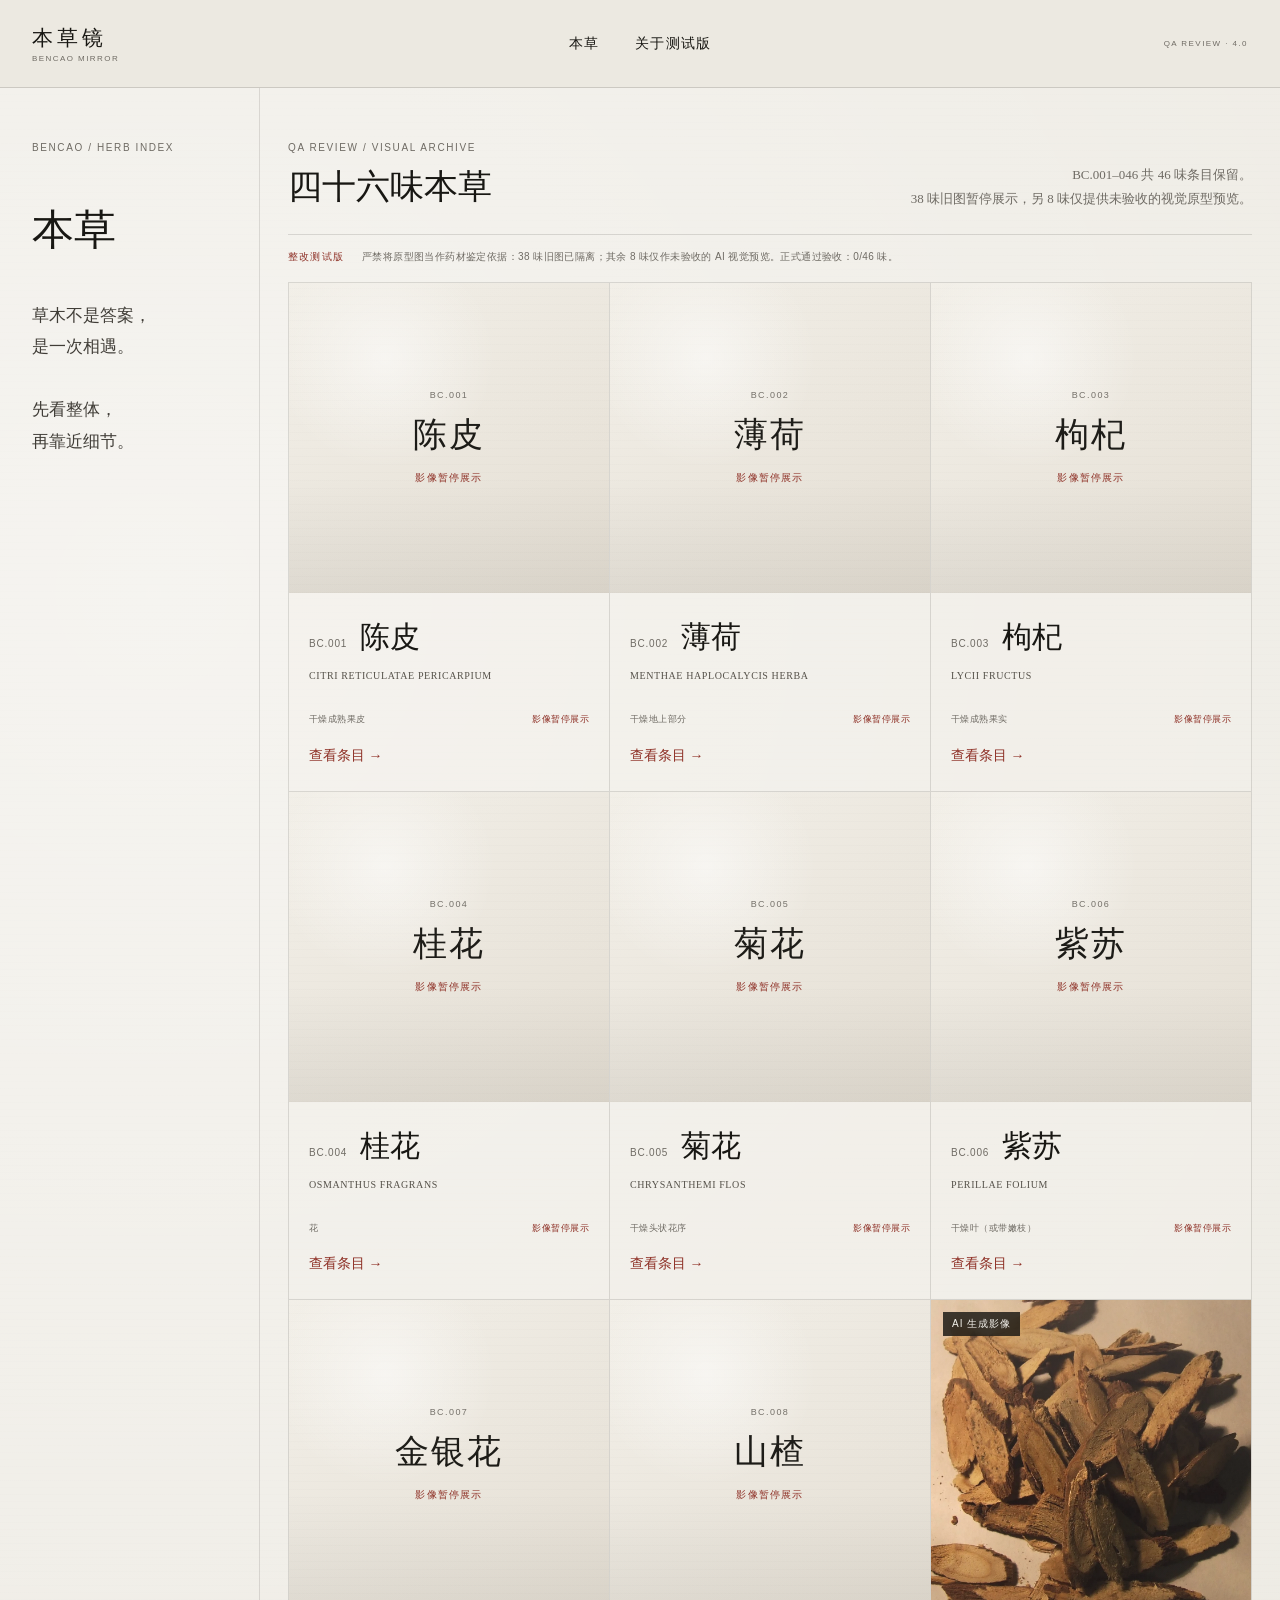
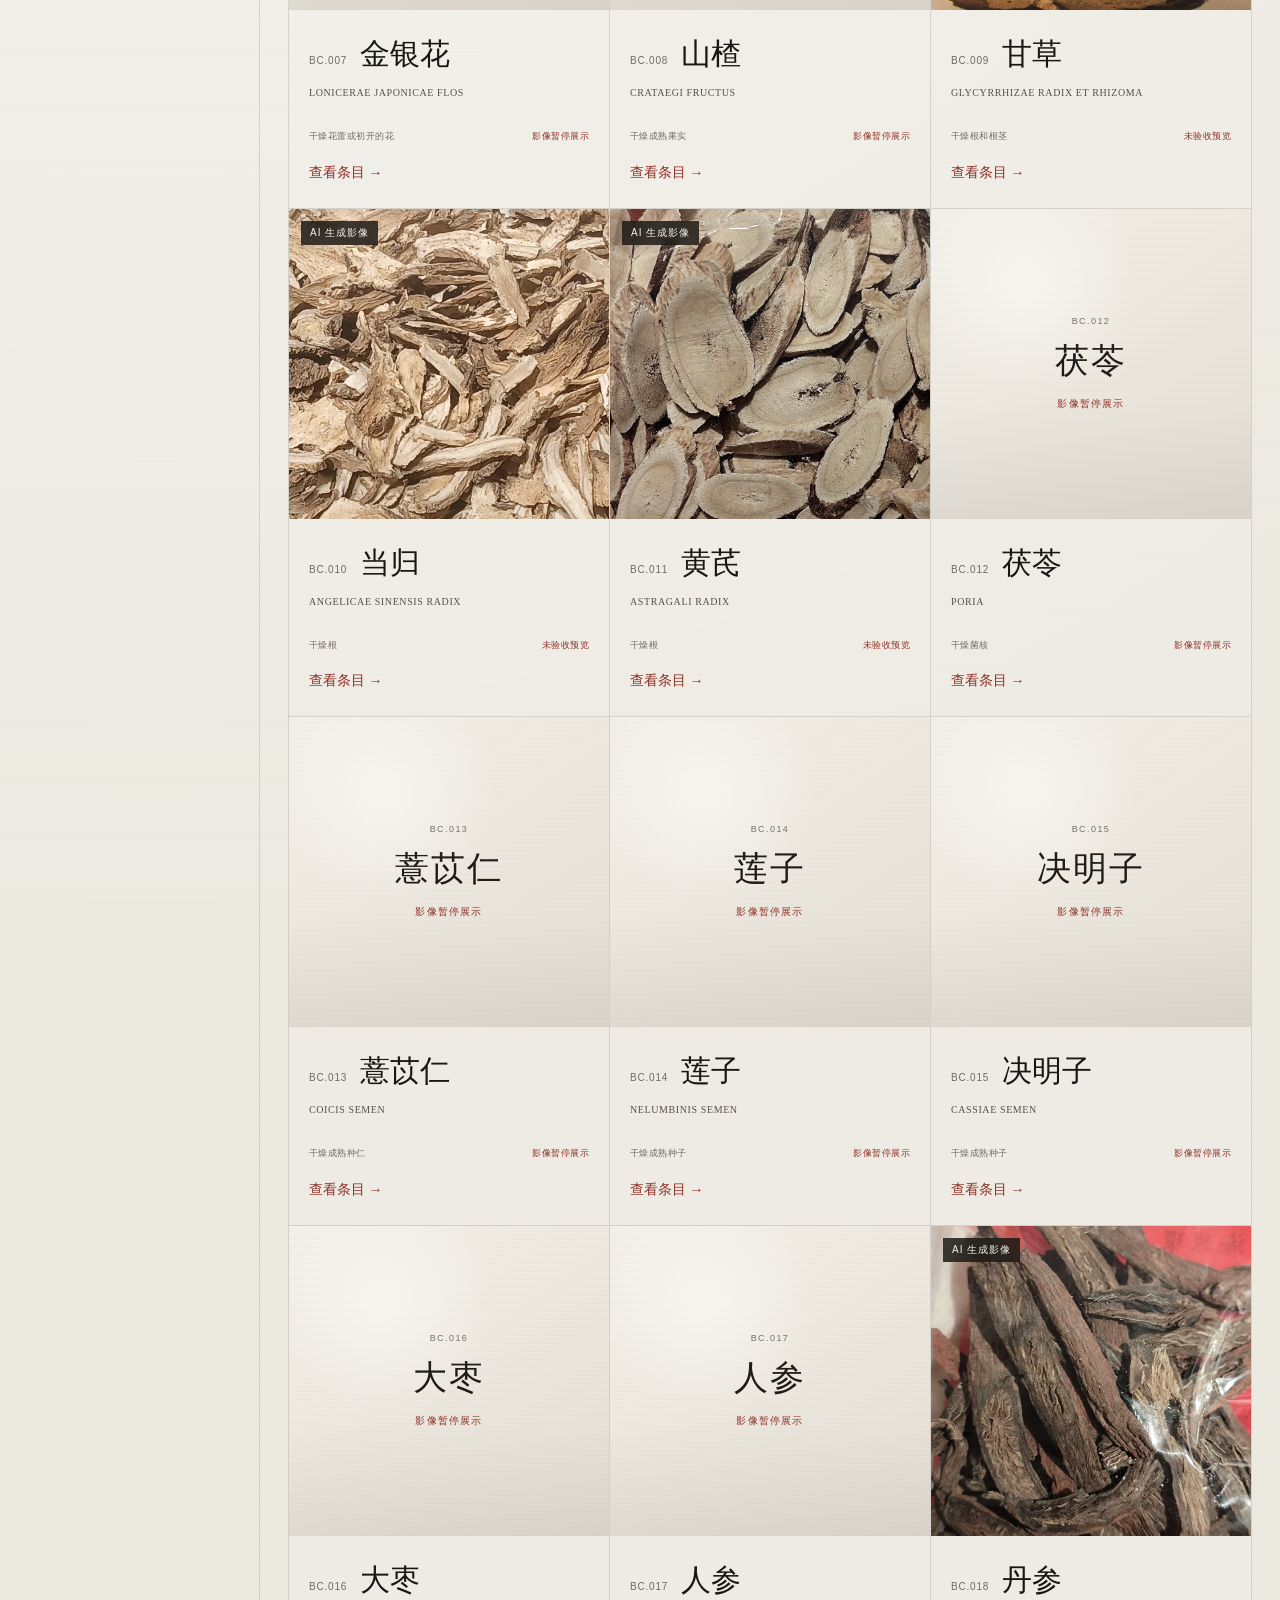
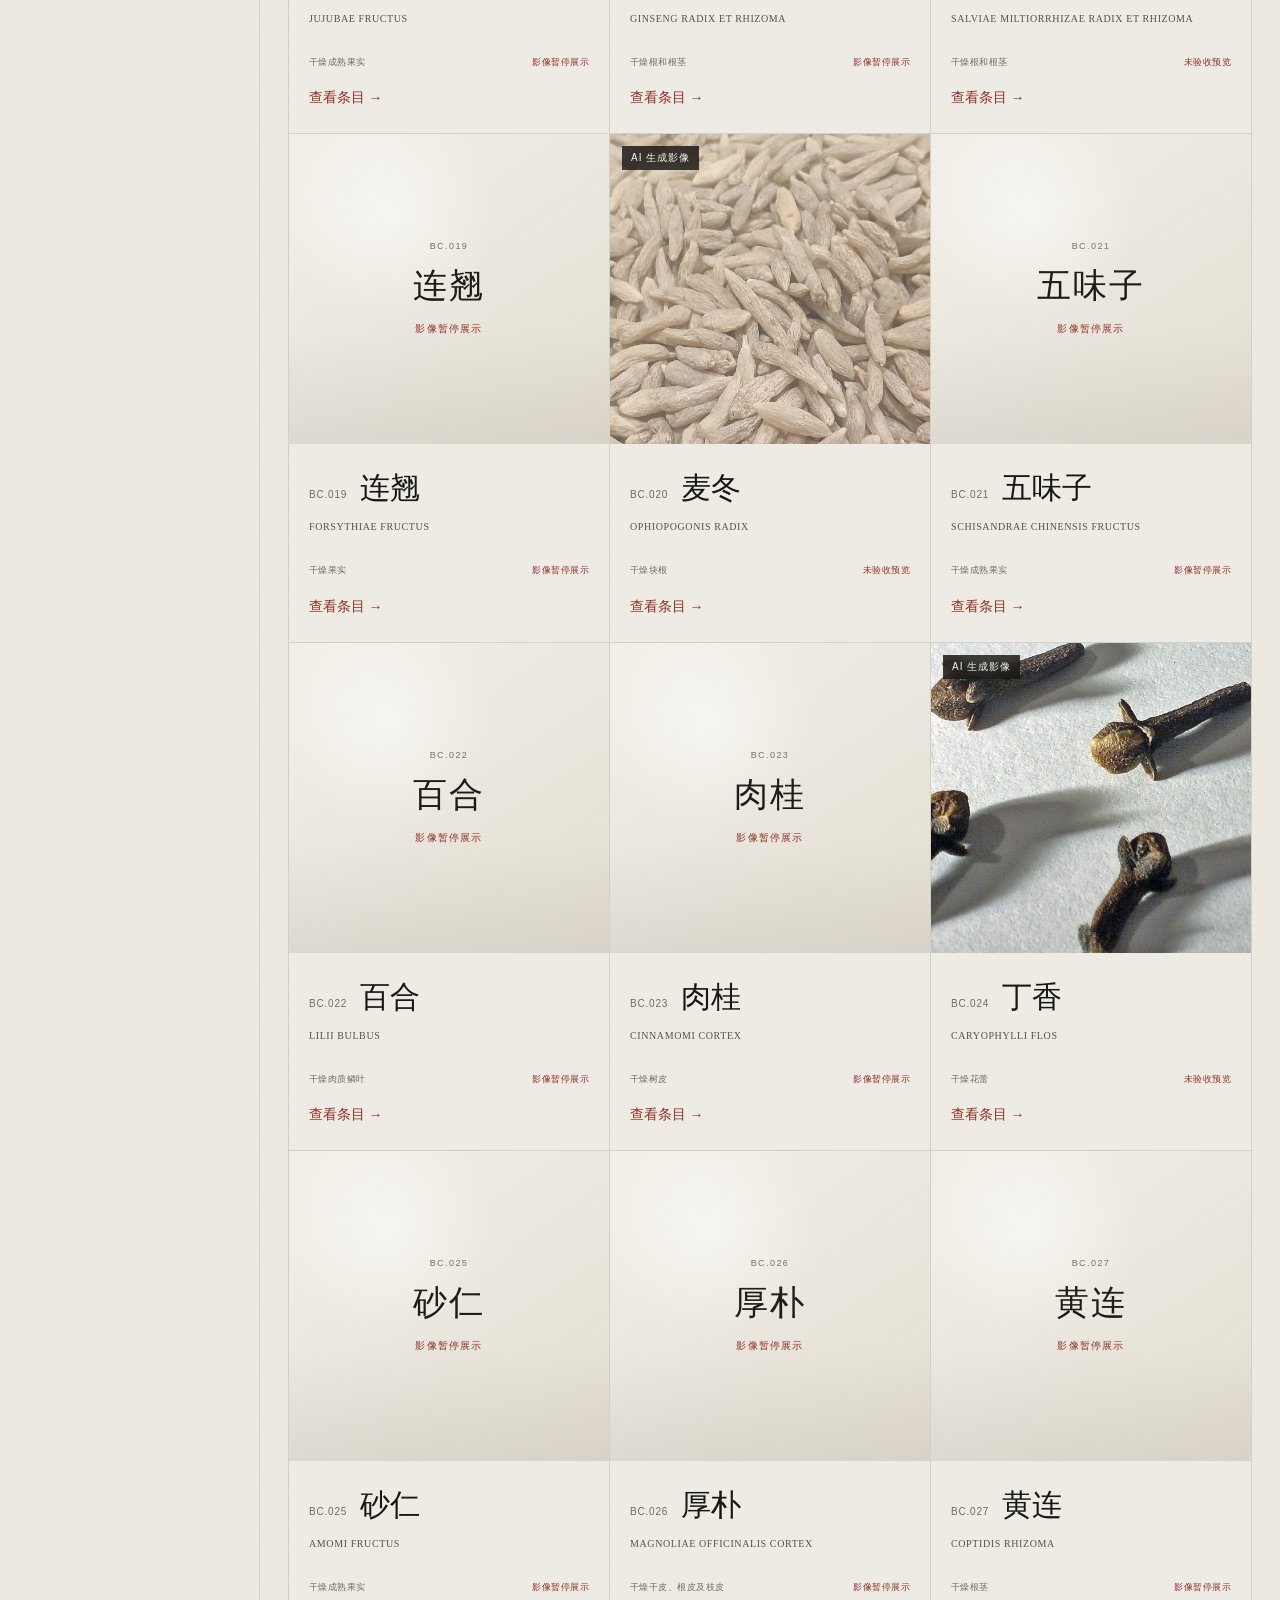
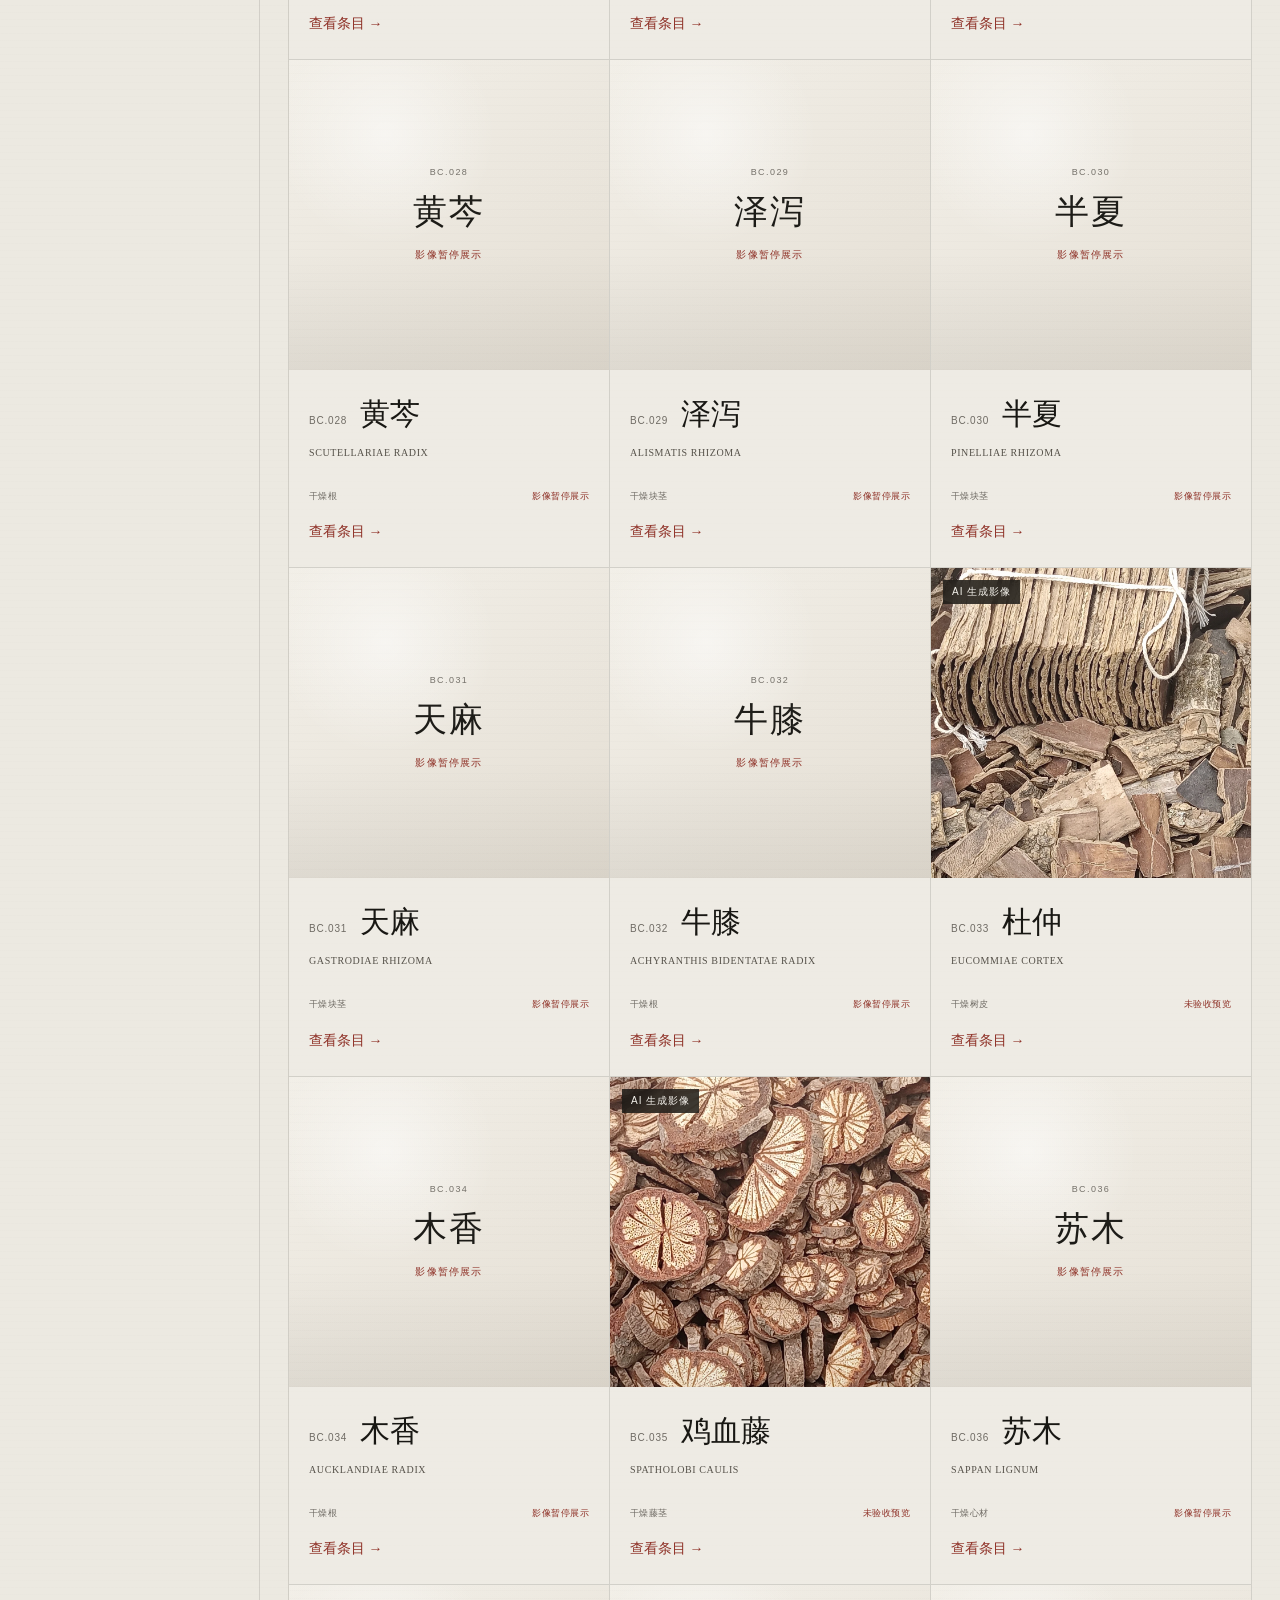
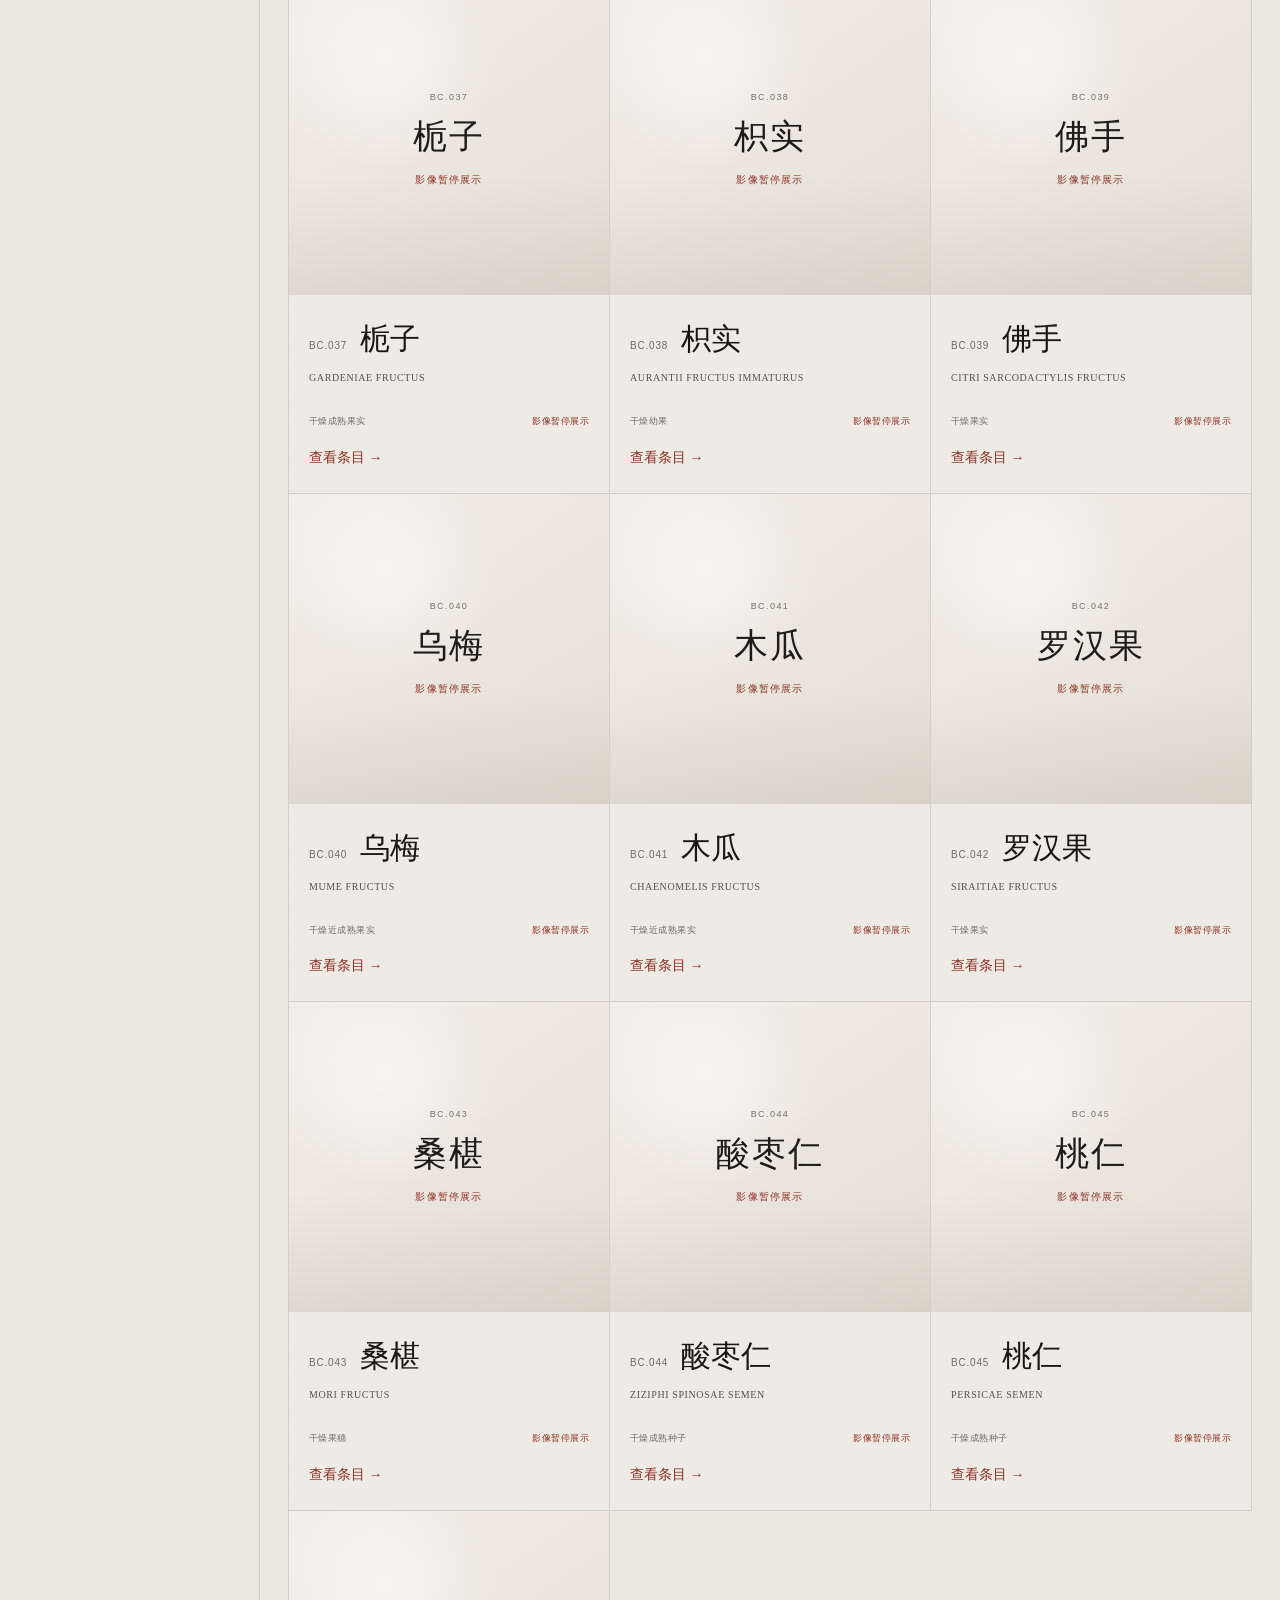
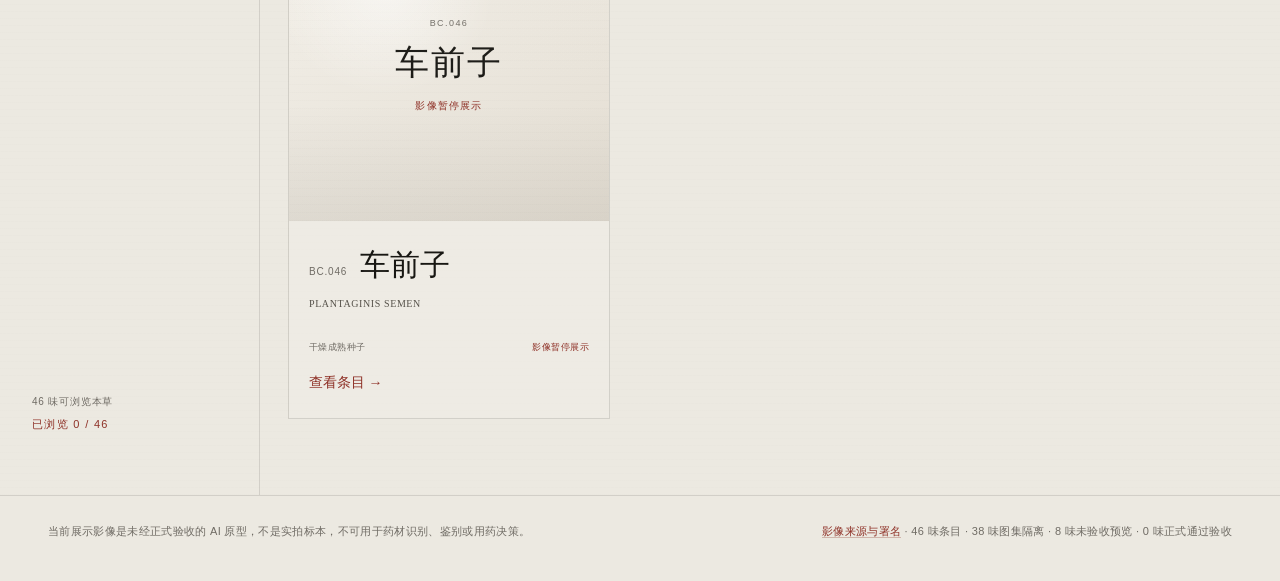
<file: index.html>
<!doctype html>
<html lang="zh-CN">
<head>
  <meta charset="UTF-8" />
  <meta name="viewport" content="width=device-width, initial-scale=1, viewport-fit=cover" />
  <meta name="theme-color" content="#ECE9E1" />
  <meta name="description" content="本草镜图像整改测试版：保留 46 味本草目录，暂停展示问题图集。" />
  <meta property="og:title" content="本草镜 BENCAO MIRROR｜影像审核版" />
  <meta property="og:description" content="46 味本草条目保留；问题图集暂停展示，其余仅为未验收的 AI 原型预览。" />
  <title>本草镜 BENCAO MIRROR｜影像审核版</title>
  <link rel="stylesheet" href="./styles.css?v=365vf3" />
  <link rel="stylesheet" href="./beta.css?v=400b1" />
  <link rel="stylesheet" href="./beta46.css?v=400b3" />
</head>
<body>
  <header class="global-nav" id="globalNav">
    <button class="brand" type="button" data-go-catalogue aria-label="回到本草目录">
      <span class="brand-cn">本草镜</span>
      <span class="brand-en">BENCAO MIRROR</span>
    </button>
    <nav class="nav-links" aria-label="主导航">
      <button type="button" data-go-catalogue>本草</button>
      <button type="button" data-open-about>关于测试版</button>
    </nav>
    <div class="nav-meta">QA REVIEW · 4.0</div>
  </header>

  <main id="app">
    <section id="catalogueView" class="catalogue-view" aria-label="本草目录">
      <aside class="catalogue-aside">
        <p class="eyebrow">BENCAO / HERB INDEX</p>
        <h1>本草</h1>
        <p class="catalogue-thesis">草木不是答案，<br>是一次相遇。<br><br>先看整体，<br>再靠近细节。</p>
        <div class="beta-aside-meta">
          <p id="catalogueTotal">46 味可浏览本草</p>
          <p class="catalogue-count" id="catalogueCount">已浏览 0 / 46</p>
        </div>
      </aside>
      <div class="catalogue-main">
        <div class="catalogue-heading">
          <div>
            <p class="eyebrow">QA REVIEW / VISUAL ARCHIVE</p>
            <h2>四十六味本草</h2>
          </div>
          <p>BC.001–046 共 46 味条目保留。<br>38 味旧图暂停展示，另 8 味仅提供未验收的视觉原型预览。</p>
        </div>
        <div class="beta-status"><span>整改测试版</span><b>严禁将原型图当作药材鉴定依据：38 味旧图已隔离；其余 8 味仅作未验收的 AI 视觉预览。正式通过验收：0/46 味。</b></div>
        <div class="herb-grid" id="herbGrid"></div>
      </div>
    </section>
    <section id="detailView" class="detail-view" hidden></section>
  </main>

  <dialog id="aboutDialog" class="sheet-dialog">
    <button class="dialog-close" type="button" data-dialog-close aria-label="关闭">×</button>
    <p class="eyebrow">ABOUT / PUBLIC BETA</p>
    <h2>这是本草镜的图像纠错公开测试版。</h2>
    <p class="dialog-lead">本草目录保留 BC.001–046 全部 46 味条目。32 味已发现显著错图或部位偏题，6 味存在较高的身份或结构疑点：这 38 味图集已经隔离。剩余 8 味仅作为未验收的 AI 原型预览，不能用于辨别药材。</p>
    <div class="about-rule"></div>
    <p>本草镜不是在线问诊、处方或药材质量鉴定工具。页面中的传统本草名称、来源与药用部位用于文化与材料观察；如涉及用药、疾病或个人健康决策，请使用可靠的专业医疗信息来源。</p>
    <p><strong>页面上的影像全部是 AI 生成图像，没有一张是实拍药材记录。</strong>当前展示的 AI 原型均标有「AI 生成影像」和未验收声明；有风险的 38 味旧图集已经暂停展示。其中大部分以 Wikimedia Commons 的公开许可照片为参考源，参考源的原作者与许可逐条列在<a href="./credits.html">影像来源与署名</a>；BC.001–BC.006 与 BC.041–BC.045 共 11 味的参考源尚未记录，credits 页单独列出。</p>
    <p class="beta-about-note">如果你是第一次使用：任选一味进入条目，看看你会不会自然地继续翻到下一味。把卡住你的地方直接告诉分享给你这个链接的人即可。</p>
  </dialog>

  <dialog id="imageDialog" class="beta-lightbox">
    <button class="beta-lightbox-close" type="button" data-dialog-close aria-label="关闭">×</button>
    <button class="beta-lightbox-prev" type="button" data-prev-image aria-label="上一张">←</button>
    <figure><img id="lightboxImage" alt=""><figcaption id="lightboxCaption"></figcaption></figure>
    <button class="beta-lightbox-next" type="button" data-next-image aria-label="下一张">→</button>
  </dialog>

  <footer class="site-footer">
    <p>当前展示影像是未经正式验收的 AI 原型，不是实拍标本，不可用于药材识别、鉴别或用药决策。</p>
    <p><a href="./credits.html">影像来源与署名</a> · 46 味条目 · 38 味图集隔离 · 8 味未验收预览 · 0 味正式通过验收</p>
  </footer>

  <script src="./app46.js?v=400qa2"></script>
</body>
</html>
</file>
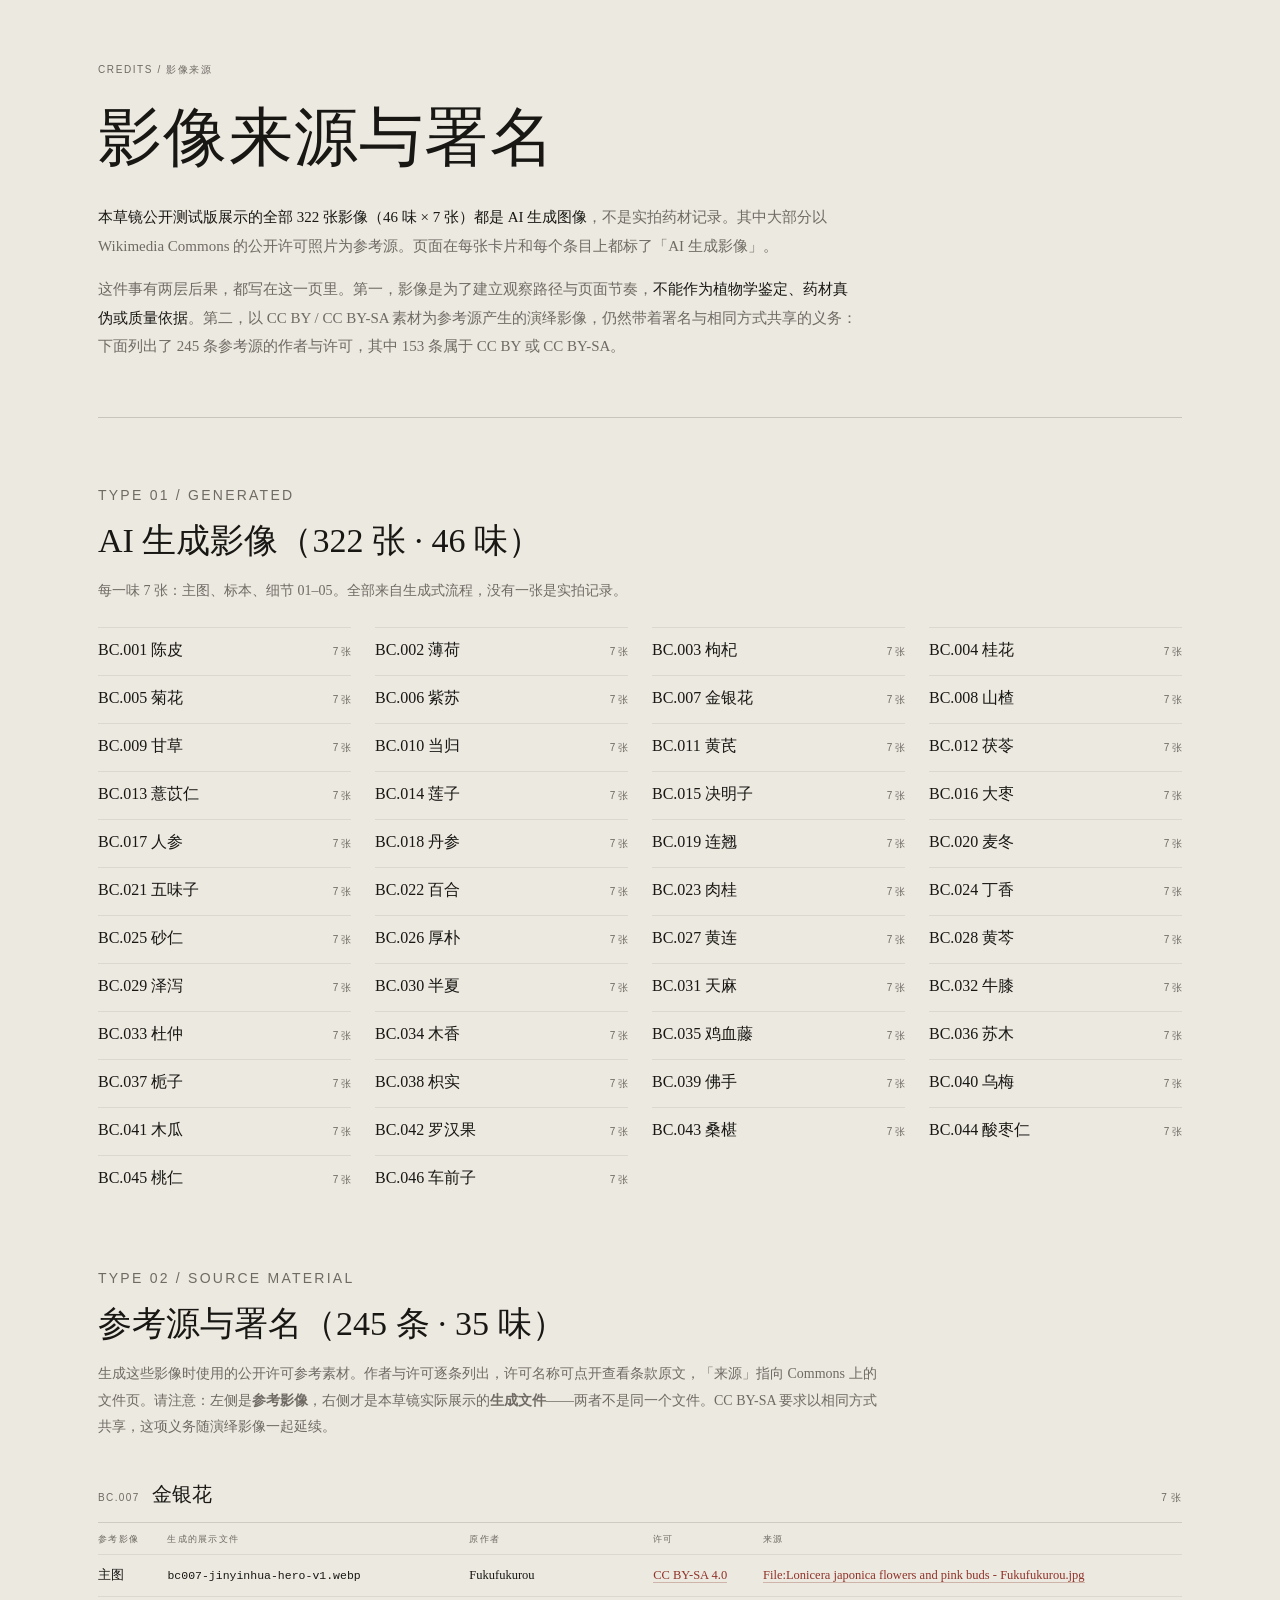
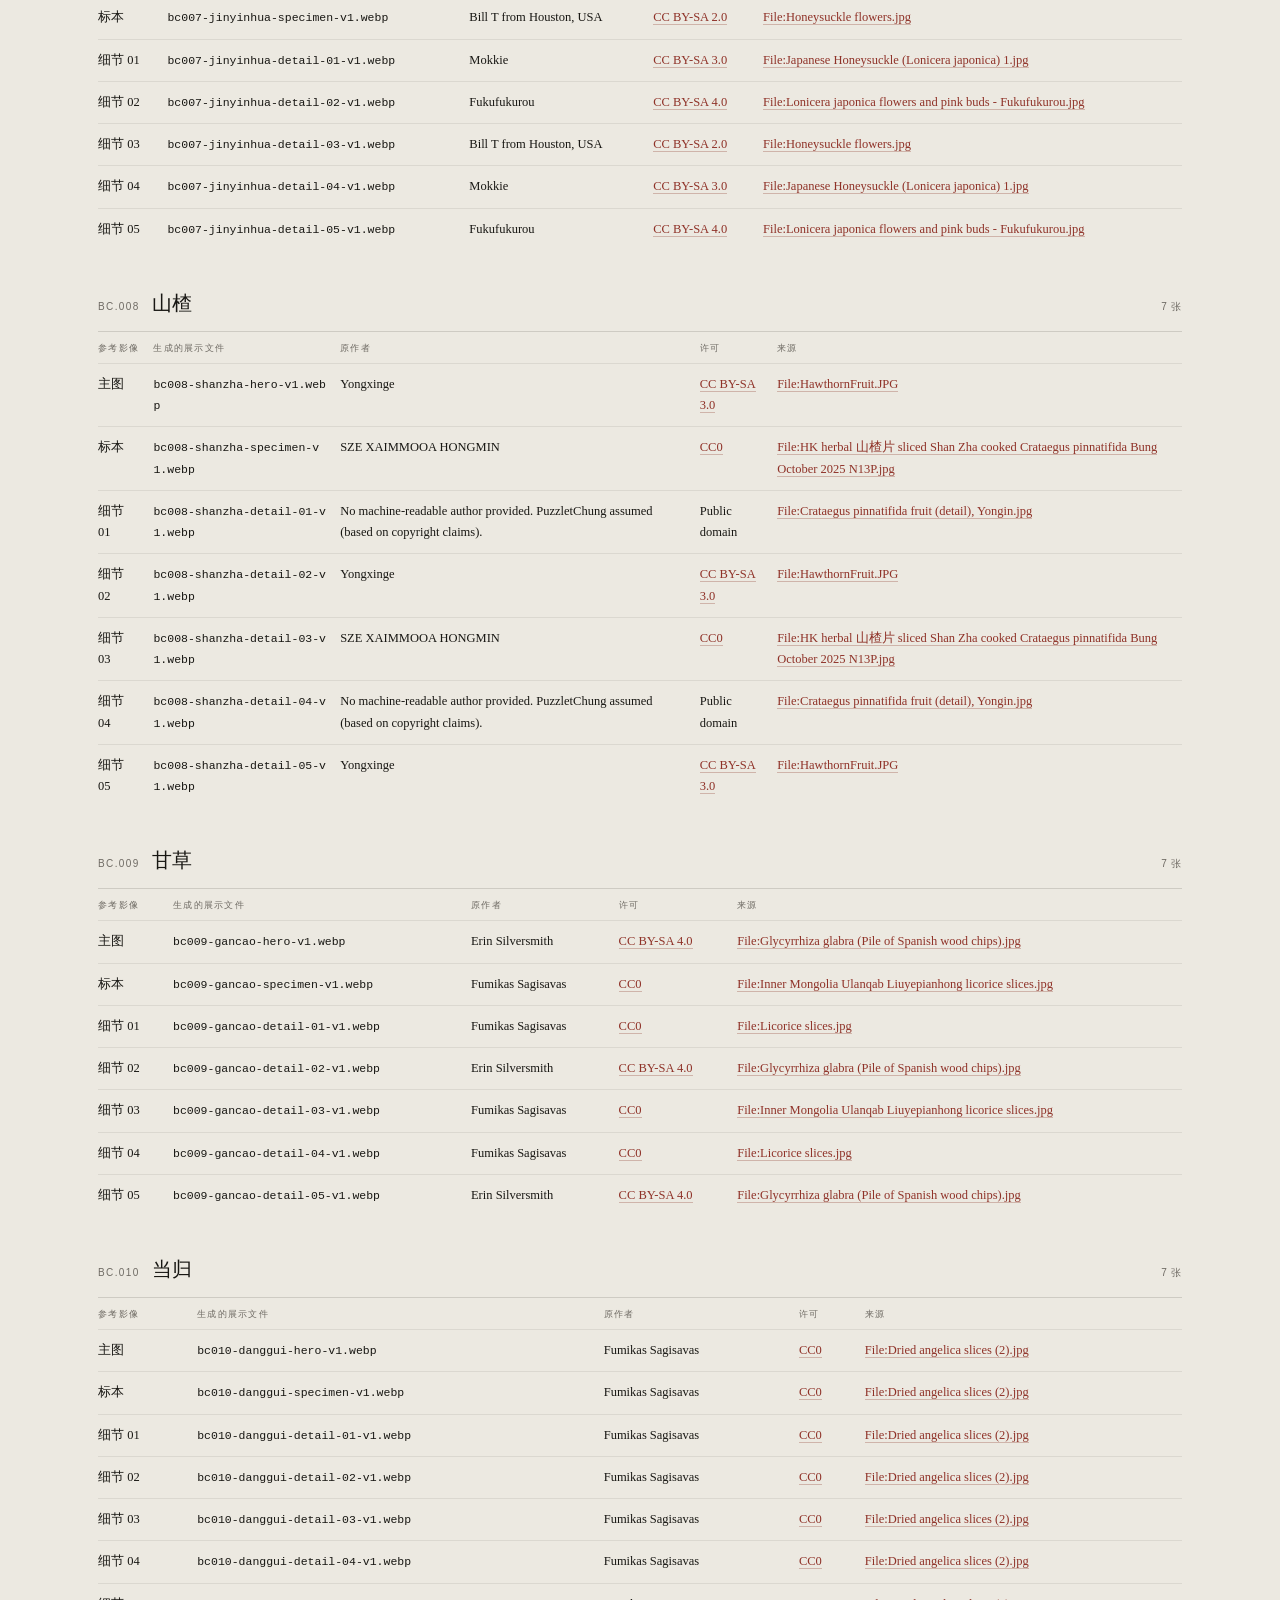
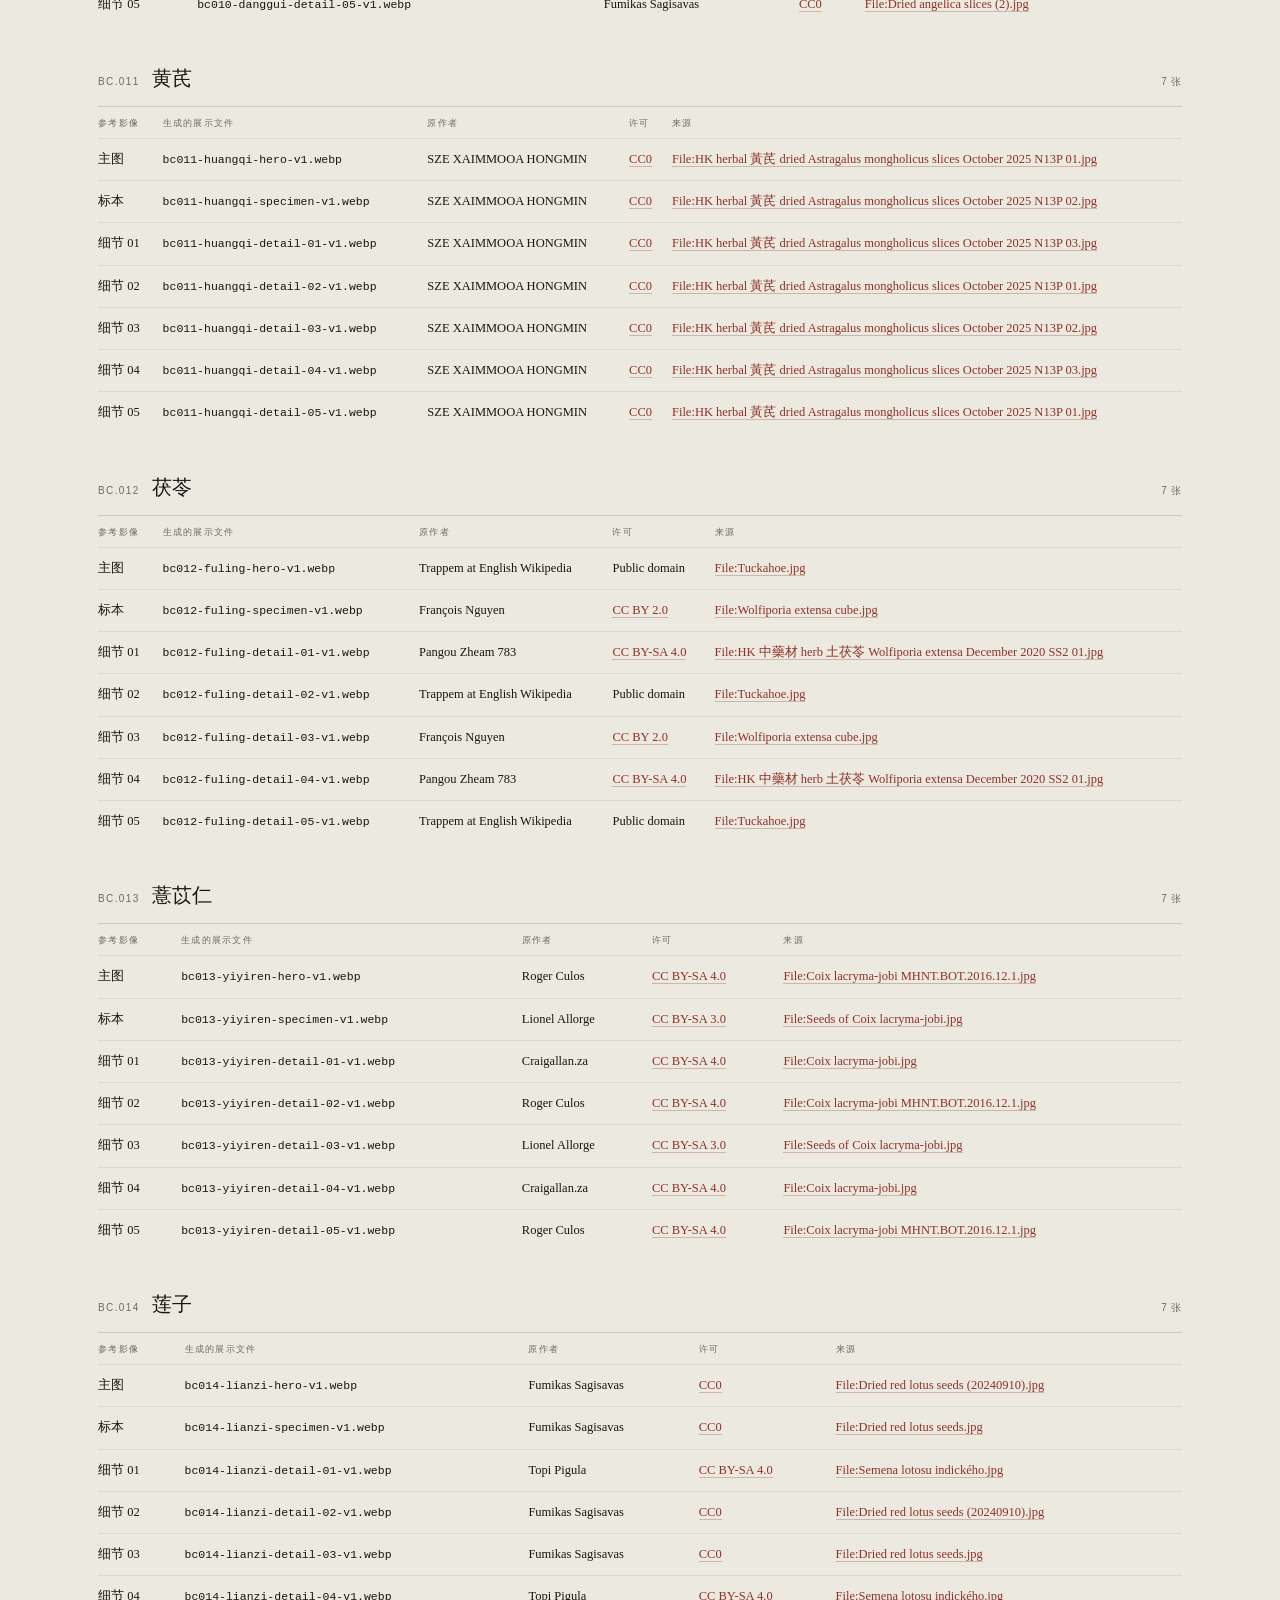
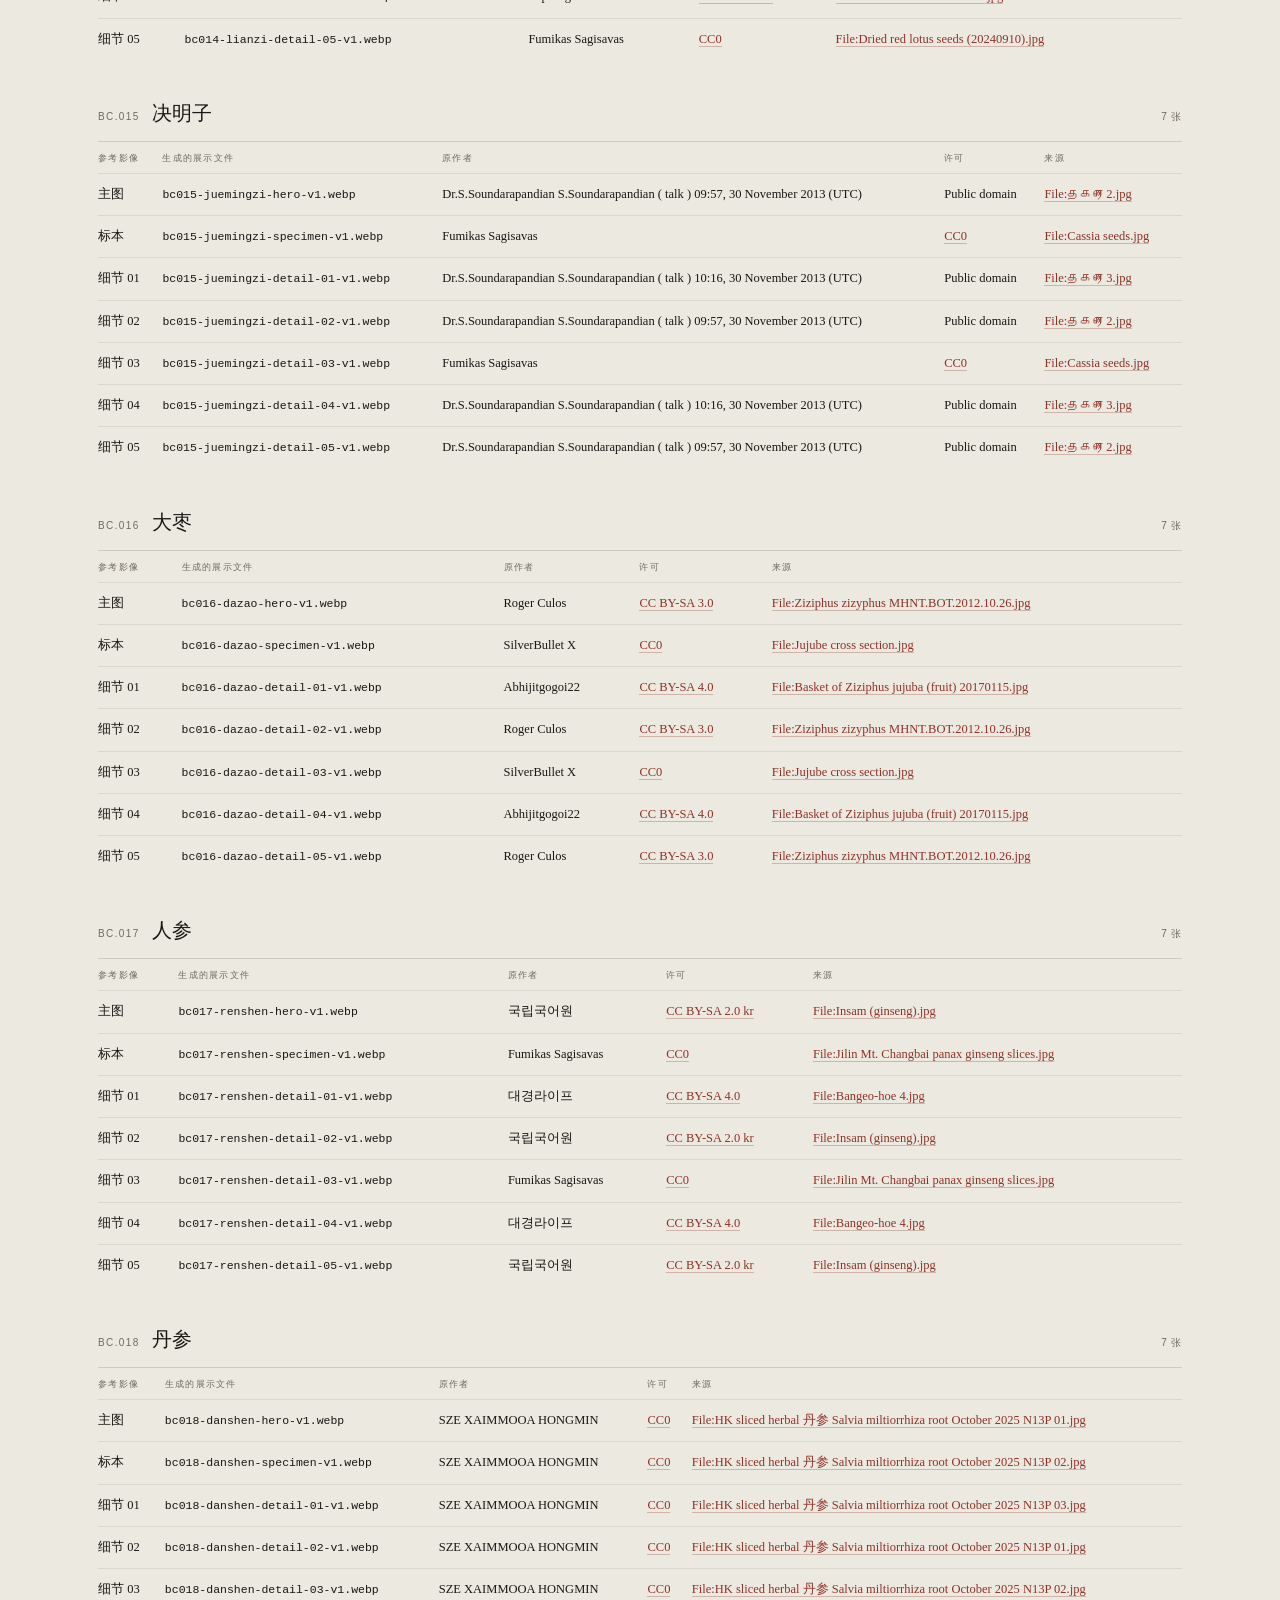
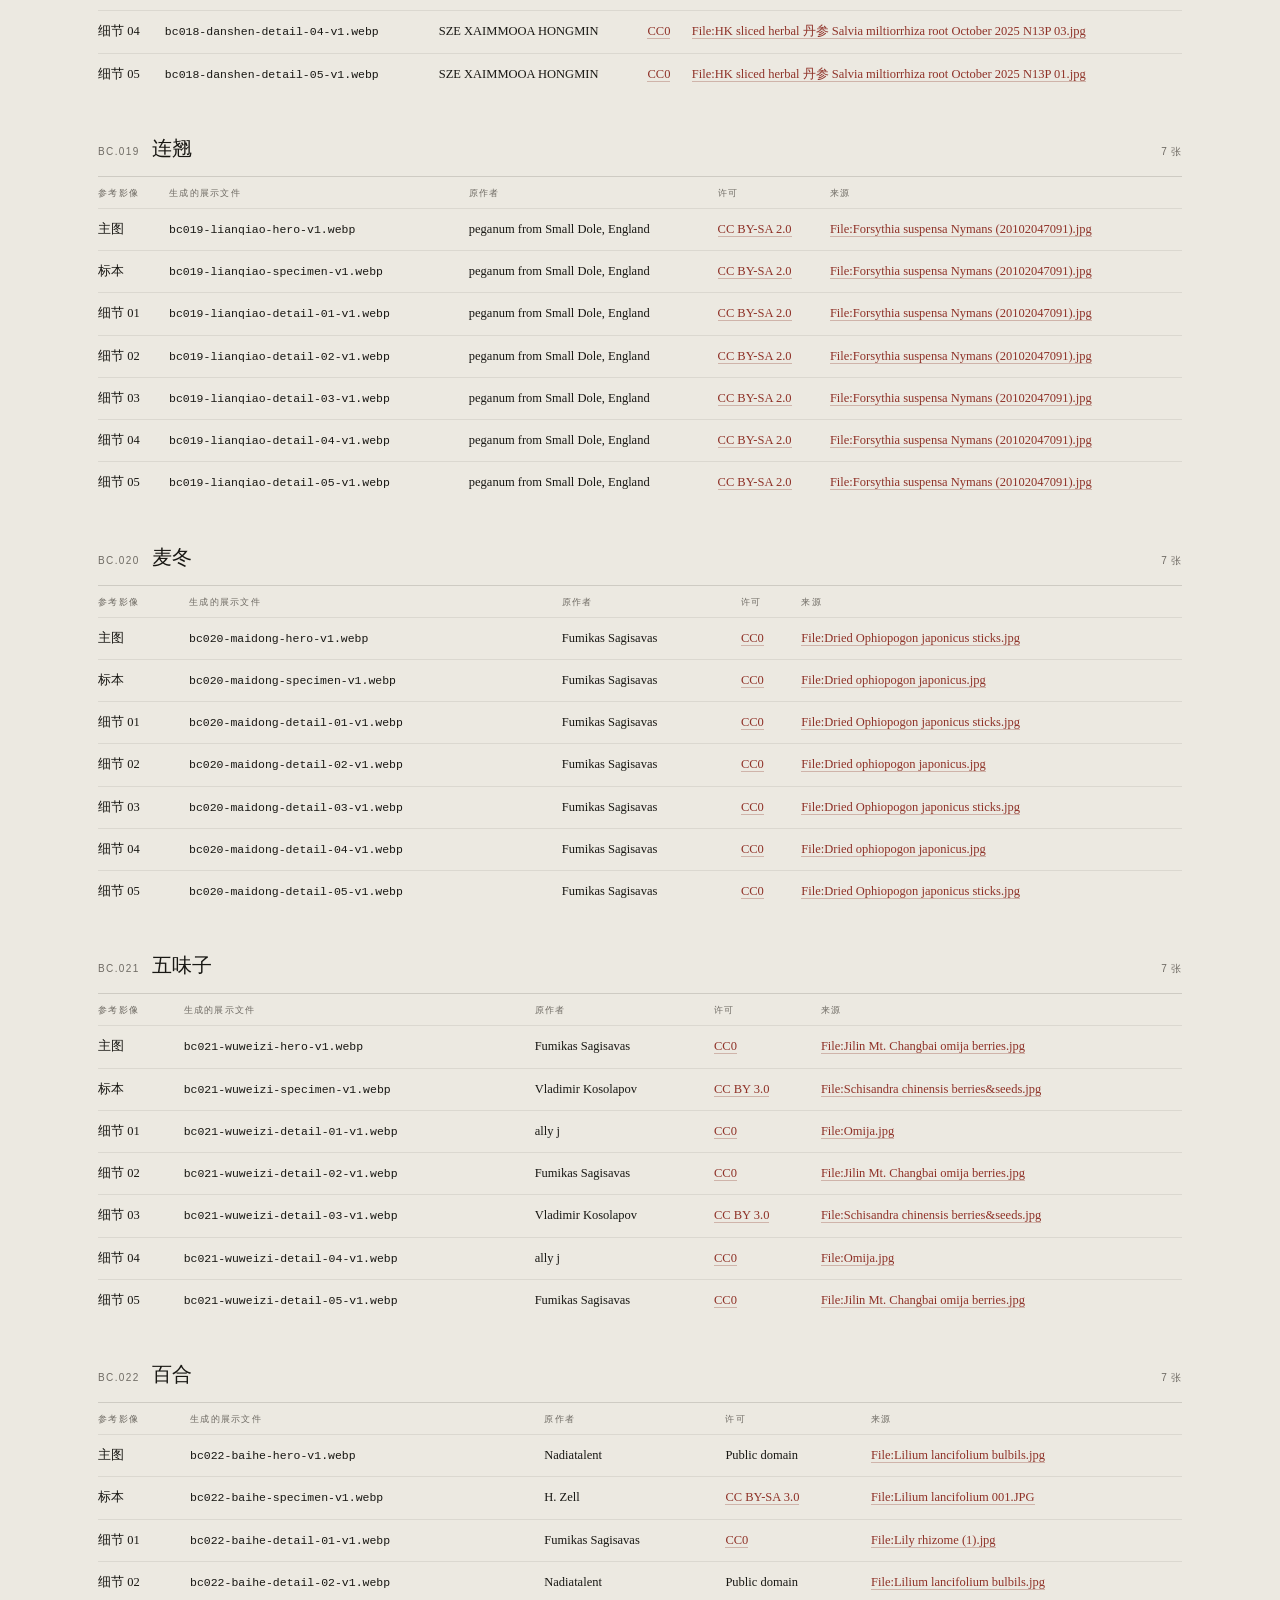
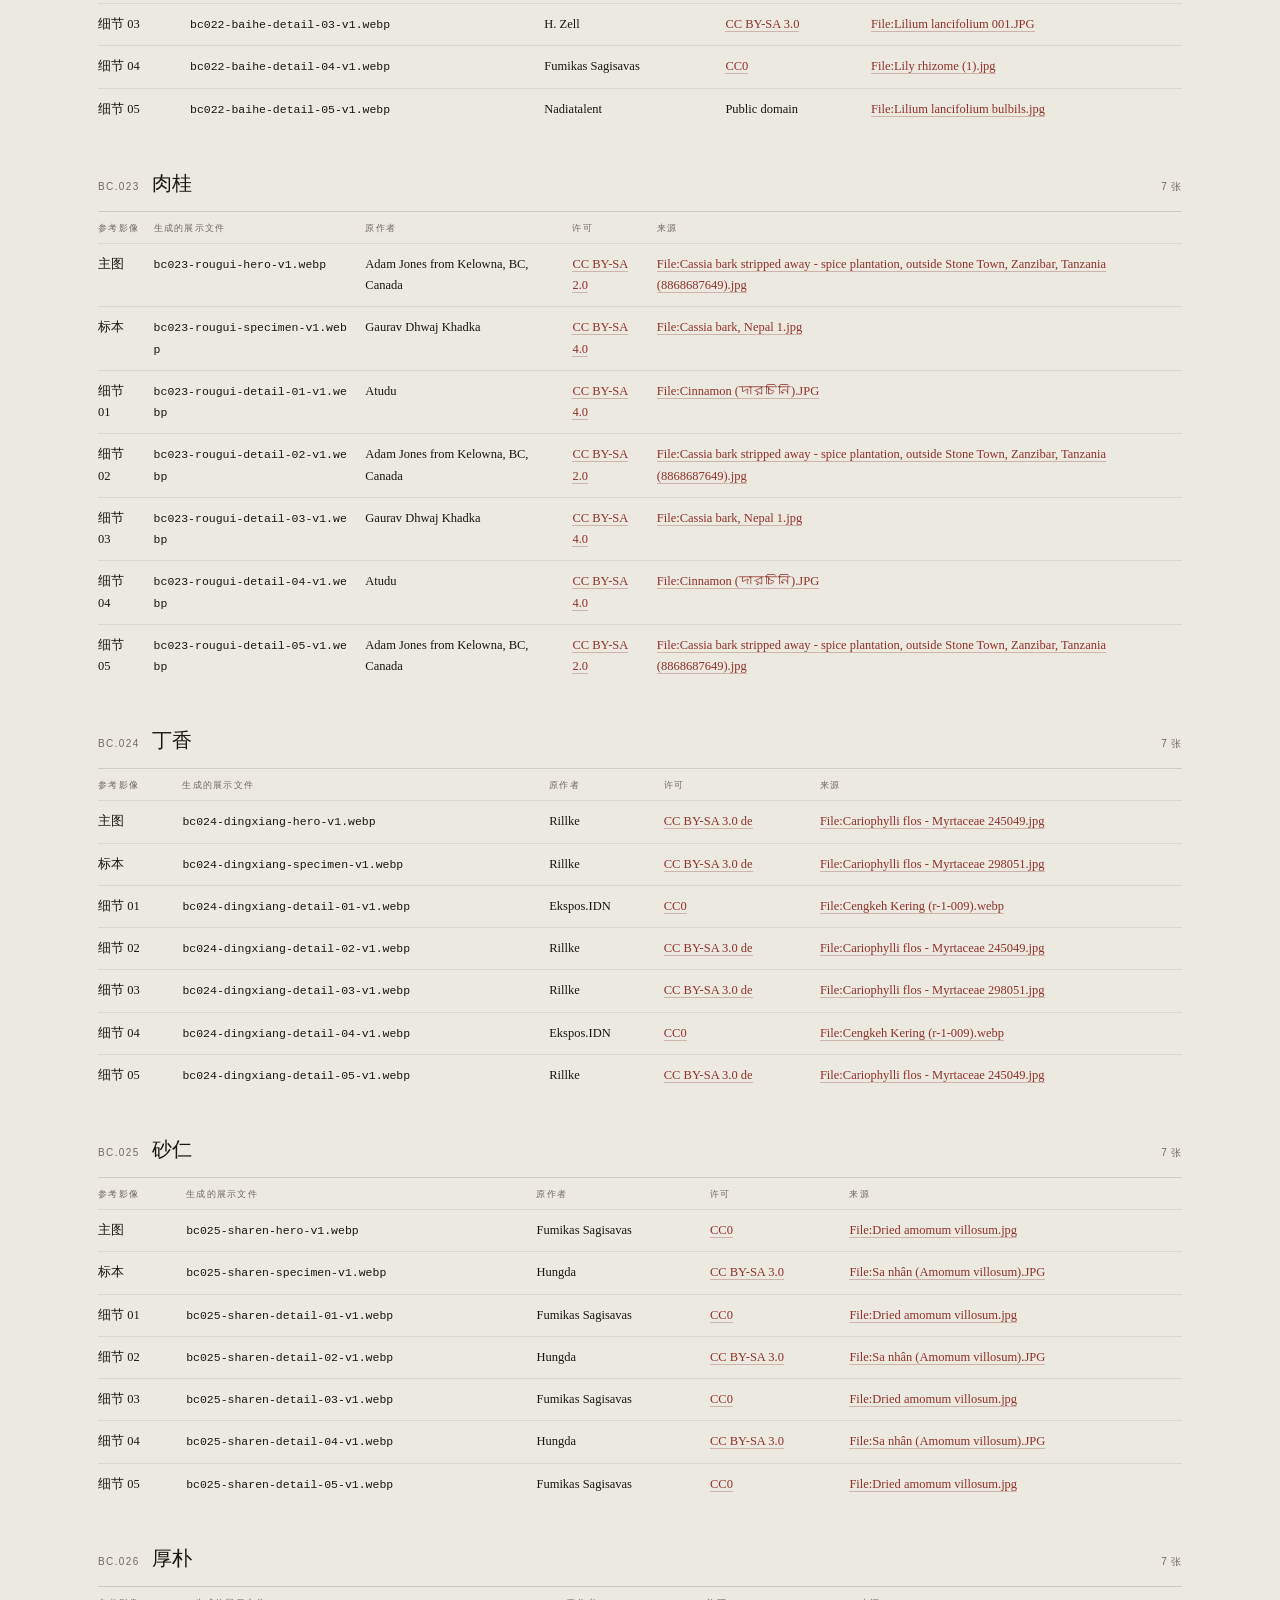
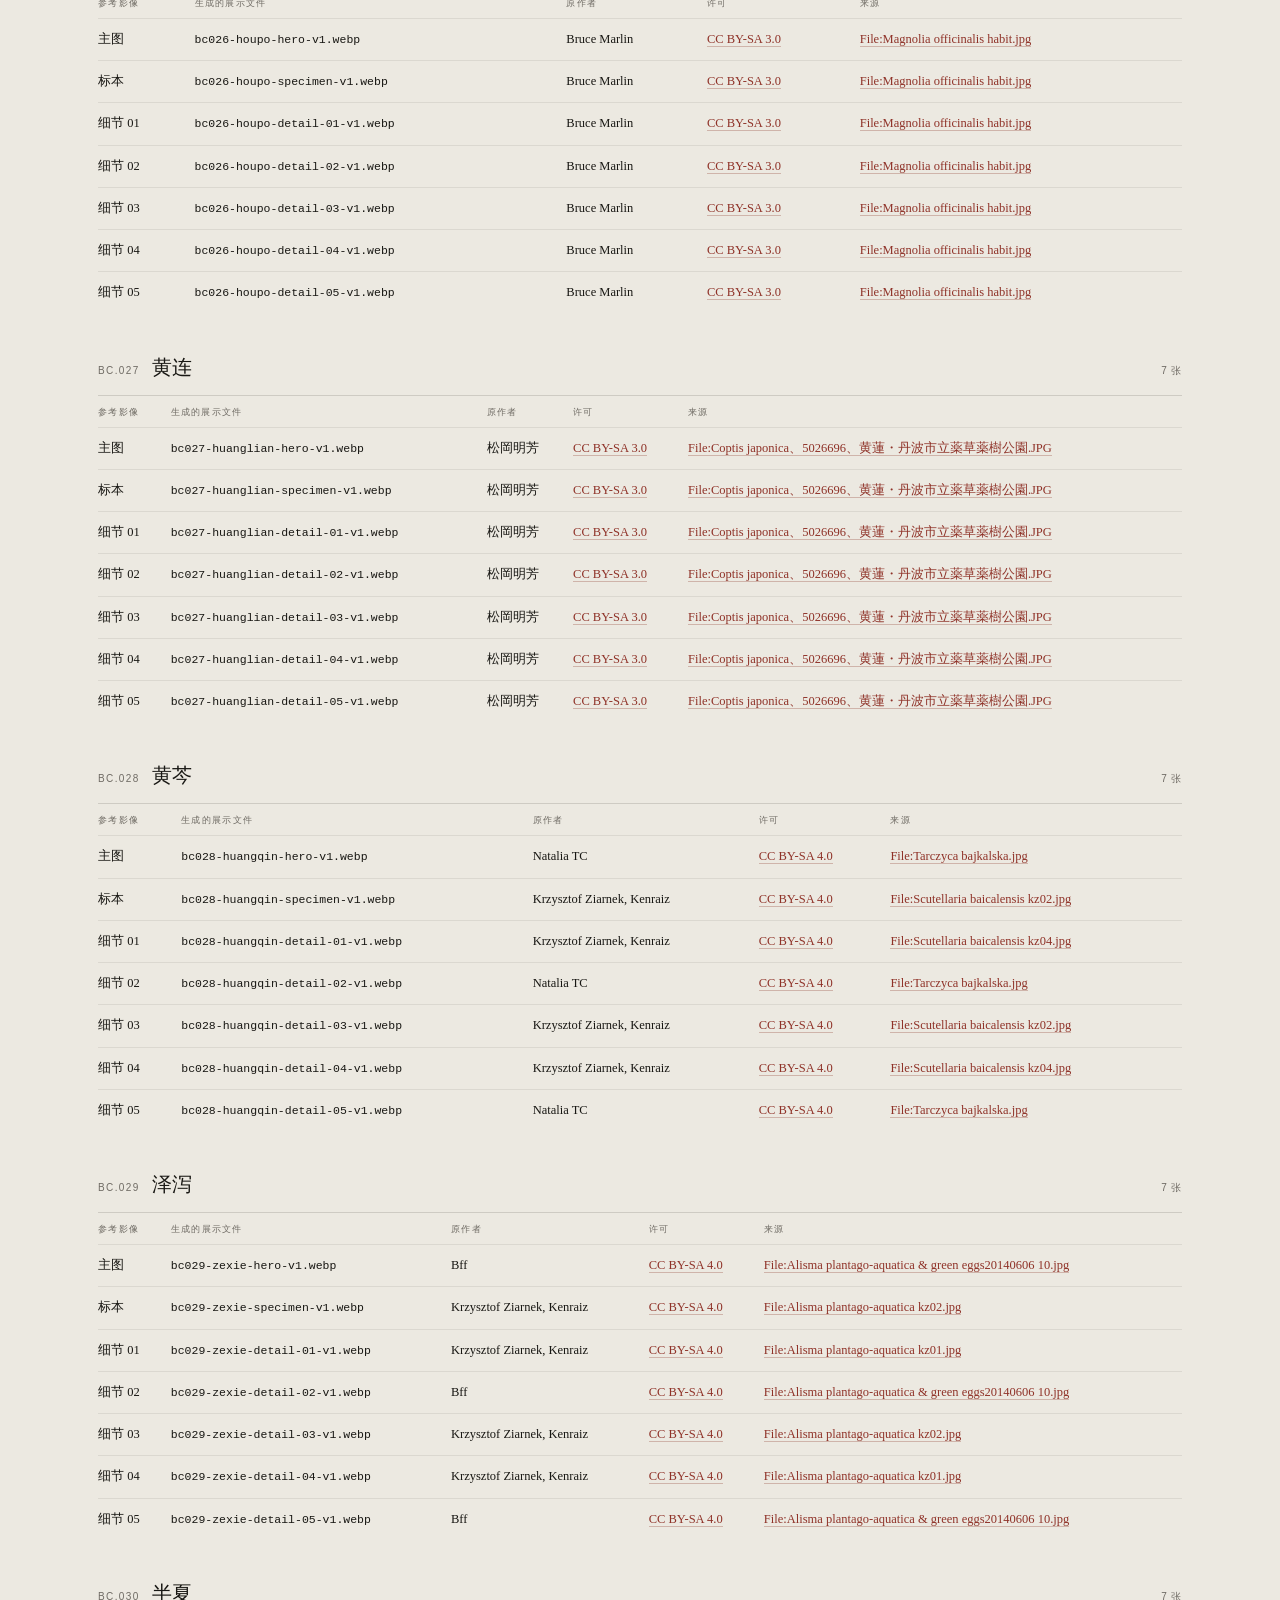
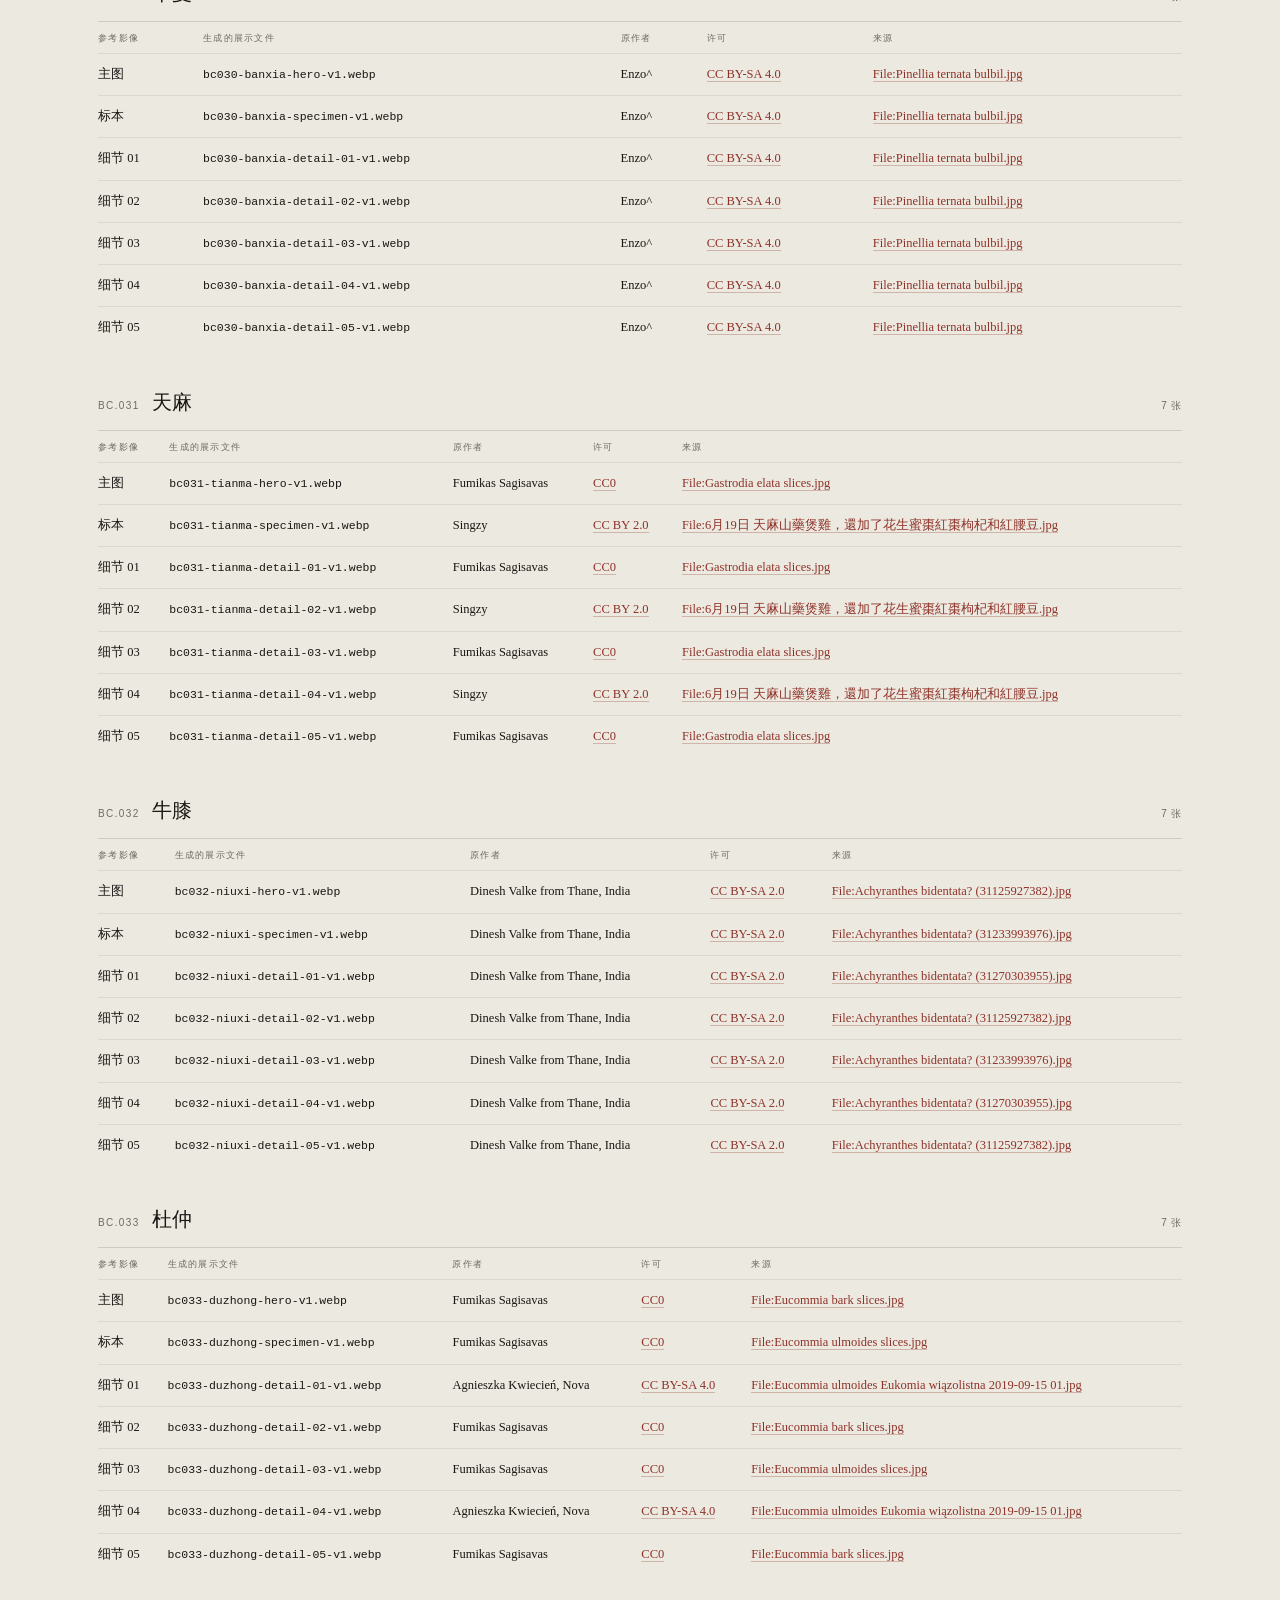
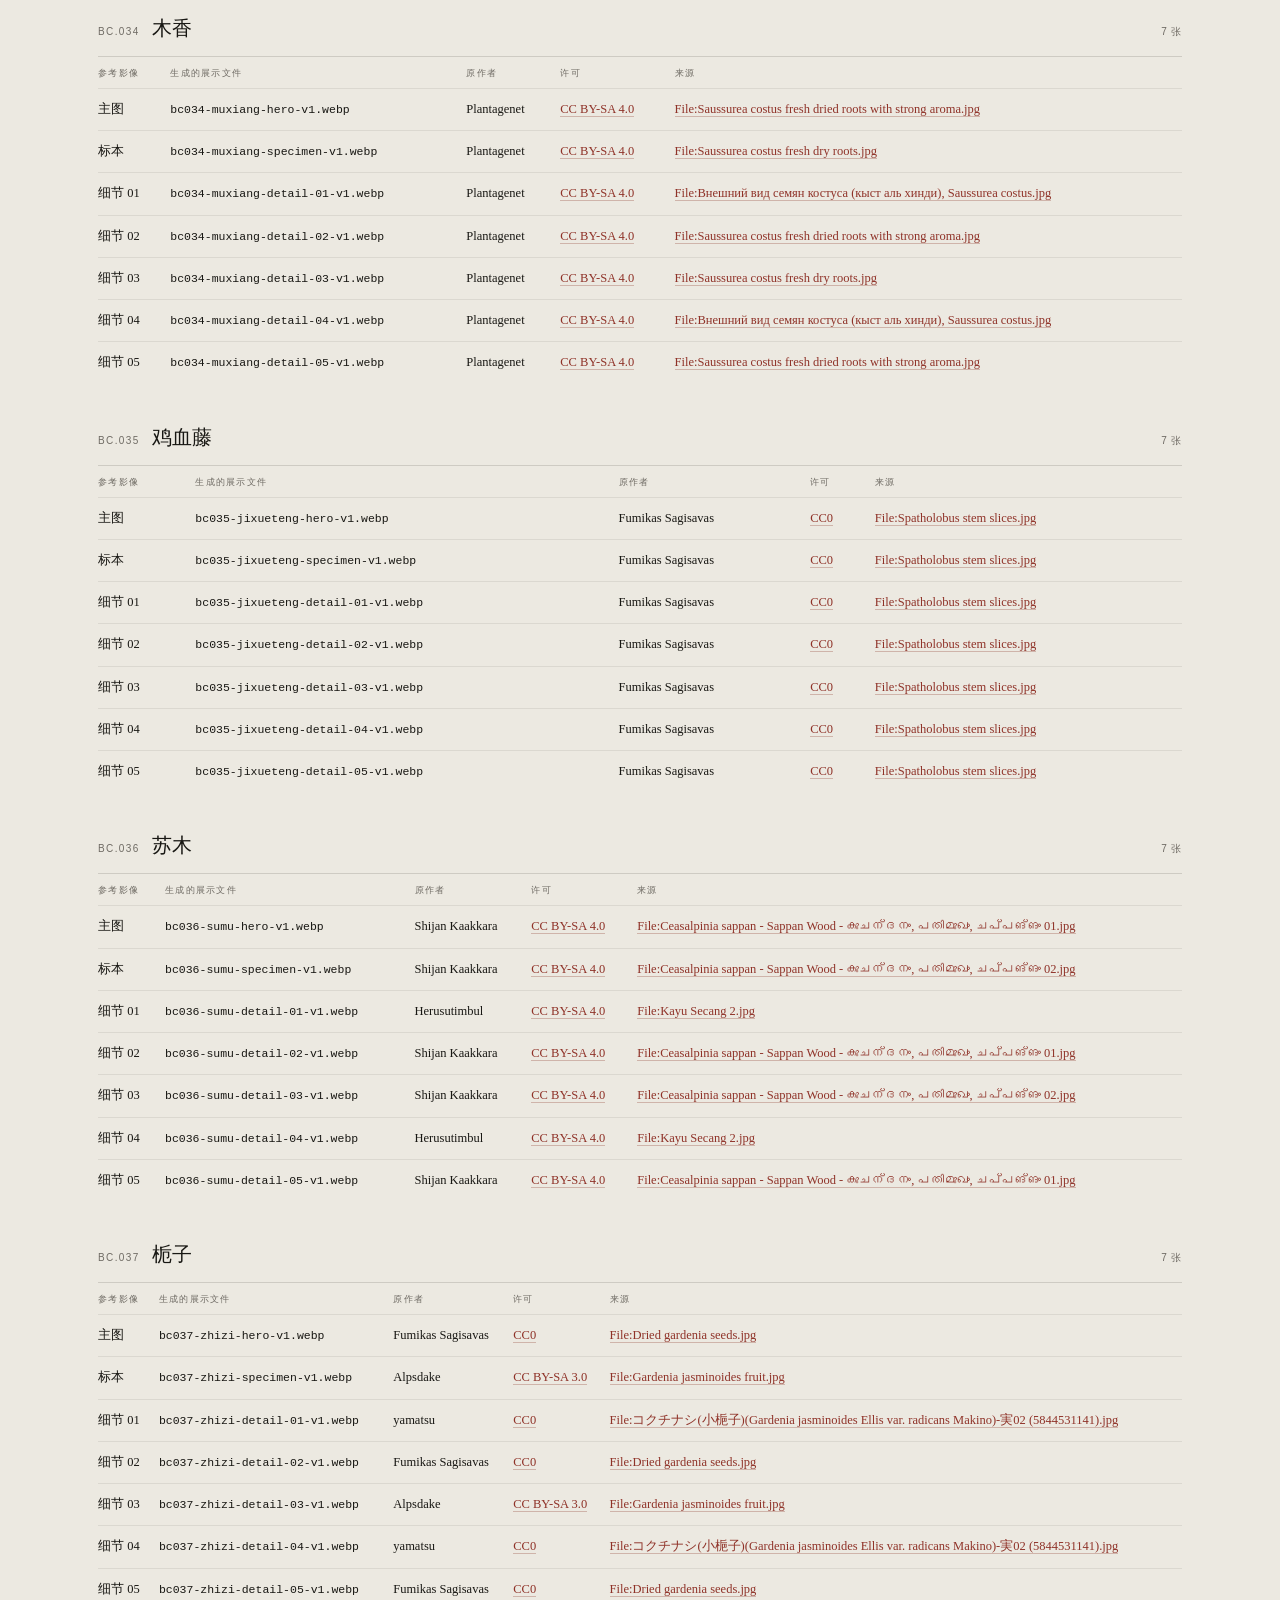
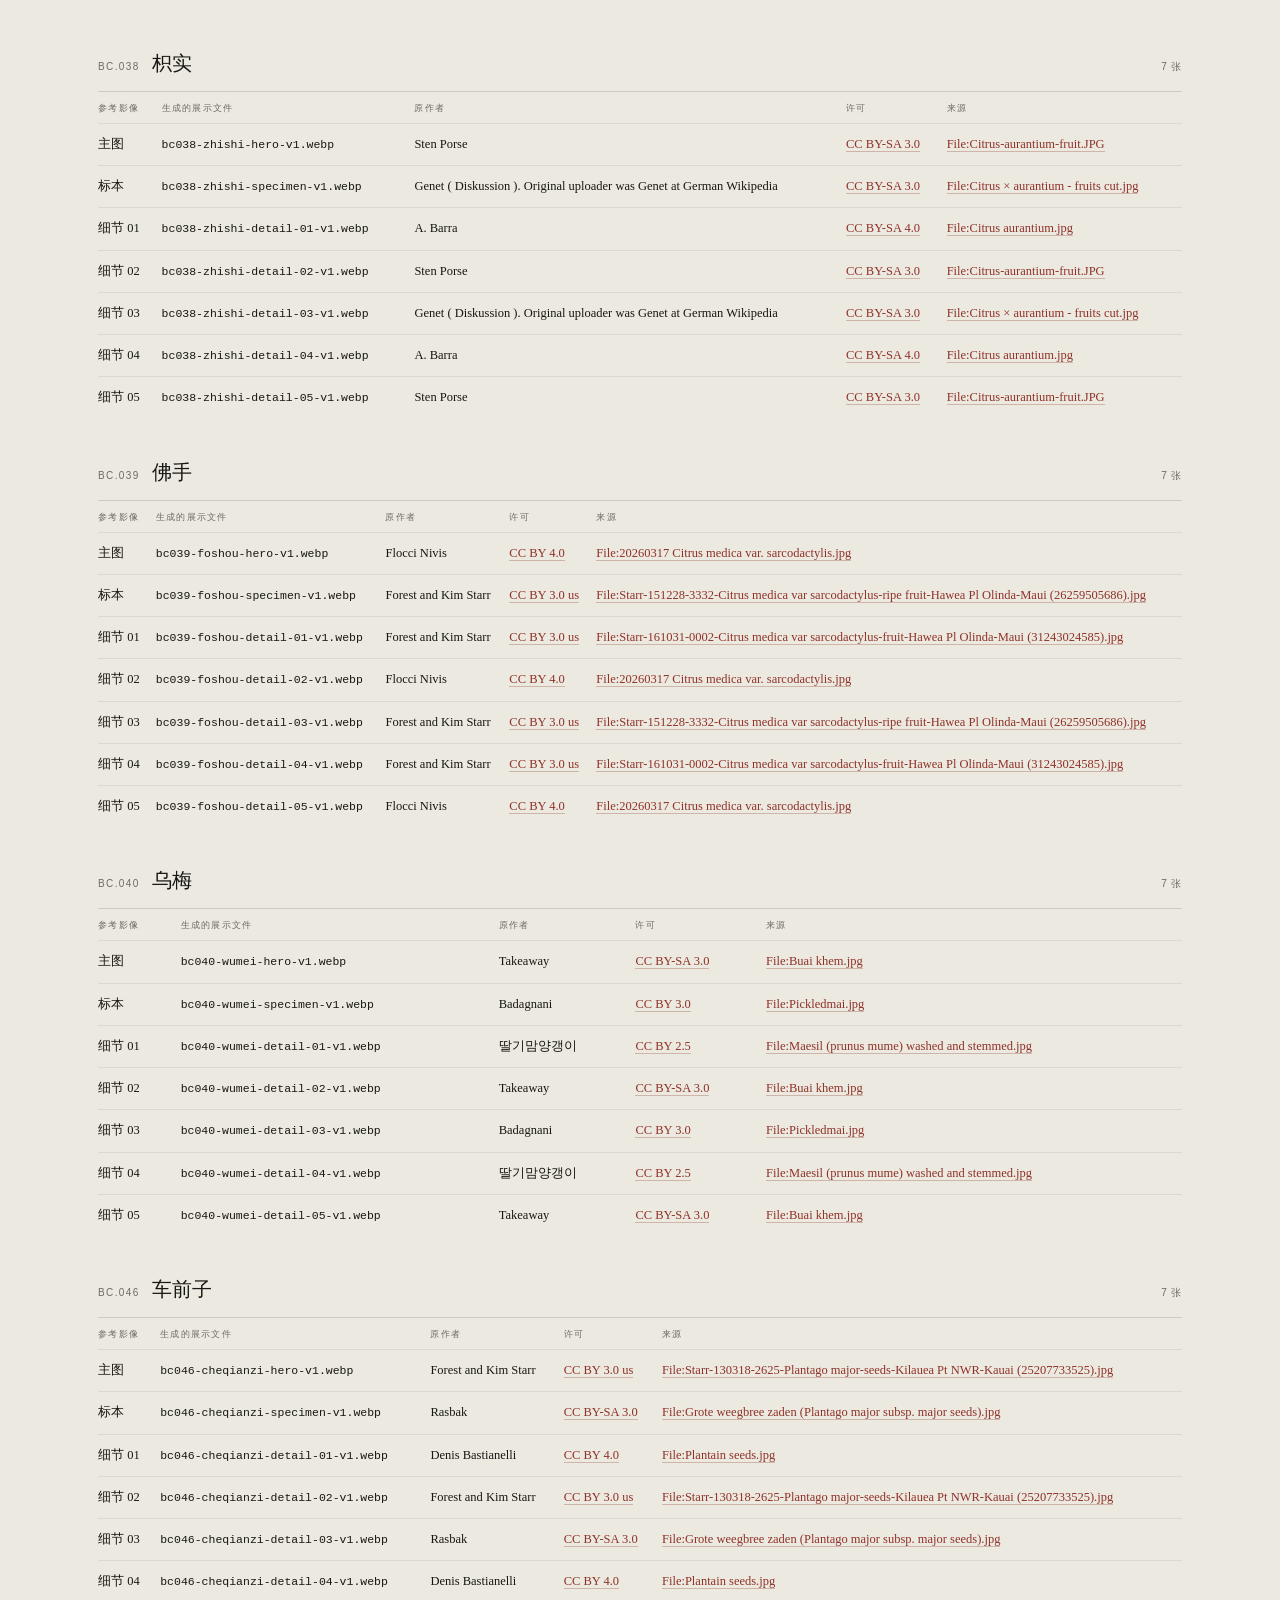
<file: credits.html>
<!doctype html>
<html lang="zh-CN">
<head>
<meta charset="UTF-8" />
<meta name="viewport" content="width=device-width, initial-scale=1" />
<meta name="theme-color" content="#ECE9E1" />
<title>影像来源与署名｜本草镜 BENCAO MIRROR</title>
<meta name="description" content="本草镜公开测试版影像的来源、生成方式、原作者与许可。" />
<link rel="stylesheet" href="./styles.css?v=365vf3" />
<link rel="stylesheet" href="./beta.css?v=400b1" />
<style>
.credits-page{max-width:1180px;margin:0 auto;padding:64px clamp(18px,4vw,48px) 120px}
.credits-page h1{font-size:clamp(38px,5vw,64px);font-weight:400;margin:18px 0 22px;letter-spacing:.02em}
.credits-lede{max-width:760px;color:var(--graphite);line-height:1.9;font-size:15px}
.credits-lede strong{color:var(--ink);font-weight:400}
.credits-rule{height:1px;background:var(--fiber,rgba(24,23,19,.14));margin:56px 0}
.credits-section{margin-top:64px}
.credits-section>h2{font-size:clamp(24px,3vw,34px);font-weight:400;margin:10px 0 14px}
.credits-section>p{max-width:780px;color:var(--graphite);line-height:1.9;font-size:14px}
.credit-herb{margin-top:40px}
.credit-herb h3{font-weight:400;font-size:20px;margin:0 0 14px;display:flex;align-items:baseline;gap:12px;flex-wrap:wrap}
.credit-herb h3 span{font:10px/1 var(--sans,inherit);letter-spacing:.14em;color:var(--graphite)}
.credit-herb h3 small{font:10px/1 var(--sans,inherit);letter-spacing:.08em;color:var(--graphite);margin-left:auto}
.credit-table-wrap{overflow-x:auto;border-top:1px solid rgba(24,23,19,.14)}
.credit-table-wrap table{width:100%;border-collapse:collapse;font-size:12.5px}
.credit-table-wrap th{text-align:left;font:9px/1 var(--sans,inherit);letter-spacing:.14em;color:var(--graphite);padding:12px 14px 10px 0;text-transform:uppercase;white-space:nowrap}
.credit-table-wrap td{padding:10px 14px 10px 0;border-top:1px solid rgba(24,23,19,.08);vertical-align:top;line-height:1.7}
.credit-table-wrap td code{font-size:11.5px;word-break:break-all}
.credit-table-wrap a{color:var(--cinnabar,#8C3A2B);text-decoration:none;border-bottom:1px solid rgba(140,58,43,.3)}
.credit-ai{list-style:none;padding:0;margin:22px 0 0;display:grid;grid-template-columns:repeat(auto-fill,minmax(220px,1fr));gap:2px 24px}
.credit-ai li{display:flex;gap:10px;align-items:baseline;padding:12px 0;border-top:1px solid rgba(24,23,19,.08)}
.credit-ai li b{font-weight:400}
.credit-ai li span{margin-left:auto;font:10px/1 var(--sans,inherit);color:var(--graphite)}
.credits-pending{list-style:none;padding:0;margin:22px 0 0}
.credits-pending li{padding:14px 0;border-top:1px solid rgba(24,23,19,.08);display:flex;gap:12px;flex-wrap:wrap;align-items:baseline}
.credits-pending li b{font-weight:400}
.credits-pending li span{font:10px/1 var(--sans,inherit);color:var(--graphite)}
.credits-pending li p{margin:0;flex-basis:100%;font-size:12px;color:var(--graphite);line-height:1.9;word-break:break-all}
.credits-back{display:inline-block;margin-top:70px;color:var(--cinnabar,#8C3A2B);text-decoration:none;border-bottom:1px solid rgba(140,58,43,.35);padding-bottom:3px}
@media(max-width:640px){.credit-table-wrap thead{display:none}.credit-table-wrap tr{display:block;padding:12px 0;border-top:1px solid rgba(24,23,19,.1)}.credit-table-wrap td{display:block;border:0;padding:2px 0}.credit-table-wrap td::before{content:attr(data-label)"：";color:var(--graphite);font-size:11px}}
</style>
</head>
<body>
<main class="credits-page">
  <p class="eyebrow">CREDITS / 影像来源</p>
  <h1>影像来源与署名</h1>
  <p class="credits-lede"><strong>本草镜公开测试版展示的全部 322 张影像（46 味 × 7 张）都是 AI 生成图像</strong>，不是实拍药材记录。其中大部分以 Wikimedia Commons 的公开许可照片为参考源。页面在每张卡片和每个条目上都标了「AI 生成影像」。</p>
  <p class="credits-lede">这件事有两层后果，都写在这一页里。第一，影像是为了建立观察路径与页面节奏，<strong>不能作为植物学鉴定、药材真伪或质量依据</strong>。第二，以 CC BY / CC BY-SA 素材为参考源产生的演绎影像，仍然带着署名与相同方式共享的义务：下面列出了 245 条参考源的作者与许可，其中 153 条属于 CC BY 或 CC BY-SA。</p>
  <div class="credits-rule"></div>

  <section class="credits-section">
    <p class="eyebrow">TYPE 01 / GENERATED</p>
    <h2>AI 生成影像（322 张 · 46 味）</h2>
    <p>每一味 7 张：主图、标本、细节 01–05。全部来自生成式流程，没有一张是实拍记录。</p>
    <ul class="credit-ai"><li><b>BC.001 陈皮</b><span>7 张</span></li><li><b>BC.002 薄荷</b><span>7 张</span></li><li><b>BC.003 枸杞</b><span>7 张</span></li><li><b>BC.004 桂花</b><span>7 张</span></li><li><b>BC.005 菊花</b><span>7 张</span></li><li><b>BC.006 紫苏</b><span>7 张</span></li><li><b>BC.007 金银花</b><span>7 张</span></li><li><b>BC.008 山楂</b><span>7 张</span></li><li><b>BC.009 甘草</b><span>7 张</span></li><li><b>BC.010 当归</b><span>7 张</span></li><li><b>BC.011 黄芪</b><span>7 张</span></li><li><b>BC.012 茯苓</b><span>7 张</span></li><li><b>BC.013 薏苡仁</b><span>7 张</span></li><li><b>BC.014 莲子</b><span>7 张</span></li><li><b>BC.015 决明子</b><span>7 张</span></li><li><b>BC.016 大枣</b><span>7 张</span></li><li><b>BC.017 人参</b><span>7 张</span></li><li><b>BC.018 丹参</b><span>7 张</span></li><li><b>BC.019 连翘</b><span>7 张</span></li><li><b>BC.020 麦冬</b><span>7 张</span></li><li><b>BC.021 五味子</b><span>7 张</span></li><li><b>BC.022 百合</b><span>7 张</span></li><li><b>BC.023 肉桂</b><span>7 张</span></li><li><b>BC.024 丁香</b><span>7 张</span></li><li><b>BC.025 砂仁</b><span>7 张</span></li><li><b>BC.026 厚朴</b><span>7 张</span></li><li><b>BC.027 黄连</b><span>7 张</span></li><li><b>BC.028 黄芩</b><span>7 张</span></li><li><b>BC.029 泽泻</b><span>7 张</span></li><li><b>BC.030 半夏</b><span>7 张</span></li><li><b>BC.031 天麻</b><span>7 张</span></li><li><b>BC.032 牛膝</b><span>7 张</span></li><li><b>BC.033 杜仲</b><span>7 张</span></li><li><b>BC.034 木香</b><span>7 张</span></li><li><b>BC.035 鸡血藤</b><span>7 张</span></li><li><b>BC.036 苏木</b><span>7 张</span></li><li><b>BC.037 栀子</b><span>7 张</span></li><li><b>BC.038 枳实</b><span>7 张</span></li><li><b>BC.039 佛手</b><span>7 张</span></li><li><b>BC.040 乌梅</b><span>7 张</span></li><li><b>BC.041 木瓜</b><span>7 张</span></li><li><b>BC.042 罗汉果</b><span>7 张</span></li><li><b>BC.043 桑椹</b><span>7 张</span></li><li><b>BC.044 酸枣仁</b><span>7 张</span></li><li><b>BC.045 桃仁</b><span>7 张</span></li><li><b>BC.046 车前子</b><span>7 张</span></li></ul>
  </section>

  <section class="credits-section">
    <p class="eyebrow">TYPE 02 / SOURCE MATERIAL</p>
    <h2>参考源与署名（245 条 · 35 味）</h2>
    <p>生成这些影像时使用的公开许可参考素材。作者与许可逐条列出，许可名称可点开查看条款原文，「来源」指向 Commons 上的文件页。请注意：左侧是<strong>参考影像</strong>，右侧才是本草镜实际展示的<strong>生成文件</strong>——两者不是同一个文件。CC BY-SA 要求以相同方式共享，这项义务随演绎影像一起延续。</p>
    <section class="credit-herb"><h3><span>BC.007</span>金银花<small>7 张</small></h3><div class="credit-table-wrap"><table><thead><tr><th>参考影像</th><th>生成的展示文件</th><th>原作者</th><th>许可</th><th>来源</th></tr></thead><tbody><tr><td data-label="参考影像">主图</td><td data-label="生成的展示文件"><code>bc007-jinyinhua-hero-v1.webp</code></td><td data-label="原作者">Fukufukurou</td><td data-label="许可"><a href="https://creativecommons.org/licenses/by-sa/4.0" rel="license noopener" target="_blank">CC BY-SA 4.0</a></td><td data-label="来源"><a href="https://commons.wikimedia.org/wiki/File:Lonicera_japonica_flowers_and_pink_buds_-_Fukufukurou.jpg" rel="noopener" target="_blank">File:Lonicera japonica flowers and pink buds - Fukufukurou.jpg</a></td></tr><tr><td data-label="参考影像">标本</td><td data-label="生成的展示文件"><code>bc007-jinyinhua-specimen-v1.webp</code></td><td data-label="原作者">Bill T from Houston, USA</td><td data-label="许可"><a href="https://creativecommons.org/licenses/by-sa/2.0" rel="license noopener" target="_blank">CC BY-SA 2.0</a></td><td data-label="来源"><a href="https://commons.wikimedia.org/wiki/File:Honeysuckle_flowers.jpg" rel="noopener" target="_blank">File:Honeysuckle flowers.jpg</a></td></tr><tr><td data-label="参考影像">细节 01</td><td data-label="生成的展示文件"><code>bc007-jinyinhua-detail-01-v1.webp</code></td><td data-label="原作者">Mokkie</td><td data-label="许可"><a href="https://creativecommons.org/licenses/by-sa/3.0" rel="license noopener" target="_blank">CC BY-SA 3.0</a></td><td data-label="来源"><a href="https://commons.wikimedia.org/wiki/File:Japanese_Honeysuckle_(Lonicera_japonica)_1.jpg" rel="noopener" target="_blank">File:Japanese Honeysuckle (Lonicera japonica) 1.jpg</a></td></tr><tr><td data-label="参考影像">细节 02</td><td data-label="生成的展示文件"><code>bc007-jinyinhua-detail-02-v1.webp</code></td><td data-label="原作者">Fukufukurou</td><td data-label="许可"><a href="https://creativecommons.org/licenses/by-sa/4.0" rel="license noopener" target="_blank">CC BY-SA 4.0</a></td><td data-label="来源"><a href="https://commons.wikimedia.org/wiki/File:Lonicera_japonica_flowers_and_pink_buds_-_Fukufukurou.jpg" rel="noopener" target="_blank">File:Lonicera japonica flowers and pink buds - Fukufukurou.jpg</a></td></tr><tr><td data-label="参考影像">细节 03</td><td data-label="生成的展示文件"><code>bc007-jinyinhua-detail-03-v1.webp</code></td><td data-label="原作者">Bill T from Houston, USA</td><td data-label="许可"><a href="https://creativecommons.org/licenses/by-sa/2.0" rel="license noopener" target="_blank">CC BY-SA 2.0</a></td><td data-label="来源"><a href="https://commons.wikimedia.org/wiki/File:Honeysuckle_flowers.jpg" rel="noopener" target="_blank">File:Honeysuckle flowers.jpg</a></td></tr><tr><td data-label="参考影像">细节 04</td><td data-label="生成的展示文件"><code>bc007-jinyinhua-detail-04-v1.webp</code></td><td data-label="原作者">Mokkie</td><td data-label="许可"><a href="https://creativecommons.org/licenses/by-sa/3.0" rel="license noopener" target="_blank">CC BY-SA 3.0</a></td><td data-label="来源"><a href="https://commons.wikimedia.org/wiki/File:Japanese_Honeysuckle_(Lonicera_japonica)_1.jpg" rel="noopener" target="_blank">File:Japanese Honeysuckle (Lonicera japonica) 1.jpg</a></td></tr><tr><td data-label="参考影像">细节 05</td><td data-label="生成的展示文件"><code>bc007-jinyinhua-detail-05-v1.webp</code></td><td data-label="原作者">Fukufukurou</td><td data-label="许可"><a href="https://creativecommons.org/licenses/by-sa/4.0" rel="license noopener" target="_blank">CC BY-SA 4.0</a></td><td data-label="来源"><a href="https://commons.wikimedia.org/wiki/File:Lonicera_japonica_flowers_and_pink_buds_-_Fukufukurou.jpg" rel="noopener" target="_blank">File:Lonicera japonica flowers and pink buds - Fukufukurou.jpg</a></td></tr></tbody></table></div></section><section class="credit-herb"><h3><span>BC.008</span>山楂<small>7 张</small></h3><div class="credit-table-wrap"><table><thead><tr><th>参考影像</th><th>生成的展示文件</th><th>原作者</th><th>许可</th><th>来源</th></tr></thead><tbody><tr><td data-label="参考影像">主图</td><td data-label="生成的展示文件"><code>bc008-shanzha-hero-v1.webp</code></td><td data-label="原作者">Yongxinge</td><td data-label="许可"><a href="http://creativecommons.org/licenses/by-sa/3.0/" rel="license noopener" target="_blank">CC BY-SA 3.0</a></td><td data-label="来源"><a href="https://commons.wikimedia.org/wiki/File:HawthornFruit.JPG" rel="noopener" target="_blank">File:HawthornFruit.JPG</a></td></tr><tr><td data-label="参考影像">标本</td><td data-label="生成的展示文件"><code>bc008-shanzha-specimen-v1.webp</code></td><td data-label="原作者">SZE XAIMMOOA HONGMIN</td><td data-label="许可"><a href="http://creativecommons.org/publicdomain/zero/1.0/deed.en" rel="license noopener" target="_blank">CC0</a></td><td data-label="来源"><a href="https://commons.wikimedia.org/wiki/File:HK_herbal_%E5%B1%B1%E6%A5%82%E7%89%87_sliced_Shan_Zha_cooked_Crataegus_pinnatifida_Bung_October_2025_N13P.jpg" rel="noopener" target="_blank">File:HK herbal 山楂片 sliced Shan Zha cooked Crataegus pinnatifida Bung October 2025 N13P.jpg</a></td></tr><tr><td data-label="参考影像">细节 01</td><td data-label="生成的展示文件"><code>bc008-shanzha-detail-01-v1.webp</code></td><td data-label="原作者">No machine-readable author provided. PuzzletChung assumed (based on copyright claims).</td><td data-label="许可">Public domain</td><td data-label="来源"><a href="https://commons.wikimedia.org/wiki/File:Crataegus_pinnatifida_fruit_(detail),_Yongin.jpg" rel="noopener" target="_blank">File:Crataegus pinnatifida fruit (detail), Yongin.jpg</a></td></tr><tr><td data-label="参考影像">细节 02</td><td data-label="生成的展示文件"><code>bc008-shanzha-detail-02-v1.webp</code></td><td data-label="原作者">Yongxinge</td><td data-label="许可"><a href="http://creativecommons.org/licenses/by-sa/3.0/" rel="license noopener" target="_blank">CC BY-SA 3.0</a></td><td data-label="来源"><a href="https://commons.wikimedia.org/wiki/File:HawthornFruit.JPG" rel="noopener" target="_blank">File:HawthornFruit.JPG</a></td></tr><tr><td data-label="参考影像">细节 03</td><td data-label="生成的展示文件"><code>bc008-shanzha-detail-03-v1.webp</code></td><td data-label="原作者">SZE XAIMMOOA HONGMIN</td><td data-label="许可"><a href="http://creativecommons.org/publicdomain/zero/1.0/deed.en" rel="license noopener" target="_blank">CC0</a></td><td data-label="来源"><a href="https://commons.wikimedia.org/wiki/File:HK_herbal_%E5%B1%B1%E6%A5%82%E7%89%87_sliced_Shan_Zha_cooked_Crataegus_pinnatifida_Bung_October_2025_N13P.jpg" rel="noopener" target="_blank">File:HK herbal 山楂片 sliced Shan Zha cooked Crataegus pinnatifida Bung October 2025 N13P.jpg</a></td></tr><tr><td data-label="参考影像">细节 04</td><td data-label="生成的展示文件"><code>bc008-shanzha-detail-04-v1.webp</code></td><td data-label="原作者">No machine-readable author provided. PuzzletChung assumed (based on copyright claims).</td><td data-label="许可">Public domain</td><td data-label="来源"><a href="https://commons.wikimedia.org/wiki/File:Crataegus_pinnatifida_fruit_(detail),_Yongin.jpg" rel="noopener" target="_blank">File:Crataegus pinnatifida fruit (detail), Yongin.jpg</a></td></tr><tr><td data-label="参考影像">细节 05</td><td data-label="生成的展示文件"><code>bc008-shanzha-detail-05-v1.webp</code></td><td data-label="原作者">Yongxinge</td><td data-label="许可"><a href="http://creativecommons.org/licenses/by-sa/3.0/" rel="license noopener" target="_blank">CC BY-SA 3.0</a></td><td data-label="来源"><a href="https://commons.wikimedia.org/wiki/File:HawthornFruit.JPG" rel="noopener" target="_blank">File:HawthornFruit.JPG</a></td></tr></tbody></table></div></section><section class="credit-herb"><h3><span>BC.009</span>甘草<small>7 张</small></h3><div class="credit-table-wrap"><table><thead><tr><th>参考影像</th><th>生成的展示文件</th><th>原作者</th><th>许可</th><th>来源</th></tr></thead><tbody><tr><td data-label="参考影像">主图</td><td data-label="生成的展示文件"><code>bc009-gancao-hero-v1.webp</code></td><td data-label="原作者">Erin Silversmith</td><td data-label="许可"><a href="https://creativecommons.org/licenses/by-sa/4.0" rel="license noopener" target="_blank">CC BY-SA 4.0</a></td><td data-label="来源"><a href="https://commons.wikimedia.org/wiki/File:Glycyrrhiza_glabra_(Pile_of_Spanish_wood_chips).jpg" rel="noopener" target="_blank">File:Glycyrrhiza glabra (Pile of Spanish wood chips).jpg</a></td></tr><tr><td data-label="参考影像">标本</td><td data-label="生成的展示文件"><code>bc009-gancao-specimen-v1.webp</code></td><td data-label="原作者">Fumikas Sagisavas</td><td data-label="许可"><a href="http://creativecommons.org/publicdomain/zero/1.0/deed.en" rel="license noopener" target="_blank">CC0</a></td><td data-label="来源"><a href="https://commons.wikimedia.org/wiki/File:Inner_Mongolia_Ulanqab_Liuyepianhong_licorice_slices.jpg" rel="noopener" target="_blank">File:Inner Mongolia Ulanqab Liuyepianhong licorice slices.jpg</a></td></tr><tr><td data-label="参考影像">细节 01</td><td data-label="生成的展示文件"><code>bc009-gancao-detail-01-v1.webp</code></td><td data-label="原作者">Fumikas Sagisavas</td><td data-label="许可"><a href="http://creativecommons.org/publicdomain/zero/1.0/deed.en" rel="license noopener" target="_blank">CC0</a></td><td data-label="来源"><a href="https://commons.wikimedia.org/wiki/File:Licorice_slices.jpg" rel="noopener" target="_blank">File:Licorice slices.jpg</a></td></tr><tr><td data-label="参考影像">细节 02</td><td data-label="生成的展示文件"><code>bc009-gancao-detail-02-v1.webp</code></td><td data-label="原作者">Erin Silversmith</td><td data-label="许可"><a href="https://creativecommons.org/licenses/by-sa/4.0" rel="license noopener" target="_blank">CC BY-SA 4.0</a></td><td data-label="来源"><a href="https://commons.wikimedia.org/wiki/File:Glycyrrhiza_glabra_(Pile_of_Spanish_wood_chips).jpg" rel="noopener" target="_blank">File:Glycyrrhiza glabra (Pile of Spanish wood chips).jpg</a></td></tr><tr><td data-label="参考影像">细节 03</td><td data-label="生成的展示文件"><code>bc009-gancao-detail-03-v1.webp</code></td><td data-label="原作者">Fumikas Sagisavas</td><td data-label="许可"><a href="http://creativecommons.org/publicdomain/zero/1.0/deed.en" rel="license noopener" target="_blank">CC0</a></td><td data-label="来源"><a href="https://commons.wikimedia.org/wiki/File:Inner_Mongolia_Ulanqab_Liuyepianhong_licorice_slices.jpg" rel="noopener" target="_blank">File:Inner Mongolia Ulanqab Liuyepianhong licorice slices.jpg</a></td></tr><tr><td data-label="参考影像">细节 04</td><td data-label="生成的展示文件"><code>bc009-gancao-detail-04-v1.webp</code></td><td data-label="原作者">Fumikas Sagisavas</td><td data-label="许可"><a href="http://creativecommons.org/publicdomain/zero/1.0/deed.en" rel="license noopener" target="_blank">CC0</a></td><td data-label="来源"><a href="https://commons.wikimedia.org/wiki/File:Licorice_slices.jpg" rel="noopener" target="_blank">File:Licorice slices.jpg</a></td></tr><tr><td data-label="参考影像">细节 05</td><td data-label="生成的展示文件"><code>bc009-gancao-detail-05-v1.webp</code></td><td data-label="原作者">Erin Silversmith</td><td data-label="许可"><a href="https://creativecommons.org/licenses/by-sa/4.0" rel="license noopener" target="_blank">CC BY-SA 4.0</a></td><td data-label="来源"><a href="https://commons.wikimedia.org/wiki/File:Glycyrrhiza_glabra_(Pile_of_Spanish_wood_chips).jpg" rel="noopener" target="_blank">File:Glycyrrhiza glabra (Pile of Spanish wood chips).jpg</a></td></tr></tbody></table></div></section><section class="credit-herb"><h3><span>BC.010</span>当归<small>7 张</small></h3><div class="credit-table-wrap"><table><thead><tr><th>参考影像</th><th>生成的展示文件</th><th>原作者</th><th>许可</th><th>来源</th></tr></thead><tbody><tr><td data-label="参考影像">主图</td><td data-label="生成的展示文件"><code>bc010-danggui-hero-v1.webp</code></td><td data-label="原作者">Fumikas Sagisavas</td><td data-label="许可"><a href="http://creativecommons.org/publicdomain/zero/1.0/deed.en" rel="license noopener" target="_blank">CC0</a></td><td data-label="来源"><a href="https://commons.wikimedia.org/wiki/File:Dried_angelica_slices_(2).jpg" rel="noopener" target="_blank">File:Dried angelica slices (2).jpg</a></td></tr><tr><td data-label="参考影像">标本</td><td data-label="生成的展示文件"><code>bc010-danggui-specimen-v1.webp</code></td><td data-label="原作者">Fumikas Sagisavas</td><td data-label="许可"><a href="http://creativecommons.org/publicdomain/zero/1.0/deed.en" rel="license noopener" target="_blank">CC0</a></td><td data-label="来源"><a href="https://commons.wikimedia.org/wiki/File:Dried_angelica_slices_(2).jpg" rel="noopener" target="_blank">File:Dried angelica slices (2).jpg</a></td></tr><tr><td data-label="参考影像">细节 01</td><td data-label="生成的展示文件"><code>bc010-danggui-detail-01-v1.webp</code></td><td data-label="原作者">Fumikas Sagisavas</td><td data-label="许可"><a href="http://creativecommons.org/publicdomain/zero/1.0/deed.en" rel="license noopener" target="_blank">CC0</a></td><td data-label="来源"><a href="https://commons.wikimedia.org/wiki/File:Dried_angelica_slices_(2).jpg" rel="noopener" target="_blank">File:Dried angelica slices (2).jpg</a></td></tr><tr><td data-label="参考影像">细节 02</td><td data-label="生成的展示文件"><code>bc010-danggui-detail-02-v1.webp</code></td><td data-label="原作者">Fumikas Sagisavas</td><td data-label="许可"><a href="http://creativecommons.org/publicdomain/zero/1.0/deed.en" rel="license noopener" target="_blank">CC0</a></td><td data-label="来源"><a href="https://commons.wikimedia.org/wiki/File:Dried_angelica_slices_(2).jpg" rel="noopener" target="_blank">File:Dried angelica slices (2).jpg</a></td></tr><tr><td data-label="参考影像">细节 03</td><td data-label="生成的展示文件"><code>bc010-danggui-detail-03-v1.webp</code></td><td data-label="原作者">Fumikas Sagisavas</td><td data-label="许可"><a href="http://creativecommons.org/publicdomain/zero/1.0/deed.en" rel="license noopener" target="_blank">CC0</a></td><td data-label="来源"><a href="https://commons.wikimedia.org/wiki/File:Dried_angelica_slices_(2).jpg" rel="noopener" target="_blank">File:Dried angelica slices (2).jpg</a></td></tr><tr><td data-label="参考影像">细节 04</td><td data-label="生成的展示文件"><code>bc010-danggui-detail-04-v1.webp</code></td><td data-label="原作者">Fumikas Sagisavas</td><td data-label="许可"><a href="http://creativecommons.org/publicdomain/zero/1.0/deed.en" rel="license noopener" target="_blank">CC0</a></td><td data-label="来源"><a href="https://commons.wikimedia.org/wiki/File:Dried_angelica_slices_(2).jpg" rel="noopener" target="_blank">File:Dried angelica slices (2).jpg</a></td></tr><tr><td data-label="参考影像">细节 05</td><td data-label="生成的展示文件"><code>bc010-danggui-detail-05-v1.webp</code></td><td data-label="原作者">Fumikas Sagisavas</td><td data-label="许可"><a href="http://creativecommons.org/publicdomain/zero/1.0/deed.en" rel="license noopener" target="_blank">CC0</a></td><td data-label="来源"><a href="https://commons.wikimedia.org/wiki/File:Dried_angelica_slices_(2).jpg" rel="noopener" target="_blank">File:Dried angelica slices (2).jpg</a></td></tr></tbody></table></div></section><section class="credit-herb"><h3><span>BC.011</span>黄芪<small>7 张</small></h3><div class="credit-table-wrap"><table><thead><tr><th>参考影像</th><th>生成的展示文件</th><th>原作者</th><th>许可</th><th>来源</th></tr></thead><tbody><tr><td data-label="参考影像">主图</td><td data-label="生成的展示文件"><code>bc011-huangqi-hero-v1.webp</code></td><td data-label="原作者">SZE XAIMMOOA HONGMIN</td><td data-label="许可"><a href="http://creativecommons.org/publicdomain/zero/1.0/deed.en" rel="license noopener" target="_blank">CC0</a></td><td data-label="来源"><a href="https://commons.wikimedia.org/wiki/File:HK_herbal_%E9%BB%83%E8%8A%AA_dried_Astragalus_mongholicus_slices_October_2025_N13P_01.jpg" rel="noopener" target="_blank">File:HK herbal 黃芪 dried Astragalus mongholicus slices October 2025 N13P 01.jpg</a></td></tr><tr><td data-label="参考影像">标本</td><td data-label="生成的展示文件"><code>bc011-huangqi-specimen-v1.webp</code></td><td data-label="原作者">SZE XAIMMOOA HONGMIN</td><td data-label="许可"><a href="http://creativecommons.org/publicdomain/zero/1.0/deed.en" rel="license noopener" target="_blank">CC0</a></td><td data-label="来源"><a href="https://commons.wikimedia.org/wiki/File:HK_herbal_%E9%BB%83%E8%8A%AA_dried_Astragalus_mongholicus_slices_October_2025_N13P_02.jpg" rel="noopener" target="_blank">File:HK herbal 黃芪 dried Astragalus mongholicus slices October 2025 N13P 02.jpg</a></td></tr><tr><td data-label="参考影像">细节 01</td><td data-label="生成的展示文件"><code>bc011-huangqi-detail-01-v1.webp</code></td><td data-label="原作者">SZE XAIMMOOA HONGMIN</td><td data-label="许可"><a href="http://creativecommons.org/publicdomain/zero/1.0/deed.en" rel="license noopener" target="_blank">CC0</a></td><td data-label="来源"><a href="https://commons.wikimedia.org/wiki/File:HK_herbal_%E9%BB%83%E8%8A%AA_dried_Astragalus_mongholicus_slices_October_2025_N13P_03.jpg" rel="noopener" target="_blank">File:HK herbal 黃芪 dried Astragalus mongholicus slices October 2025 N13P 03.jpg</a></td></tr><tr><td data-label="参考影像">细节 02</td><td data-label="生成的展示文件"><code>bc011-huangqi-detail-02-v1.webp</code></td><td data-label="原作者">SZE XAIMMOOA HONGMIN</td><td data-label="许可"><a href="http://creativecommons.org/publicdomain/zero/1.0/deed.en" rel="license noopener" target="_blank">CC0</a></td><td data-label="来源"><a href="https://commons.wikimedia.org/wiki/File:HK_herbal_%E9%BB%83%E8%8A%AA_dried_Astragalus_mongholicus_slices_October_2025_N13P_01.jpg" rel="noopener" target="_blank">File:HK herbal 黃芪 dried Astragalus mongholicus slices October 2025 N13P 01.jpg</a></td></tr><tr><td data-label="参考影像">细节 03</td><td data-label="生成的展示文件"><code>bc011-huangqi-detail-03-v1.webp</code></td><td data-label="原作者">SZE XAIMMOOA HONGMIN</td><td data-label="许可"><a href="http://creativecommons.org/publicdomain/zero/1.0/deed.en" rel="license noopener" target="_blank">CC0</a></td><td data-label="来源"><a href="https://commons.wikimedia.org/wiki/File:HK_herbal_%E9%BB%83%E8%8A%AA_dried_Astragalus_mongholicus_slices_October_2025_N13P_02.jpg" rel="noopener" target="_blank">File:HK herbal 黃芪 dried Astragalus mongholicus slices October 2025 N13P 02.jpg</a></td></tr><tr><td data-label="参考影像">细节 04</td><td data-label="生成的展示文件"><code>bc011-huangqi-detail-04-v1.webp</code></td><td data-label="原作者">SZE XAIMMOOA HONGMIN</td><td data-label="许可"><a href="http://creativecommons.org/publicdomain/zero/1.0/deed.en" rel="license noopener" target="_blank">CC0</a></td><td data-label="来源"><a href="https://commons.wikimedia.org/wiki/File:HK_herbal_%E9%BB%83%E8%8A%AA_dried_Astragalus_mongholicus_slices_October_2025_N13P_03.jpg" rel="noopener" target="_blank">File:HK herbal 黃芪 dried Astragalus mongholicus slices October 2025 N13P 03.jpg</a></td></tr><tr><td data-label="参考影像">细节 05</td><td data-label="生成的展示文件"><code>bc011-huangqi-detail-05-v1.webp</code></td><td data-label="原作者">SZE XAIMMOOA HONGMIN</td><td data-label="许可"><a href="http://creativecommons.org/publicdomain/zero/1.0/deed.en" rel="license noopener" target="_blank">CC0</a></td><td data-label="来源"><a href="https://commons.wikimedia.org/wiki/File:HK_herbal_%E9%BB%83%E8%8A%AA_dried_Astragalus_mongholicus_slices_October_2025_N13P_01.jpg" rel="noopener" target="_blank">File:HK herbal 黃芪 dried Astragalus mongholicus slices October 2025 N13P 01.jpg</a></td></tr></tbody></table></div></section><section class="credit-herb"><h3><span>BC.012</span>茯苓<small>7 张</small></h3><div class="credit-table-wrap"><table><thead><tr><th>参考影像</th><th>生成的展示文件</th><th>原作者</th><th>许可</th><th>来源</th></tr></thead><tbody><tr><td data-label="参考影像">主图</td><td data-label="生成的展示文件"><code>bc012-fuling-hero-v1.webp</code></td><td data-label="原作者">Trappem at English Wikipedia</td><td data-label="许可">Public domain</td><td data-label="来源"><a href="https://commons.wikimedia.org/wiki/File:Tuckahoe.jpg" rel="noopener" target="_blank">File:Tuckahoe.jpg</a></td></tr><tr><td data-label="参考影像">标本</td><td data-label="生成的展示文件"><code>bc012-fuling-specimen-v1.webp</code></td><td data-label="原作者">François Nguyen</td><td data-label="许可"><a href="https://creativecommons.org/licenses/by/2.0" rel="license noopener" target="_blank">CC BY 2.0</a></td><td data-label="来源"><a href="https://commons.wikimedia.org/wiki/File:Wolfiporia_extensa_cube.jpg" rel="noopener" target="_blank">File:Wolfiporia extensa cube.jpg</a></td></tr><tr><td data-label="参考影像">细节 01</td><td data-label="生成的展示文件"><code>bc012-fuling-detail-01-v1.webp</code></td><td data-label="原作者">Pangou Zheam 783</td><td data-label="许可"><a href="https://creativecommons.org/licenses/by-sa/4.0" rel="license noopener" target="_blank">CC BY-SA 4.0</a></td><td data-label="来源"><a href="https://commons.wikimedia.org/wiki/File:HK_%E4%B8%AD%E8%97%A5%E6%9D%90_herb_%E5%9C%9F%E8%8C%AF%E8%8B%93_Wolfiporia_extensa_December_2020_SS2_01.jpg" rel="noopener" target="_blank">File:HK 中藥材 herb 土茯苓 Wolfiporia extensa December 2020 SS2 01.jpg</a></td></tr><tr><td data-label="参考影像">细节 02</td><td data-label="生成的展示文件"><code>bc012-fuling-detail-02-v1.webp</code></td><td data-label="原作者">Trappem at English Wikipedia</td><td data-label="许可">Public domain</td><td data-label="来源"><a href="https://commons.wikimedia.org/wiki/File:Tuckahoe.jpg" rel="noopener" target="_blank">File:Tuckahoe.jpg</a></td></tr><tr><td data-label="参考影像">细节 03</td><td data-label="生成的展示文件"><code>bc012-fuling-detail-03-v1.webp</code></td><td data-label="原作者">François Nguyen</td><td data-label="许可"><a href="https://creativecommons.org/licenses/by/2.0" rel="license noopener" target="_blank">CC BY 2.0</a></td><td data-label="来源"><a href="https://commons.wikimedia.org/wiki/File:Wolfiporia_extensa_cube.jpg" rel="noopener" target="_blank">File:Wolfiporia extensa cube.jpg</a></td></tr><tr><td data-label="参考影像">细节 04</td><td data-label="生成的展示文件"><code>bc012-fuling-detail-04-v1.webp</code></td><td data-label="原作者">Pangou Zheam 783</td><td data-label="许可"><a href="https://creativecommons.org/licenses/by-sa/4.0" rel="license noopener" target="_blank">CC BY-SA 4.0</a></td><td data-label="来源"><a href="https://commons.wikimedia.org/wiki/File:HK_%E4%B8%AD%E8%97%A5%E6%9D%90_herb_%E5%9C%9F%E8%8C%AF%E8%8B%93_Wolfiporia_extensa_December_2020_SS2_01.jpg" rel="noopener" target="_blank">File:HK 中藥材 herb 土茯苓 Wolfiporia extensa December 2020 SS2 01.jpg</a></td></tr><tr><td data-label="参考影像">细节 05</td><td data-label="生成的展示文件"><code>bc012-fuling-detail-05-v1.webp</code></td><td data-label="原作者">Trappem at English Wikipedia</td><td data-label="许可">Public domain</td><td data-label="来源"><a href="https://commons.wikimedia.org/wiki/File:Tuckahoe.jpg" rel="noopener" target="_blank">File:Tuckahoe.jpg</a></td></tr></tbody></table></div></section><section class="credit-herb"><h3><span>BC.013</span>薏苡仁<small>7 张</small></h3><div class="credit-table-wrap"><table><thead><tr><th>参考影像</th><th>生成的展示文件</th><th>原作者</th><th>许可</th><th>来源</th></tr></thead><tbody><tr><td data-label="参考影像">主图</td><td data-label="生成的展示文件"><code>bc013-yiyiren-hero-v1.webp</code></td><td data-label="原作者">Roger Culos</td><td data-label="许可"><a href="https://creativecommons.org/licenses/by-sa/4.0" rel="license noopener" target="_blank">CC BY-SA 4.0</a></td><td data-label="来源"><a href="https://commons.wikimedia.org/wiki/File:Coix_lacryma-jobi_MHNT.BOT.2016.12.1.jpg" rel="noopener" target="_blank">File:Coix lacryma-jobi MHNT.BOT.2016.12.1.jpg</a></td></tr><tr><td data-label="参考影像">标本</td><td data-label="生成的展示文件"><code>bc013-yiyiren-specimen-v1.webp</code></td><td data-label="原作者">Lionel Allorge</td><td data-label="许可"><a href="https://creativecommons.org/licenses/by-sa/3.0" rel="license noopener" target="_blank">CC BY-SA 3.0</a></td><td data-label="来源"><a href="https://commons.wikimedia.org/wiki/File:Seeds_of_Coix_lacryma-jobi.jpg" rel="noopener" target="_blank">File:Seeds of Coix lacryma-jobi.jpg</a></td></tr><tr><td data-label="参考影像">细节 01</td><td data-label="生成的展示文件"><code>bc013-yiyiren-detail-01-v1.webp</code></td><td data-label="原作者">Craigallan.za</td><td data-label="许可"><a href="https://creativecommons.org/licenses/by-sa/4.0" rel="license noopener" target="_blank">CC BY-SA 4.0</a></td><td data-label="来源"><a href="https://commons.wikimedia.org/wiki/File:Coix_lacryma-jobi.jpg" rel="noopener" target="_blank">File:Coix lacryma-jobi.jpg</a></td></tr><tr><td data-label="参考影像">细节 02</td><td data-label="生成的展示文件"><code>bc013-yiyiren-detail-02-v1.webp</code></td><td data-label="原作者">Roger Culos</td><td data-label="许可"><a href="https://creativecommons.org/licenses/by-sa/4.0" rel="license noopener" target="_blank">CC BY-SA 4.0</a></td><td data-label="来源"><a href="https://commons.wikimedia.org/wiki/File:Coix_lacryma-jobi_MHNT.BOT.2016.12.1.jpg" rel="noopener" target="_blank">File:Coix lacryma-jobi MHNT.BOT.2016.12.1.jpg</a></td></tr><tr><td data-label="参考影像">细节 03</td><td data-label="生成的展示文件"><code>bc013-yiyiren-detail-03-v1.webp</code></td><td data-label="原作者">Lionel Allorge</td><td data-label="许可"><a href="https://creativecommons.org/licenses/by-sa/3.0" rel="license noopener" target="_blank">CC BY-SA 3.0</a></td><td data-label="来源"><a href="https://commons.wikimedia.org/wiki/File:Seeds_of_Coix_lacryma-jobi.jpg" rel="noopener" target="_blank">File:Seeds of Coix lacryma-jobi.jpg</a></td></tr><tr><td data-label="参考影像">细节 04</td><td data-label="生成的展示文件"><code>bc013-yiyiren-detail-04-v1.webp</code></td><td data-label="原作者">Craigallan.za</td><td data-label="许可"><a href="https://creativecommons.org/licenses/by-sa/4.0" rel="license noopener" target="_blank">CC BY-SA 4.0</a></td><td data-label="来源"><a href="https://commons.wikimedia.org/wiki/File:Coix_lacryma-jobi.jpg" rel="noopener" target="_blank">File:Coix lacryma-jobi.jpg</a></td></tr><tr><td data-label="参考影像">细节 05</td><td data-label="生成的展示文件"><code>bc013-yiyiren-detail-05-v1.webp</code></td><td data-label="原作者">Roger Culos</td><td data-label="许可"><a href="https://creativecommons.org/licenses/by-sa/4.0" rel="license noopener" target="_blank">CC BY-SA 4.0</a></td><td data-label="来源"><a href="https://commons.wikimedia.org/wiki/File:Coix_lacryma-jobi_MHNT.BOT.2016.12.1.jpg" rel="noopener" target="_blank">File:Coix lacryma-jobi MHNT.BOT.2016.12.1.jpg</a></td></tr></tbody></table></div></section><section class="credit-herb"><h3><span>BC.014</span>莲子<small>7 张</small></h3><div class="credit-table-wrap"><table><thead><tr><th>参考影像</th><th>生成的展示文件</th><th>原作者</th><th>许可</th><th>来源</th></tr></thead><tbody><tr><td data-label="参考影像">主图</td><td data-label="生成的展示文件"><code>bc014-lianzi-hero-v1.webp</code></td><td data-label="原作者">Fumikas Sagisavas</td><td data-label="许可"><a href="http://creativecommons.org/publicdomain/zero/1.0/deed.en" rel="license noopener" target="_blank">CC0</a></td><td data-label="来源"><a href="https://commons.wikimedia.org/wiki/File:Dried_red_lotus_seeds_(20240910).jpg" rel="noopener" target="_blank">File:Dried red lotus seeds (20240910).jpg</a></td></tr><tr><td data-label="参考影像">标本</td><td data-label="生成的展示文件"><code>bc014-lianzi-specimen-v1.webp</code></td><td data-label="原作者">Fumikas Sagisavas</td><td data-label="许可"><a href="http://creativecommons.org/publicdomain/zero/1.0/deed.en" rel="license noopener" target="_blank">CC0</a></td><td data-label="来源"><a href="https://commons.wikimedia.org/wiki/File:Dried_red_lotus_seeds.jpg" rel="noopener" target="_blank">File:Dried red lotus seeds.jpg</a></td></tr><tr><td data-label="参考影像">细节 01</td><td data-label="生成的展示文件"><code>bc014-lianzi-detail-01-v1.webp</code></td><td data-label="原作者">Topi Pigula</td><td data-label="许可"><a href="https://creativecommons.org/licenses/by-sa/4.0" rel="license noopener" target="_blank">CC BY-SA 4.0</a></td><td data-label="来源"><a href="https://commons.wikimedia.org/wiki/File:Semena_lotosu_indick%C3%A9ho.jpg" rel="noopener" target="_blank">File:Semena lotosu indického.jpg</a></td></tr><tr><td data-label="参考影像">细节 02</td><td data-label="生成的展示文件"><code>bc014-lianzi-detail-02-v1.webp</code></td><td data-label="原作者">Fumikas Sagisavas</td><td data-label="许可"><a href="http://creativecommons.org/publicdomain/zero/1.0/deed.en" rel="license noopener" target="_blank">CC0</a></td><td data-label="来源"><a href="https://commons.wikimedia.org/wiki/File:Dried_red_lotus_seeds_(20240910).jpg" rel="noopener" target="_blank">File:Dried red lotus seeds (20240910).jpg</a></td></tr><tr><td data-label="参考影像">细节 03</td><td data-label="生成的展示文件"><code>bc014-lianzi-detail-03-v1.webp</code></td><td data-label="原作者">Fumikas Sagisavas</td><td data-label="许可"><a href="http://creativecommons.org/publicdomain/zero/1.0/deed.en" rel="license noopener" target="_blank">CC0</a></td><td data-label="来源"><a href="https://commons.wikimedia.org/wiki/File:Dried_red_lotus_seeds.jpg" rel="noopener" target="_blank">File:Dried red lotus seeds.jpg</a></td></tr><tr><td data-label="参考影像">细节 04</td><td data-label="生成的展示文件"><code>bc014-lianzi-detail-04-v1.webp</code></td><td data-label="原作者">Topi Pigula</td><td data-label="许可"><a href="https://creativecommons.org/licenses/by-sa/4.0" rel="license noopener" target="_blank">CC BY-SA 4.0</a></td><td data-label="来源"><a href="https://commons.wikimedia.org/wiki/File:Semena_lotosu_indick%C3%A9ho.jpg" rel="noopener" target="_blank">File:Semena lotosu indického.jpg</a></td></tr><tr><td data-label="参考影像">细节 05</td><td data-label="生成的展示文件"><code>bc014-lianzi-detail-05-v1.webp</code></td><td data-label="原作者">Fumikas Sagisavas</td><td data-label="许可"><a href="http://creativecommons.org/publicdomain/zero/1.0/deed.en" rel="license noopener" target="_blank">CC0</a></td><td data-label="来源"><a href="https://commons.wikimedia.org/wiki/File:Dried_red_lotus_seeds_(20240910).jpg" rel="noopener" target="_blank">File:Dried red lotus seeds (20240910).jpg</a></td></tr></tbody></table></div></section><section class="credit-herb"><h3><span>BC.015</span>决明子<small>7 张</small></h3><div class="credit-table-wrap"><table><thead><tr><th>参考影像</th><th>生成的展示文件</th><th>原作者</th><th>许可</th><th>来源</th></tr></thead><tbody><tr><td data-label="参考影像">主图</td><td data-label="生成的展示文件"><code>bc015-juemingzi-hero-v1.webp</code></td><td data-label="原作者">Dr.S.Soundarapandian S.Soundarapandian ( talk ) 09:57, 30 November 2013 (UTC)</td><td data-label="许可">Public domain</td><td data-label="来源"><a href="https://commons.wikimedia.org/wiki/File:%E0%AE%A4%E0%AE%95%E0%AE%B0%E0%AF%882.jpg" rel="noopener" target="_blank">File:தகரை2.jpg</a></td></tr><tr><td data-label="参考影像">标本</td><td data-label="生成的展示文件"><code>bc015-juemingzi-specimen-v1.webp</code></td><td data-label="原作者">Fumikas Sagisavas</td><td data-label="许可"><a href="http://creativecommons.org/publicdomain/zero/1.0/deed.en" rel="license noopener" target="_blank">CC0</a></td><td data-label="来源"><a href="https://commons.wikimedia.org/wiki/File:Cassia_seeds.jpg" rel="noopener" target="_blank">File:Cassia seeds.jpg</a></td></tr><tr><td data-label="参考影像">细节 01</td><td data-label="生成的展示文件"><code>bc015-juemingzi-detail-01-v1.webp</code></td><td data-label="原作者">Dr.S.Soundarapandian S.Soundarapandian ( talk ) 10:16, 30 November 2013 (UTC)</td><td data-label="许可">Public domain</td><td data-label="来源"><a href="https://commons.wikimedia.org/wiki/File:%E0%AE%A4%E0%AE%95%E0%AE%B0%E0%AF%883.jpg" rel="noopener" target="_blank">File:தகரை3.jpg</a></td></tr><tr><td data-label="参考影像">细节 02</td><td data-label="生成的展示文件"><code>bc015-juemingzi-detail-02-v1.webp</code></td><td data-label="原作者">Dr.S.Soundarapandian S.Soundarapandian ( talk ) 09:57, 30 November 2013 (UTC)</td><td data-label="许可">Public domain</td><td data-label="来源"><a href="https://commons.wikimedia.org/wiki/File:%E0%AE%A4%E0%AE%95%E0%AE%B0%E0%AF%882.jpg" rel="noopener" target="_blank">File:தகரை2.jpg</a></td></tr><tr><td data-label="参考影像">细节 03</td><td data-label="生成的展示文件"><code>bc015-juemingzi-detail-03-v1.webp</code></td><td data-label="原作者">Fumikas Sagisavas</td><td data-label="许可"><a href="http://creativecommons.org/publicdomain/zero/1.0/deed.en" rel="license noopener" target="_blank">CC0</a></td><td data-label="来源"><a href="https://commons.wikimedia.org/wiki/File:Cassia_seeds.jpg" rel="noopener" target="_blank">File:Cassia seeds.jpg</a></td></tr><tr><td data-label="参考影像">细节 04</td><td data-label="生成的展示文件"><code>bc015-juemingzi-detail-04-v1.webp</code></td><td data-label="原作者">Dr.S.Soundarapandian S.Soundarapandian ( talk ) 10:16, 30 November 2013 (UTC)</td><td data-label="许可">Public domain</td><td data-label="来源"><a href="https://commons.wikimedia.org/wiki/File:%E0%AE%A4%E0%AE%95%E0%AE%B0%E0%AF%883.jpg" rel="noopener" target="_blank">File:தகரை3.jpg</a></td></tr><tr><td data-label="参考影像">细节 05</td><td data-label="生成的展示文件"><code>bc015-juemingzi-detail-05-v1.webp</code></td><td data-label="原作者">Dr.S.Soundarapandian S.Soundarapandian ( talk ) 09:57, 30 November 2013 (UTC)</td><td data-label="许可">Public domain</td><td data-label="来源"><a href="https://commons.wikimedia.org/wiki/File:%E0%AE%A4%E0%AE%95%E0%AE%B0%E0%AF%882.jpg" rel="noopener" target="_blank">File:தகரை2.jpg</a></td></tr></tbody></table></div></section><section class="credit-herb"><h3><span>BC.016</span>大枣<small>7 张</small></h3><div class="credit-table-wrap"><table><thead><tr><th>参考影像</th><th>生成的展示文件</th><th>原作者</th><th>许可</th><th>来源</th></tr></thead><tbody><tr><td data-label="参考影像">主图</td><td data-label="生成的展示文件"><code>bc016-dazao-hero-v1.webp</code></td><td data-label="原作者">Roger Culos</td><td data-label="许可"><a href="https://creativecommons.org/licenses/by-sa/3.0" rel="license noopener" target="_blank">CC BY-SA 3.0</a></td><td data-label="来源"><a href="https://commons.wikimedia.org/wiki/File:Ziziphus_zizyphus_MHNT.BOT.2012.10.26.jpg" rel="noopener" target="_blank">File:Ziziphus zizyphus MHNT.BOT.2012.10.26.jpg</a></td></tr><tr><td data-label="参考影像">标本</td><td data-label="生成的展示文件"><code>bc016-dazao-specimen-v1.webp</code></td><td data-label="原作者">SilverBullet X</td><td data-label="许可"><a href="http://creativecommons.org/publicdomain/zero/1.0/deed.en" rel="license noopener" target="_blank">CC0</a></td><td data-label="来源"><a href="https://commons.wikimedia.org/wiki/File:Jujube_cross_section.jpg" rel="noopener" target="_blank">File:Jujube cross section.jpg</a></td></tr><tr><td data-label="参考影像">细节 01</td><td data-label="生成的展示文件"><code>bc016-dazao-detail-01-v1.webp</code></td><td data-label="原作者">Abhijitgogoi22</td><td data-label="许可"><a href="https://creativecommons.org/licenses/by-sa/4.0" rel="license noopener" target="_blank">CC BY-SA 4.0</a></td><td data-label="来源"><a href="https://commons.wikimedia.org/wiki/File:Basket_of_Ziziphus_jujuba_(fruit)_20170115.jpg" rel="noopener" target="_blank">File:Basket of Ziziphus jujuba (fruit) 20170115.jpg</a></td></tr><tr><td data-label="参考影像">细节 02</td><td data-label="生成的展示文件"><code>bc016-dazao-detail-02-v1.webp</code></td><td data-label="原作者">Roger Culos</td><td data-label="许可"><a href="https://creativecommons.org/licenses/by-sa/3.0" rel="license noopener" target="_blank">CC BY-SA 3.0</a></td><td data-label="来源"><a href="https://commons.wikimedia.org/wiki/File:Ziziphus_zizyphus_MHNT.BOT.2012.10.26.jpg" rel="noopener" target="_blank">File:Ziziphus zizyphus MHNT.BOT.2012.10.26.jpg</a></td></tr><tr><td data-label="参考影像">细节 03</td><td data-label="生成的展示文件"><code>bc016-dazao-detail-03-v1.webp</code></td><td data-label="原作者">SilverBullet X</td><td data-label="许可"><a href="http://creativecommons.org/publicdomain/zero/1.0/deed.en" rel="license noopener" target="_blank">CC0</a></td><td data-label="来源"><a href="https://commons.wikimedia.org/wiki/File:Jujube_cross_section.jpg" rel="noopener" target="_blank">File:Jujube cross section.jpg</a></td></tr><tr><td data-label="参考影像">细节 04</td><td data-label="生成的展示文件"><code>bc016-dazao-detail-04-v1.webp</code></td><td data-label="原作者">Abhijitgogoi22</td><td data-label="许可"><a href="https://creativecommons.org/licenses/by-sa/4.0" rel="license noopener" target="_blank">CC BY-SA 4.0</a></td><td data-label="来源"><a href="https://commons.wikimedia.org/wiki/File:Basket_of_Ziziphus_jujuba_(fruit)_20170115.jpg" rel="noopener" target="_blank">File:Basket of Ziziphus jujuba (fruit) 20170115.jpg</a></td></tr><tr><td data-label="参考影像">细节 05</td><td data-label="生成的展示文件"><code>bc016-dazao-detail-05-v1.webp</code></td><td data-label="原作者">Roger Culos</td><td data-label="许可"><a href="https://creativecommons.org/licenses/by-sa/3.0" rel="license noopener" target="_blank">CC BY-SA 3.0</a></td><td data-label="来源"><a href="https://commons.wikimedia.org/wiki/File:Ziziphus_zizyphus_MHNT.BOT.2012.10.26.jpg" rel="noopener" target="_blank">File:Ziziphus zizyphus MHNT.BOT.2012.10.26.jpg</a></td></tr></tbody></table></div></section><section class="credit-herb"><h3><span>BC.017</span>人参<small>7 张</small></h3><div class="credit-table-wrap"><table><thead><tr><th>参考影像</th><th>生成的展示文件</th><th>原作者</th><th>许可</th><th>来源</th></tr></thead><tbody><tr><td data-label="参考影像">主图</td><td data-label="生成的展示文件"><code>bc017-renshen-hero-v1.webp</code></td><td data-label="原作者">국립국어원</td><td data-label="许可"><a href="https://creativecommons.org/licenses/by-sa/2.0/kr/deed.en" rel="license noopener" target="_blank">CC BY-SA 2.0 kr</a></td><td data-label="来源"><a href="https://commons.wikimedia.org/wiki/File:Insam_(ginseng).jpg" rel="noopener" target="_blank">File:Insam (ginseng).jpg</a></td></tr><tr><td data-label="参考影像">标本</td><td data-label="生成的展示文件"><code>bc017-renshen-specimen-v1.webp</code></td><td data-label="原作者">Fumikas Sagisavas</td><td data-label="许可"><a href="http://creativecommons.org/publicdomain/zero/1.0/deed.en" rel="license noopener" target="_blank">CC0</a></td><td data-label="来源"><a href="https://commons.wikimedia.org/wiki/File:Jilin_Mt._Changbai_panax_ginseng_slices.jpg" rel="noopener" target="_blank">File:Jilin Mt. Changbai panax ginseng slices.jpg</a></td></tr><tr><td data-label="参考影像">细节 01</td><td data-label="生成的展示文件"><code>bc017-renshen-detail-01-v1.webp</code></td><td data-label="原作者">대경라이프</td><td data-label="许可"><a href="https://creativecommons.org/licenses/by-sa/4.0" rel="license noopener" target="_blank">CC BY-SA 4.0</a></td><td data-label="来源"><a href="https://commons.wikimedia.org/wiki/File:Bangeo-hoe_4.jpg" rel="noopener" target="_blank">File:Bangeo-hoe 4.jpg</a></td></tr><tr><td data-label="参考影像">细节 02</td><td data-label="生成的展示文件"><code>bc017-renshen-detail-02-v1.webp</code></td><td data-label="原作者">국립국어원</td><td data-label="许可"><a href="https://creativecommons.org/licenses/by-sa/2.0/kr/deed.en" rel="license noopener" target="_blank">CC BY-SA 2.0 kr</a></td><td data-label="来源"><a href="https://commons.wikimedia.org/wiki/File:Insam_(ginseng).jpg" rel="noopener" target="_blank">File:Insam (ginseng).jpg</a></td></tr><tr><td data-label="参考影像">细节 03</td><td data-label="生成的展示文件"><code>bc017-renshen-detail-03-v1.webp</code></td><td data-label="原作者">Fumikas Sagisavas</td><td data-label="许可"><a href="http://creativecommons.org/publicdomain/zero/1.0/deed.en" rel="license noopener" target="_blank">CC0</a></td><td data-label="来源"><a href="https://commons.wikimedia.org/wiki/File:Jilin_Mt._Changbai_panax_ginseng_slices.jpg" rel="noopener" target="_blank">File:Jilin Mt. Changbai panax ginseng slices.jpg</a></td></tr><tr><td data-label="参考影像">细节 04</td><td data-label="生成的展示文件"><code>bc017-renshen-detail-04-v1.webp</code></td><td data-label="原作者">대경라이프</td><td data-label="许可"><a href="https://creativecommons.org/licenses/by-sa/4.0" rel="license noopener" target="_blank">CC BY-SA 4.0</a></td><td data-label="来源"><a href="https://commons.wikimedia.org/wiki/File:Bangeo-hoe_4.jpg" rel="noopener" target="_blank">File:Bangeo-hoe 4.jpg</a></td></tr><tr><td data-label="参考影像">细节 05</td><td data-label="生成的展示文件"><code>bc017-renshen-detail-05-v1.webp</code></td><td data-label="原作者">국립국어원</td><td data-label="许可"><a href="https://creativecommons.org/licenses/by-sa/2.0/kr/deed.en" rel="license noopener" target="_blank">CC BY-SA 2.0 kr</a></td><td data-label="来源"><a href="https://commons.wikimedia.org/wiki/File:Insam_(ginseng).jpg" rel="noopener" target="_blank">File:Insam (ginseng).jpg</a></td></tr></tbody></table></div></section><section class="credit-herb"><h3><span>BC.018</span>丹参<small>7 张</small></h3><div class="credit-table-wrap"><table><thead><tr><th>参考影像</th><th>生成的展示文件</th><th>原作者</th><th>许可</th><th>来源</th></tr></thead><tbody><tr><td data-label="参考影像">主图</td><td data-label="生成的展示文件"><code>bc018-danshen-hero-v1.webp</code></td><td data-label="原作者">SZE XAIMMOOA HONGMIN</td><td data-label="许可"><a href="http://creativecommons.org/publicdomain/zero/1.0/deed.en" rel="license noopener" target="_blank">CC0</a></td><td data-label="来源"><a href="https://commons.wikimedia.org/wiki/File:HK_sliced_herbal_%E4%B8%B9%E5%8F%82_Salvia_miltiorrhiza_root_October_2025_N13P_01.jpg" rel="noopener" target="_blank">File:HK sliced herbal 丹参 Salvia miltiorrhiza root October 2025 N13P 01.jpg</a></td></tr><tr><td data-label="参考影像">标本</td><td data-label="生成的展示文件"><code>bc018-danshen-specimen-v1.webp</code></td><td data-label="原作者">SZE XAIMMOOA HONGMIN</td><td data-label="许可"><a href="http://creativecommons.org/publicdomain/zero/1.0/deed.en" rel="license noopener" target="_blank">CC0</a></td><td data-label="来源"><a href="https://commons.wikimedia.org/wiki/File:HK_sliced_herbal_%E4%B8%B9%E5%8F%82_Salvia_miltiorrhiza_root_October_2025_N13P_02.jpg" rel="noopener" target="_blank">File:HK sliced herbal 丹参 Salvia miltiorrhiza root October 2025 N13P 02.jpg</a></td></tr><tr><td data-label="参考影像">细节 01</td><td data-label="生成的展示文件"><code>bc018-danshen-detail-01-v1.webp</code></td><td data-label="原作者">SZE XAIMMOOA HONGMIN</td><td data-label="许可"><a href="http://creativecommons.org/publicdomain/zero/1.0/deed.en" rel="license noopener" target="_blank">CC0</a></td><td data-label="来源"><a href="https://commons.wikimedia.org/wiki/File:HK_sliced_herbal_%E4%B8%B9%E5%8F%82_Salvia_miltiorrhiza_root_October_2025_N13P_03.jpg" rel="noopener" target="_blank">File:HK sliced herbal 丹参 Salvia miltiorrhiza root October 2025 N13P 03.jpg</a></td></tr><tr><td data-label="参考影像">细节 02</td><td data-label="生成的展示文件"><code>bc018-danshen-detail-02-v1.webp</code></td><td data-label="原作者">SZE XAIMMOOA HONGMIN</td><td data-label="许可"><a href="http://creativecommons.org/publicdomain/zero/1.0/deed.en" rel="license noopener" target="_blank">CC0</a></td><td data-label="来源"><a href="https://commons.wikimedia.org/wiki/File:HK_sliced_herbal_%E4%B8%B9%E5%8F%82_Salvia_miltiorrhiza_root_October_2025_N13P_01.jpg" rel="noopener" target="_blank">File:HK sliced herbal 丹参 Salvia miltiorrhiza root October 2025 N13P 01.jpg</a></td></tr><tr><td data-label="参考影像">细节 03</td><td data-label="生成的展示文件"><code>bc018-danshen-detail-03-v1.webp</code></td><td data-label="原作者">SZE XAIMMOOA HONGMIN</td><td data-label="许可"><a href="http://creativecommons.org/publicdomain/zero/1.0/deed.en" rel="license noopener" target="_blank">CC0</a></td><td data-label="来源"><a href="https://commons.wikimedia.org/wiki/File:HK_sliced_herbal_%E4%B8%B9%E5%8F%82_Salvia_miltiorrhiza_root_October_2025_N13P_02.jpg" rel="noopener" target="_blank">File:HK sliced herbal 丹参 Salvia miltiorrhiza root October 2025 N13P 02.jpg</a></td></tr><tr><td data-label="参考影像">细节 04</td><td data-label="生成的展示文件"><code>bc018-danshen-detail-04-v1.webp</code></td><td data-label="原作者">SZE XAIMMOOA HONGMIN</td><td data-label="许可"><a href="http://creativecommons.org/publicdomain/zero/1.0/deed.en" rel="license noopener" target="_blank">CC0</a></td><td data-label="来源"><a href="https://commons.wikimedia.org/wiki/File:HK_sliced_herbal_%E4%B8%B9%E5%8F%82_Salvia_miltiorrhiza_root_October_2025_N13P_03.jpg" rel="noopener" target="_blank">File:HK sliced herbal 丹参 Salvia miltiorrhiza root October 2025 N13P 03.jpg</a></td></tr><tr><td data-label="参考影像">细节 05</td><td data-label="生成的展示文件"><code>bc018-danshen-detail-05-v1.webp</code></td><td data-label="原作者">SZE XAIMMOOA HONGMIN</td><td data-label="许可"><a href="http://creativecommons.org/publicdomain/zero/1.0/deed.en" rel="license noopener" target="_blank">CC0</a></td><td data-label="来源"><a href="https://commons.wikimedia.org/wiki/File:HK_sliced_herbal_%E4%B8%B9%E5%8F%82_Salvia_miltiorrhiza_root_October_2025_N13P_01.jpg" rel="noopener" target="_blank">File:HK sliced herbal 丹参 Salvia miltiorrhiza root October 2025 N13P 01.jpg</a></td></tr></tbody></table></div></section><section class="credit-herb"><h3><span>BC.019</span>连翘<small>7 张</small></h3><div class="credit-table-wrap"><table><thead><tr><th>参考影像</th><th>生成的展示文件</th><th>原作者</th><th>许可</th><th>来源</th></tr></thead><tbody><tr><td data-label="参考影像">主图</td><td data-label="生成的展示文件"><code>bc019-lianqiao-hero-v1.webp</code></td><td data-label="原作者">peganum from Small Dole, England</td><td data-label="许可"><a href="https://creativecommons.org/licenses/by-sa/2.0" rel="license noopener" target="_blank">CC BY-SA 2.0</a></td><td data-label="来源"><a href="https://commons.wikimedia.org/wiki/File:Forsythia_suspensa_Nymans_(20102047091).jpg" rel="noopener" target="_blank">File:Forsythia suspensa Nymans (20102047091).jpg</a></td></tr><tr><td data-label="参考影像">标本</td><td data-label="生成的展示文件"><code>bc019-lianqiao-specimen-v1.webp</code></td><td data-label="原作者">peganum from Small Dole, England</td><td data-label="许可"><a href="https://creativecommons.org/licenses/by-sa/2.0" rel="license noopener" target="_blank">CC BY-SA 2.0</a></td><td data-label="来源"><a href="https://commons.wikimedia.org/wiki/File:Forsythia_suspensa_Nymans_(20102047091).jpg" rel="noopener" target="_blank">File:Forsythia suspensa Nymans (20102047091).jpg</a></td></tr><tr><td data-label="参考影像">细节 01</td><td data-label="生成的展示文件"><code>bc019-lianqiao-detail-01-v1.webp</code></td><td data-label="原作者">peganum from Small Dole, England</td><td data-label="许可"><a href="https://creativecommons.org/licenses/by-sa/2.0" rel="license noopener" target="_blank">CC BY-SA 2.0</a></td><td data-label="来源"><a href="https://commons.wikimedia.org/wiki/File:Forsythia_suspensa_Nymans_(20102047091).jpg" rel="noopener" target="_blank">File:Forsythia suspensa Nymans (20102047091).jpg</a></td></tr><tr><td data-label="参考影像">细节 02</td><td data-label="生成的展示文件"><code>bc019-lianqiao-detail-02-v1.webp</code></td><td data-label="原作者">peganum from Small Dole, England</td><td data-label="许可"><a href="https://creativecommons.org/licenses/by-sa/2.0" rel="license noopener" target="_blank">CC BY-SA 2.0</a></td><td data-label="来源"><a href="https://commons.wikimedia.org/wiki/File:Forsythia_suspensa_Nymans_(20102047091).jpg" rel="noopener" target="_blank">File:Forsythia suspensa Nymans (20102047091).jpg</a></td></tr><tr><td data-label="参考影像">细节 03</td><td data-label="生成的展示文件"><code>bc019-lianqiao-detail-03-v1.webp</code></td><td data-label="原作者">peganum from Small Dole, England</td><td data-label="许可"><a href="https://creativecommons.org/licenses/by-sa/2.0" rel="license noopener" target="_blank">CC BY-SA 2.0</a></td><td data-label="来源"><a href="https://commons.wikimedia.org/wiki/File:Forsythia_suspensa_Nymans_(20102047091).jpg" rel="noopener" target="_blank">File:Forsythia suspensa Nymans (20102047091).jpg</a></td></tr><tr><td data-label="参考影像">细节 04</td><td data-label="生成的展示文件"><code>bc019-lianqiao-detail-04-v1.webp</code></td><td data-label="原作者">peganum from Small Dole, England</td><td data-label="许可"><a href="https://creativecommons.org/licenses/by-sa/2.0" rel="license noopener" target="_blank">CC BY-SA 2.0</a></td><td data-label="来源"><a href="https://commons.wikimedia.org/wiki/File:Forsythia_suspensa_Nymans_(20102047091).jpg" rel="noopener" target="_blank">File:Forsythia suspensa Nymans (20102047091).jpg</a></td></tr><tr><td data-label="参考影像">细节 05</td><td data-label="生成的展示文件"><code>bc019-lianqiao-detail-05-v1.webp</code></td><td data-label="原作者">peganum from Small Dole, England</td><td data-label="许可"><a href="https://creativecommons.org/licenses/by-sa/2.0" rel="license noopener" target="_blank">CC BY-SA 2.0</a></td><td data-label="来源"><a href="https://commons.wikimedia.org/wiki/File:Forsythia_suspensa_Nymans_(20102047091).jpg" rel="noopener" target="_blank">File:Forsythia suspensa Nymans (20102047091).jpg</a></td></tr></tbody></table></div></section><section class="credit-herb"><h3><span>BC.020</span>麦冬<small>7 张</small></h3><div class="credit-table-wrap"><table><thead><tr><th>参考影像</th><th>生成的展示文件</th><th>原作者</th><th>许可</th><th>来源</th></tr></thead><tbody><tr><td data-label="参考影像">主图</td><td data-label="生成的展示文件"><code>bc020-maidong-hero-v1.webp</code></td><td data-label="原作者">Fumikas Sagisavas</td><td data-label="许可"><a href="http://creativecommons.org/publicdomain/zero/1.0/deed.en" rel="license noopener" target="_blank">CC0</a></td><td data-label="来源"><a href="https://commons.wikimedia.org/wiki/File:Dried_Ophiopogon_japonicus_sticks.jpg" rel="noopener" target="_blank">File:Dried Ophiopogon japonicus sticks.jpg</a></td></tr><tr><td data-label="参考影像">标本</td><td data-label="生成的展示文件"><code>bc020-maidong-specimen-v1.webp</code></td><td data-label="原作者">Fumikas Sagisavas</td><td data-label="许可"><a href="http://creativecommons.org/publicdomain/zero/1.0/deed.en" rel="license noopener" target="_blank">CC0</a></td><td data-label="来源"><a href="https://commons.wikimedia.org/wiki/File:Dried_ophiopogon_japonicus.jpg" rel="noopener" target="_blank">File:Dried ophiopogon japonicus.jpg</a></td></tr><tr><td data-label="参考影像">细节 01</td><td data-label="生成的展示文件"><code>bc020-maidong-detail-01-v1.webp</code></td><td data-label="原作者">Fumikas Sagisavas</td><td data-label="许可"><a href="http://creativecommons.org/publicdomain/zero/1.0/deed.en" rel="license noopener" target="_blank">CC0</a></td><td data-label="来源"><a href="https://commons.wikimedia.org/wiki/File:Dried_Ophiopogon_japonicus_sticks.jpg" rel="noopener" target="_blank">File:Dried Ophiopogon japonicus sticks.jpg</a></td></tr><tr><td data-label="参考影像">细节 02</td><td data-label="生成的展示文件"><code>bc020-maidong-detail-02-v1.webp</code></td><td data-label="原作者">Fumikas Sagisavas</td><td data-label="许可"><a href="http://creativecommons.org/publicdomain/zero/1.0/deed.en" rel="license noopener" target="_blank">CC0</a></td><td data-label="来源"><a href="https://commons.wikimedia.org/wiki/File:Dried_ophiopogon_japonicus.jpg" rel="noopener" target="_blank">File:Dried ophiopogon japonicus.jpg</a></td></tr><tr><td data-label="参考影像">细节 03</td><td data-label="生成的展示文件"><code>bc020-maidong-detail-03-v1.webp</code></td><td data-label="原作者">Fumikas Sagisavas</td><td data-label="许可"><a href="http://creativecommons.org/publicdomain/zero/1.0/deed.en" rel="license noopener" target="_blank">CC0</a></td><td data-label="来源"><a href="https://commons.wikimedia.org/wiki/File:Dried_Ophiopogon_japonicus_sticks.jpg" rel="noopener" target="_blank">File:Dried Ophiopogon japonicus sticks.jpg</a></td></tr><tr><td data-label="参考影像">细节 04</td><td data-label="生成的展示文件"><code>bc020-maidong-detail-04-v1.webp</code></td><td data-label="原作者">Fumikas Sagisavas</td><td data-label="许可"><a href="http://creativecommons.org/publicdomain/zero/1.0/deed.en" rel="license noopener" target="_blank">CC0</a></td><td data-label="来源"><a href="https://commons.wikimedia.org/wiki/File:Dried_ophiopogon_japonicus.jpg" rel="noopener" target="_blank">File:Dried ophiopogon japonicus.jpg</a></td></tr><tr><td data-label="参考影像">细节 05</td><td data-label="生成的展示文件"><code>bc020-maidong-detail-05-v1.webp</code></td><td data-label="原作者">Fumikas Sagisavas</td><td data-label="许可"><a href="http://creativecommons.org/publicdomain/zero/1.0/deed.en" rel="license noopener" target="_blank">CC0</a></td><td data-label="来源"><a href="https://commons.wikimedia.org/wiki/File:Dried_Ophiopogon_japonicus_sticks.jpg" rel="noopener" target="_blank">File:Dried Ophiopogon japonicus sticks.jpg</a></td></tr></tbody></table></div></section><section class="credit-herb"><h3><span>BC.021</span>五味子<small>7 张</small></h3><div class="credit-table-wrap"><table><thead><tr><th>参考影像</th><th>生成的展示文件</th><th>原作者</th><th>许可</th><th>来源</th></tr></thead><tbody><tr><td data-label="参考影像">主图</td><td data-label="生成的展示文件"><code>bc021-wuweizi-hero-v1.webp</code></td><td data-label="原作者">Fumikas Sagisavas</td><td data-label="许可"><a href="http://creativecommons.org/publicdomain/zero/1.0/deed.en" rel="license noopener" target="_blank">CC0</a></td><td data-label="来源"><a href="https://commons.wikimedia.org/wiki/File:Jilin_Mt._Changbai_omija_berries.jpg" rel="noopener" target="_blank">File:Jilin Mt. Changbai omija berries.jpg</a></td></tr><tr><td data-label="参考影像">标本</td><td data-label="生成的展示文件"><code>bc021-wuweizi-specimen-v1.webp</code></td><td data-label="原作者">Vladimir Kosolapov</td><td data-label="许可"><a href="https://creativecommons.org/licenses/by/3.0" rel="license noopener" target="_blank">CC BY 3.0</a></td><td data-label="来源"><a href="https://commons.wikimedia.org/wiki/File:Schisandra_chinensis_berries%26seeds.jpg" rel="noopener" target="_blank">File:Schisandra chinensis berries&amp;seeds.jpg</a></td></tr><tr><td data-label="参考影像">细节 01</td><td data-label="生成的展示文件"><code>bc021-wuweizi-detail-01-v1.webp</code></td><td data-label="原作者">ally j</td><td data-label="许可"><a href="http://creativecommons.org/publicdomain/zero/1.0/deed.en" rel="license noopener" target="_blank">CC0</a></td><td data-label="来源"><a href="https://commons.wikimedia.org/wiki/File:Omija.jpg" rel="noopener" target="_blank">File:Omija.jpg</a></td></tr><tr><td data-label="参考影像">细节 02</td><td data-label="生成的展示文件"><code>bc021-wuweizi-detail-02-v1.webp</code></td><td data-label="原作者">Fumikas Sagisavas</td><td data-label="许可"><a href="http://creativecommons.org/publicdomain/zero/1.0/deed.en" rel="license noopener" target="_blank">CC0</a></td><td data-label="来源"><a href="https://commons.wikimedia.org/wiki/File:Jilin_Mt._Changbai_omija_berries.jpg" rel="noopener" target="_blank">File:Jilin Mt. Changbai omija berries.jpg</a></td></tr><tr><td data-label="参考影像">细节 03</td><td data-label="生成的展示文件"><code>bc021-wuweizi-detail-03-v1.webp</code></td><td data-label="原作者">Vladimir Kosolapov</td><td data-label="许可"><a href="https://creativecommons.org/licenses/by/3.0" rel="license noopener" target="_blank">CC BY 3.0</a></td><td data-label="来源"><a href="https://commons.wikimedia.org/wiki/File:Schisandra_chinensis_berries%26seeds.jpg" rel="noopener" target="_blank">File:Schisandra chinensis berries&amp;seeds.jpg</a></td></tr><tr><td data-label="参考影像">细节 04</td><td data-label="生成的展示文件"><code>bc021-wuweizi-detail-04-v1.webp</code></td><td data-label="原作者">ally j</td><td data-label="许可"><a href="http://creativecommons.org/publicdomain/zero/1.0/deed.en" rel="license noopener" target="_blank">CC0</a></td><td data-label="来源"><a href="https://commons.wikimedia.org/wiki/File:Omija.jpg" rel="noopener" target="_blank">File:Omija.jpg</a></td></tr><tr><td data-label="参考影像">细节 05</td><td data-label="生成的展示文件"><code>bc021-wuweizi-detail-05-v1.webp</code></td><td data-label="原作者">Fumikas Sagisavas</td><td data-label="许可"><a href="http://creativecommons.org/publicdomain/zero/1.0/deed.en" rel="license noopener" target="_blank">CC0</a></td><td data-label="来源"><a href="https://commons.wikimedia.org/wiki/File:Jilin_Mt._Changbai_omija_berries.jpg" rel="noopener" target="_blank">File:Jilin Mt. Changbai omija berries.jpg</a></td></tr></tbody></table></div></section><section class="credit-herb"><h3><span>BC.022</span>百合<small>7 张</small></h3><div class="credit-table-wrap"><table><thead><tr><th>参考影像</th><th>生成的展示文件</th><th>原作者</th><th>许可</th><th>来源</th></tr></thead><tbody><tr><td data-label="参考影像">主图</td><td data-label="生成的展示文件"><code>bc022-baihe-hero-v1.webp</code></td><td data-label="原作者">Nadiatalent</td><td data-label="许可">Public domain</td><td data-label="来源"><a href="https://commons.wikimedia.org/wiki/File:Lilium_lancifolium_bulbils.jpg" rel="noopener" target="_blank">File:Lilium lancifolium bulbils.jpg</a></td></tr><tr><td data-label="参考影像">标本</td><td data-label="生成的展示文件"><code>bc022-baihe-specimen-v1.webp</code></td><td data-label="原作者">H. Zell</td><td data-label="许可"><a href="https://creativecommons.org/licenses/by-sa/3.0" rel="license noopener" target="_blank">CC BY-SA 3.0</a></td><td data-label="来源"><a href="https://commons.wikimedia.org/wiki/File:Lilium_lancifolium_001.JPG" rel="noopener" target="_blank">File:Lilium lancifolium 001.JPG</a></td></tr><tr><td data-label="参考影像">细节 01</td><td data-label="生成的展示文件"><code>bc022-baihe-detail-01-v1.webp</code></td><td data-label="原作者">Fumikas Sagisavas</td><td data-label="许可"><a href="http://creativecommons.org/publicdomain/zero/1.0/deed.en" rel="license noopener" target="_blank">CC0</a></td><td data-label="来源"><a href="https://commons.wikimedia.org/wiki/File:Lily_rhizome_(1).jpg" rel="noopener" target="_blank">File:Lily rhizome (1).jpg</a></td></tr><tr><td data-label="参考影像">细节 02</td><td data-label="生成的展示文件"><code>bc022-baihe-detail-02-v1.webp</code></td><td data-label="原作者">Nadiatalent</td><td data-label="许可">Public domain</td><td data-label="来源"><a href="https://commons.wikimedia.org/wiki/File:Lilium_lancifolium_bulbils.jpg" rel="noopener" target="_blank">File:Lilium lancifolium bulbils.jpg</a></td></tr><tr><td data-label="参考影像">细节 03</td><td data-label="生成的展示文件"><code>bc022-baihe-detail-03-v1.webp</code></td><td data-label="原作者">H. Zell</td><td data-label="许可"><a href="https://creativecommons.org/licenses/by-sa/3.0" rel="license noopener" target="_blank">CC BY-SA 3.0</a></td><td data-label="来源"><a href="https://commons.wikimedia.org/wiki/File:Lilium_lancifolium_001.JPG" rel="noopener" target="_blank">File:Lilium lancifolium 001.JPG</a></td></tr><tr><td data-label="参考影像">细节 04</td><td data-label="生成的展示文件"><code>bc022-baihe-detail-04-v1.webp</code></td><td data-label="原作者">Fumikas Sagisavas</td><td data-label="许可"><a href="http://creativecommons.org/publicdomain/zero/1.0/deed.en" rel="license noopener" target="_blank">CC0</a></td><td data-label="来源"><a href="https://commons.wikimedia.org/wiki/File:Lily_rhizome_(1).jpg" rel="noopener" target="_blank">File:Lily rhizome (1).jpg</a></td></tr><tr><td data-label="参考影像">细节 05</td><td data-label="生成的展示文件"><code>bc022-baihe-detail-05-v1.webp</code></td><td data-label="原作者">Nadiatalent</td><td data-label="许可">Public domain</td><td data-label="来源"><a href="https://commons.wikimedia.org/wiki/File:Lilium_lancifolium_bulbils.jpg" rel="noopener" target="_blank">File:Lilium lancifolium bulbils.jpg</a></td></tr></tbody></table></div></section><section class="credit-herb"><h3><span>BC.023</span>肉桂<small>7 张</small></h3><div class="credit-table-wrap"><table><thead><tr><th>参考影像</th><th>生成的展示文件</th><th>原作者</th><th>许可</th><th>来源</th></tr></thead><tbody><tr><td data-label="参考影像">主图</td><td data-label="生成的展示文件"><code>bc023-rougui-hero-v1.webp</code></td><td data-label="原作者">Adam Jones from Kelowna, BC, Canada</td><td data-label="许可"><a href="https://creativecommons.org/licenses/by-sa/2.0" rel="license noopener" target="_blank">CC BY-SA 2.0</a></td><td data-label="来源"><a href="https://commons.wikimedia.org/wiki/File:Cassia_bark_stripped_away_-_spice_plantation,_outside_Stone_Town,_Zanzibar,_Tanzania_(8868687649).jpg" rel="noopener" target="_blank">File:Cassia bark stripped away - spice plantation, outside Stone Town, Zanzibar, Tanzania (8868687649).jpg</a></td></tr><tr><td data-label="参考影像">标本</td><td data-label="生成的展示文件"><code>bc023-rougui-specimen-v1.webp</code></td><td data-label="原作者">Gaurav Dhwaj Khadka</td><td data-label="许可"><a href="https://creativecommons.org/licenses/by-sa/4.0" rel="license noopener" target="_blank">CC BY-SA 4.0</a></td><td data-label="来源"><a href="https://commons.wikimedia.org/wiki/File:Cassia_bark,_Nepal_1.jpg" rel="noopener" target="_blank">File:Cassia bark, Nepal 1.jpg</a></td></tr><tr><td data-label="参考影像">细节 01</td><td data-label="生成的展示文件"><code>bc023-rougui-detail-01-v1.webp</code></td><td data-label="原作者">Atudu</td><td data-label="许可"><a href="https://creativecommons.org/licenses/by-sa/4.0" rel="license noopener" target="_blank">CC BY-SA 4.0</a></td><td data-label="来源"><a href="https://commons.wikimedia.org/wiki/File:Cinnamon_(%E0%A6%A6%E0%A6%BE%E0%A6%B0%E0%A6%9A%E0%A6%BF%E0%A6%A8%E0%A6%BF).JPG" rel="noopener" target="_blank">File:Cinnamon (দারচিনি).JPG</a></td></tr><tr><td data-label="参考影像">细节 02</td><td data-label="生成的展示文件"><code>bc023-rougui-detail-02-v1.webp</code></td><td data-label="原作者">Adam Jones from Kelowna, BC, Canada</td><td data-label="许可"><a href="https://creativecommons.org/licenses/by-sa/2.0" rel="license noopener" target="_blank">CC BY-SA 2.0</a></td><td data-label="来源"><a href="https://commons.wikimedia.org/wiki/File:Cassia_bark_stripped_away_-_spice_plantation,_outside_Stone_Town,_Zanzibar,_Tanzania_(8868687649).jpg" rel="noopener" target="_blank">File:Cassia bark stripped away - spice plantation, outside Stone Town, Zanzibar, Tanzania (8868687649).jpg</a></td></tr><tr><td data-label="参考影像">细节 03</td><td data-label="生成的展示文件"><code>bc023-rougui-detail-03-v1.webp</code></td><td data-label="原作者">Gaurav Dhwaj Khadka</td><td data-label="许可"><a href="https://creativecommons.org/licenses/by-sa/4.0" rel="license noopener" target="_blank">CC BY-SA 4.0</a></td><td data-label="来源"><a href="https://commons.wikimedia.org/wiki/File:Cassia_bark,_Nepal_1.jpg" rel="noopener" target="_blank">File:Cassia bark, Nepal 1.jpg</a></td></tr><tr><td data-label="参考影像">细节 04</td><td data-label="生成的展示文件"><code>bc023-rougui-detail-04-v1.webp</code></td><td data-label="原作者">Atudu</td><td data-label="许可"><a href="https://creativecommons.org/licenses/by-sa/4.0" rel="license noopener" target="_blank">CC BY-SA 4.0</a></td><td data-label="来源"><a href="https://commons.wikimedia.org/wiki/File:Cinnamon_(%E0%A6%A6%E0%A6%BE%E0%A6%B0%E0%A6%9A%E0%A6%BF%E0%A6%A8%E0%A6%BF).JPG" rel="noopener" target="_blank">File:Cinnamon (দারচিনি).JPG</a></td></tr><tr><td data-label="参考影像">细节 05</td><td data-label="生成的展示文件"><code>bc023-rougui-detail-05-v1.webp</code></td><td data-label="原作者">Adam Jones from Kelowna, BC, Canada</td><td data-label="许可"><a href="https://creativecommons.org/licenses/by-sa/2.0" rel="license noopener" target="_blank">CC BY-SA 2.0</a></td><td data-label="来源"><a href="https://commons.wikimedia.org/wiki/File:Cassia_bark_stripped_away_-_spice_plantation,_outside_Stone_Town,_Zanzibar,_Tanzania_(8868687649).jpg" rel="noopener" target="_blank">File:Cassia bark stripped away - spice plantation, outside Stone Town, Zanzibar, Tanzania (8868687649).jpg</a></td></tr></tbody></table></div></section><section class="credit-herb"><h3><span>BC.024</span>丁香<small>7 张</small></h3><div class="credit-table-wrap"><table><thead><tr><th>参考影像</th><th>生成的展示文件</th><th>原作者</th><th>许可</th><th>来源</th></tr></thead><tbody><tr><td data-label="参考影像">主图</td><td data-label="生成的展示文件"><code>bc024-dingxiang-hero-v1.webp</code></td><td data-label="原作者">Rillke</td><td data-label="许可"><a href="https://creativecommons.org/licenses/by-sa/3.0/de/deed.en" rel="license noopener" target="_blank">CC BY-SA 3.0 de</a></td><td data-label="来源"><a href="https://commons.wikimedia.org/wiki/File:Cariophylli_flos_-_Myrtaceae_245049.jpg" rel="noopener" target="_blank">File:Cariophylli flos - Myrtaceae 245049.jpg</a></td></tr><tr><td data-label="参考影像">标本</td><td data-label="生成的展示文件"><code>bc024-dingxiang-specimen-v1.webp</code></td><td data-label="原作者">Rillke</td><td data-label="许可"><a href="https://creativecommons.org/licenses/by-sa/3.0/de/deed.en" rel="license noopener" target="_blank">CC BY-SA 3.0 de</a></td><td data-label="来源"><a href="https://commons.wikimedia.org/wiki/File:Cariophylli_flos_-_Myrtaceae_298051.jpg" rel="noopener" target="_blank">File:Cariophylli flos - Myrtaceae 298051.jpg</a></td></tr><tr><td data-label="参考影像">细节 01</td><td data-label="生成的展示文件"><code>bc024-dingxiang-detail-01-v1.webp</code></td><td data-label="原作者">Ekspos.IDN</td><td data-label="许可"><a href="http://creativecommons.org/publicdomain/zero/1.0/deed.en" rel="license noopener" target="_blank">CC0</a></td><td data-label="来源"><a href="https://commons.wikimedia.org/wiki/File:Cengkeh_Kering_(r-1-009).webp" rel="noopener" target="_blank">File:Cengkeh Kering (r-1-009).webp</a></td></tr><tr><td data-label="参考影像">细节 02</td><td data-label="生成的展示文件"><code>bc024-dingxiang-detail-02-v1.webp</code></td><td data-label="原作者">Rillke</td><td data-label="许可"><a href="https://creativecommons.org/licenses/by-sa/3.0/de/deed.en" rel="license noopener" target="_blank">CC BY-SA 3.0 de</a></td><td data-label="来源"><a href="https://commons.wikimedia.org/wiki/File:Cariophylli_flos_-_Myrtaceae_245049.jpg" rel="noopener" target="_blank">File:Cariophylli flos - Myrtaceae 245049.jpg</a></td></tr><tr><td data-label="参考影像">细节 03</td><td data-label="生成的展示文件"><code>bc024-dingxiang-detail-03-v1.webp</code></td><td data-label="原作者">Rillke</td><td data-label="许可"><a href="https://creativecommons.org/licenses/by-sa/3.0/de/deed.en" rel="license noopener" target="_blank">CC BY-SA 3.0 de</a></td><td data-label="来源"><a href="https://commons.wikimedia.org/wiki/File:Cariophylli_flos_-_Myrtaceae_298051.jpg" rel="noopener" target="_blank">File:Cariophylli flos - Myrtaceae 298051.jpg</a></td></tr><tr><td data-label="参考影像">细节 04</td><td data-label="生成的展示文件"><code>bc024-dingxiang-detail-04-v1.webp</code></td><td data-label="原作者">Ekspos.IDN</td><td data-label="许可"><a href="http://creativecommons.org/publicdomain/zero/1.0/deed.en" rel="license noopener" target="_blank">CC0</a></td><td data-label="来源"><a href="https://commons.wikimedia.org/wiki/File:Cengkeh_Kering_(r-1-009).webp" rel="noopener" target="_blank">File:Cengkeh Kering (r-1-009).webp</a></td></tr><tr><td data-label="参考影像">细节 05</td><td data-label="生成的展示文件"><code>bc024-dingxiang-detail-05-v1.webp</code></td><td data-label="原作者">Rillke</td><td data-label="许可"><a href="https://creativecommons.org/licenses/by-sa/3.0/de/deed.en" rel="license noopener" target="_blank">CC BY-SA 3.0 de</a></td><td data-label="来源"><a href="https://commons.wikimedia.org/wiki/File:Cariophylli_flos_-_Myrtaceae_245049.jpg" rel="noopener" target="_blank">File:Cariophylli flos - Myrtaceae 245049.jpg</a></td></tr></tbody></table></div></section><section class="credit-herb"><h3><span>BC.025</span>砂仁<small>7 张</small></h3><div class="credit-table-wrap"><table><thead><tr><th>参考影像</th><th>生成的展示文件</th><th>原作者</th><th>许可</th><th>来源</th></tr></thead><tbody><tr><td data-label="参考影像">主图</td><td data-label="生成的展示文件"><code>bc025-sharen-hero-v1.webp</code></td><td data-label="原作者">Fumikas Sagisavas</td><td data-label="许可"><a href="http://creativecommons.org/publicdomain/zero/1.0/deed.en" rel="license noopener" target="_blank">CC0</a></td><td data-label="来源"><a href="https://commons.wikimedia.org/wiki/File:Dried_amomum_villosum.jpg" rel="noopener" target="_blank">File:Dried amomum villosum.jpg</a></td></tr><tr><td data-label="参考影像">标本</td><td data-label="生成的展示文件"><code>bc025-sharen-specimen-v1.webp</code></td><td data-label="原作者">Hungda</td><td data-label="许可"><a href="https://creativecommons.org/licenses/by-sa/3.0" rel="license noopener" target="_blank">CC BY-SA 3.0</a></td><td data-label="来源"><a href="https://commons.wikimedia.org/wiki/File:Sa_nh%C3%A2n_(Amomum_villosum).JPG" rel="noopener" target="_blank">File:Sa nhân (Amomum villosum).JPG</a></td></tr><tr><td data-label="参考影像">细节 01</td><td data-label="生成的展示文件"><code>bc025-sharen-detail-01-v1.webp</code></td><td data-label="原作者">Fumikas Sagisavas</td><td data-label="许可"><a href="http://creativecommons.org/publicdomain/zero/1.0/deed.en" rel="license noopener" target="_blank">CC0</a></td><td data-label="来源"><a href="https://commons.wikimedia.org/wiki/File:Dried_amomum_villosum.jpg" rel="noopener" target="_blank">File:Dried amomum villosum.jpg</a></td></tr><tr><td data-label="参考影像">细节 02</td><td data-label="生成的展示文件"><code>bc025-sharen-detail-02-v1.webp</code></td><td data-label="原作者">Hungda</td><td data-label="许可"><a href="https://creativecommons.org/licenses/by-sa/3.0" rel="license noopener" target="_blank">CC BY-SA 3.0</a></td><td data-label="来源"><a href="https://commons.wikimedia.org/wiki/File:Sa_nh%C3%A2n_(Amomum_villosum).JPG" rel="noopener" target="_blank">File:Sa nhân (Amomum villosum).JPG</a></td></tr><tr><td data-label="参考影像">细节 03</td><td data-label="生成的展示文件"><code>bc025-sharen-detail-03-v1.webp</code></td><td data-label="原作者">Fumikas Sagisavas</td><td data-label="许可"><a href="http://creativecommons.org/publicdomain/zero/1.0/deed.en" rel="license noopener" target="_blank">CC0</a></td><td data-label="来源"><a href="https://commons.wikimedia.org/wiki/File:Dried_amomum_villosum.jpg" rel="noopener" target="_blank">File:Dried amomum villosum.jpg</a></td></tr><tr><td data-label="参考影像">细节 04</td><td data-label="生成的展示文件"><code>bc025-sharen-detail-04-v1.webp</code></td><td data-label="原作者">Hungda</td><td data-label="许可"><a href="https://creativecommons.org/licenses/by-sa/3.0" rel="license noopener" target="_blank">CC BY-SA 3.0</a></td><td data-label="来源"><a href="https://commons.wikimedia.org/wiki/File:Sa_nh%C3%A2n_(Amomum_villosum).JPG" rel="noopener" target="_blank">File:Sa nhân (Amomum villosum).JPG</a></td></tr><tr><td data-label="参考影像">细节 05</td><td data-label="生成的展示文件"><code>bc025-sharen-detail-05-v1.webp</code></td><td data-label="原作者">Fumikas Sagisavas</td><td data-label="许可"><a href="http://creativecommons.org/publicdomain/zero/1.0/deed.en" rel="license noopener" target="_blank">CC0</a></td><td data-label="来源"><a href="https://commons.wikimedia.org/wiki/File:Dried_amomum_villosum.jpg" rel="noopener" target="_blank">File:Dried amomum villosum.jpg</a></td></tr></tbody></table></div></section><section class="credit-herb"><h3><span>BC.026</span>厚朴<small>7 张</small></h3><div class="credit-table-wrap"><table><thead><tr><th>参考影像</th><th>生成的展示文件</th><th>原作者</th><th>许可</th><th>来源</th></tr></thead><tbody><tr><td data-label="参考影像">主图</td><td data-label="生成的展示文件"><code>bc026-houpo-hero-v1.webp</code></td><td data-label="原作者">Bruce Marlin</td><td data-label="许可"><a href="https://creativecommons.org/licenses/by-sa/3.0" rel="license noopener" target="_blank">CC BY-SA 3.0</a></td><td data-label="来源"><a href="https://commons.wikimedia.org/wiki/File:Magnolia_officinalis_habit.jpg" rel="noopener" target="_blank">File:Magnolia officinalis habit.jpg</a></td></tr><tr><td data-label="参考影像">标本</td><td data-label="生成的展示文件"><code>bc026-houpo-specimen-v1.webp</code></td><td data-label="原作者">Bruce Marlin</td><td data-label="许可"><a href="https://creativecommons.org/licenses/by-sa/3.0" rel="license noopener" target="_blank">CC BY-SA 3.0</a></td><td data-label="来源"><a href="https://commons.wikimedia.org/wiki/File:Magnolia_officinalis_habit.jpg" rel="noopener" target="_blank">File:Magnolia officinalis habit.jpg</a></td></tr><tr><td data-label="参考影像">细节 01</td><td data-label="生成的展示文件"><code>bc026-houpo-detail-01-v1.webp</code></td><td data-label="原作者">Bruce Marlin</td><td data-label="许可"><a href="https://creativecommons.org/licenses/by-sa/3.0" rel="license noopener" target="_blank">CC BY-SA 3.0</a></td><td data-label="来源"><a href="https://commons.wikimedia.org/wiki/File:Magnolia_officinalis_habit.jpg" rel="noopener" target="_blank">File:Magnolia officinalis habit.jpg</a></td></tr><tr><td data-label="参考影像">细节 02</td><td data-label="生成的展示文件"><code>bc026-houpo-detail-02-v1.webp</code></td><td data-label="原作者">Bruce Marlin</td><td data-label="许可"><a href="https://creativecommons.org/licenses/by-sa/3.0" rel="license noopener" target="_blank">CC BY-SA 3.0</a></td><td data-label="来源"><a href="https://commons.wikimedia.org/wiki/File:Magnolia_officinalis_habit.jpg" rel="noopener" target="_blank">File:Magnolia officinalis habit.jpg</a></td></tr><tr><td data-label="参考影像">细节 03</td><td data-label="生成的展示文件"><code>bc026-houpo-detail-03-v1.webp</code></td><td data-label="原作者">Bruce Marlin</td><td data-label="许可"><a href="https://creativecommons.org/licenses/by-sa/3.0" rel="license noopener" target="_blank">CC BY-SA 3.0</a></td><td data-label="来源"><a href="https://commons.wikimedia.org/wiki/File:Magnolia_officinalis_habit.jpg" rel="noopener" target="_blank">File:Magnolia officinalis habit.jpg</a></td></tr><tr><td data-label="参考影像">细节 04</td><td data-label="生成的展示文件"><code>bc026-houpo-detail-04-v1.webp</code></td><td data-label="原作者">Bruce Marlin</td><td data-label="许可"><a href="https://creativecommons.org/licenses/by-sa/3.0" rel="license noopener" target="_blank">CC BY-SA 3.0</a></td><td data-label="来源"><a href="https://commons.wikimedia.org/wiki/File:Magnolia_officinalis_habit.jpg" rel="noopener" target="_blank">File:Magnolia officinalis habit.jpg</a></td></tr><tr><td data-label="参考影像">细节 05</td><td data-label="生成的展示文件"><code>bc026-houpo-detail-05-v1.webp</code></td><td data-label="原作者">Bruce Marlin</td><td data-label="许可"><a href="https://creativecommons.org/licenses/by-sa/3.0" rel="license noopener" target="_blank">CC BY-SA 3.0</a></td><td data-label="来源"><a href="https://commons.wikimedia.org/wiki/File:Magnolia_officinalis_habit.jpg" rel="noopener" target="_blank">File:Magnolia officinalis habit.jpg</a></td></tr></tbody></table></div></section><section class="credit-herb"><h3><span>BC.027</span>黄连<small>7 张</small></h3><div class="credit-table-wrap"><table><thead><tr><th>参考影像</th><th>生成的展示文件</th><th>原作者</th><th>许可</th><th>来源</th></tr></thead><tbody><tr><td data-label="参考影像">主图</td><td data-label="生成的展示文件"><code>bc027-huanglian-hero-v1.webp</code></td><td data-label="原作者">松岡明芳</td><td data-label="许可"><a href="https://creativecommons.org/licenses/by-sa/3.0" rel="license noopener" target="_blank">CC BY-SA 3.0</a></td><td data-label="来源"><a href="https://commons.wikimedia.org/wiki/File:Coptis_japonica%E3%80%815026696%E3%80%81%E9%BB%84%E8%93%AE%E3%83%BB%E4%B8%B9%E6%B3%A2%E5%B8%82%E7%AB%8B%E8%96%AC%E8%8D%89%E8%96%AC%E6%A8%B9%E5%85%AC%E5%9C%92.JPG" rel="noopener" target="_blank">File:Coptis japonica、5026696、黄蓮・丹波市立薬草薬樹公園.JPG</a></td></tr><tr><td data-label="参考影像">标本</td><td data-label="生成的展示文件"><code>bc027-huanglian-specimen-v1.webp</code></td><td data-label="原作者">松岡明芳</td><td data-label="许可"><a href="https://creativecommons.org/licenses/by-sa/3.0" rel="license noopener" target="_blank">CC BY-SA 3.0</a></td><td data-label="来源"><a href="https://commons.wikimedia.org/wiki/File:Coptis_japonica%E3%80%815026696%E3%80%81%E9%BB%84%E8%93%AE%E3%83%BB%E4%B8%B9%E6%B3%A2%E5%B8%82%E7%AB%8B%E8%96%AC%E8%8D%89%E8%96%AC%E6%A8%B9%E5%85%AC%E5%9C%92.JPG" rel="noopener" target="_blank">File:Coptis japonica、5026696、黄蓮・丹波市立薬草薬樹公園.JPG</a></td></tr><tr><td data-label="参考影像">细节 01</td><td data-label="生成的展示文件"><code>bc027-huanglian-detail-01-v1.webp</code></td><td data-label="原作者">松岡明芳</td><td data-label="许可"><a href="https://creativecommons.org/licenses/by-sa/3.0" rel="license noopener" target="_blank">CC BY-SA 3.0</a></td><td data-label="来源"><a href="https://commons.wikimedia.org/wiki/File:Coptis_japonica%E3%80%815026696%E3%80%81%E9%BB%84%E8%93%AE%E3%83%BB%E4%B8%B9%E6%B3%A2%E5%B8%82%E7%AB%8B%E8%96%AC%E8%8D%89%E8%96%AC%E6%A8%B9%E5%85%AC%E5%9C%92.JPG" rel="noopener" target="_blank">File:Coptis japonica、5026696、黄蓮・丹波市立薬草薬樹公園.JPG</a></td></tr><tr><td data-label="参考影像">细节 02</td><td data-label="生成的展示文件"><code>bc027-huanglian-detail-02-v1.webp</code></td><td data-label="原作者">松岡明芳</td><td data-label="许可"><a href="https://creativecommons.org/licenses/by-sa/3.0" rel="license noopener" target="_blank">CC BY-SA 3.0</a></td><td data-label="来源"><a href="https://commons.wikimedia.org/wiki/File:Coptis_japonica%E3%80%815026696%E3%80%81%E9%BB%84%E8%93%AE%E3%83%BB%E4%B8%B9%E6%B3%A2%E5%B8%82%E7%AB%8B%E8%96%AC%E8%8D%89%E8%96%AC%E6%A8%B9%E5%85%AC%E5%9C%92.JPG" rel="noopener" target="_blank">File:Coptis japonica、5026696、黄蓮・丹波市立薬草薬樹公園.JPG</a></td></tr><tr><td data-label="参考影像">细节 03</td><td data-label="生成的展示文件"><code>bc027-huanglian-detail-03-v1.webp</code></td><td data-label="原作者">松岡明芳</td><td data-label="许可"><a href="https://creativecommons.org/licenses/by-sa/3.0" rel="license noopener" target="_blank">CC BY-SA 3.0</a></td><td data-label="来源"><a href="https://commons.wikimedia.org/wiki/File:Coptis_japonica%E3%80%815026696%E3%80%81%E9%BB%84%E8%93%AE%E3%83%BB%E4%B8%B9%E6%B3%A2%E5%B8%82%E7%AB%8B%E8%96%AC%E8%8D%89%E8%96%AC%E6%A8%B9%E5%85%AC%E5%9C%92.JPG" rel="noopener" target="_blank">File:Coptis japonica、5026696、黄蓮・丹波市立薬草薬樹公園.JPG</a></td></tr><tr><td data-label="参考影像">细节 04</td><td data-label="生成的展示文件"><code>bc027-huanglian-detail-04-v1.webp</code></td><td data-label="原作者">松岡明芳</td><td data-label="许可"><a href="https://creativecommons.org/licenses/by-sa/3.0" rel="license noopener" target="_blank">CC BY-SA 3.0</a></td><td data-label="来源"><a href="https://commons.wikimedia.org/wiki/File:Coptis_japonica%E3%80%815026696%E3%80%81%E9%BB%84%E8%93%AE%E3%83%BB%E4%B8%B9%E6%B3%A2%E5%B8%82%E7%AB%8B%E8%96%AC%E8%8D%89%E8%96%AC%E6%A8%B9%E5%85%AC%E5%9C%92.JPG" rel="noopener" target="_blank">File:Coptis japonica、5026696、黄蓮・丹波市立薬草薬樹公園.JPG</a></td></tr><tr><td data-label="参考影像">细节 05</td><td data-label="生成的展示文件"><code>bc027-huanglian-detail-05-v1.webp</code></td><td data-label="原作者">松岡明芳</td><td data-label="许可"><a href="https://creativecommons.org/licenses/by-sa/3.0" rel="license noopener" target="_blank">CC BY-SA 3.0</a></td><td data-label="来源"><a href="https://commons.wikimedia.org/wiki/File:Coptis_japonica%E3%80%815026696%E3%80%81%E9%BB%84%E8%93%AE%E3%83%BB%E4%B8%B9%E6%B3%A2%E5%B8%82%E7%AB%8B%E8%96%AC%E8%8D%89%E8%96%AC%E6%A8%B9%E5%85%AC%E5%9C%92.JPG" rel="noopener" target="_blank">File:Coptis japonica、5026696、黄蓮・丹波市立薬草薬樹公園.JPG</a></td></tr></tbody></table></div></section><section class="credit-herb"><h3><span>BC.028</span>黄芩<small>7 张</small></h3><div class="credit-table-wrap"><table><thead><tr><th>参考影像</th><th>生成的展示文件</th><th>原作者</th><th>许可</th><th>来源</th></tr></thead><tbody><tr><td data-label="参考影像">主图</td><td data-label="生成的展示文件"><code>bc028-huangqin-hero-v1.webp</code></td><td data-label="原作者">Natalia TC</td><td data-label="许可"><a href="https://creativecommons.org/licenses/by-sa/4.0" rel="license noopener" target="_blank">CC BY-SA 4.0</a></td><td data-label="来源"><a href="https://commons.wikimedia.org/wiki/File:Tarczyca_bajkalska.jpg" rel="noopener" target="_blank">File:Tarczyca bajkalska.jpg</a></td></tr><tr><td data-label="参考影像">标本</td><td data-label="生成的展示文件"><code>bc028-huangqin-specimen-v1.webp</code></td><td data-label="原作者">Krzysztof Ziarnek, Kenraiz</td><td data-label="许可"><a href="https://creativecommons.org/licenses/by-sa/4.0" rel="license noopener" target="_blank">CC BY-SA 4.0</a></td><td data-label="来源"><a href="https://commons.wikimedia.org/wiki/File:Scutellaria_baicalensis_kz02.jpg" rel="noopener" target="_blank">File:Scutellaria baicalensis kz02.jpg</a></td></tr><tr><td data-label="参考影像">细节 01</td><td data-label="生成的展示文件"><code>bc028-huangqin-detail-01-v1.webp</code></td><td data-label="原作者">Krzysztof Ziarnek, Kenraiz</td><td data-label="许可"><a href="https://creativecommons.org/licenses/by-sa/4.0" rel="license noopener" target="_blank">CC BY-SA 4.0</a></td><td data-label="来源"><a href="https://commons.wikimedia.org/wiki/File:Scutellaria_baicalensis_kz04.jpg" rel="noopener" target="_blank">File:Scutellaria baicalensis kz04.jpg</a></td></tr><tr><td data-label="参考影像">细节 02</td><td data-label="生成的展示文件"><code>bc028-huangqin-detail-02-v1.webp</code></td><td data-label="原作者">Natalia TC</td><td data-label="许可"><a href="https://creativecommons.org/licenses/by-sa/4.0" rel="license noopener" target="_blank">CC BY-SA 4.0</a></td><td data-label="来源"><a href="https://commons.wikimedia.org/wiki/File:Tarczyca_bajkalska.jpg" rel="noopener" target="_blank">File:Tarczyca bajkalska.jpg</a></td></tr><tr><td data-label="参考影像">细节 03</td><td data-label="生成的展示文件"><code>bc028-huangqin-detail-03-v1.webp</code></td><td data-label="原作者">Krzysztof Ziarnek, Kenraiz</td><td data-label="许可"><a href="https://creativecommons.org/licenses/by-sa/4.0" rel="license noopener" target="_blank">CC BY-SA 4.0</a></td><td data-label="来源"><a href="https://commons.wikimedia.org/wiki/File:Scutellaria_baicalensis_kz02.jpg" rel="noopener" target="_blank">File:Scutellaria baicalensis kz02.jpg</a></td></tr><tr><td data-label="参考影像">细节 04</td><td data-label="生成的展示文件"><code>bc028-huangqin-detail-04-v1.webp</code></td><td data-label="原作者">Krzysztof Ziarnek, Kenraiz</td><td data-label="许可"><a href="https://creativecommons.org/licenses/by-sa/4.0" rel="license noopener" target="_blank">CC BY-SA 4.0</a></td><td data-label="来源"><a href="https://commons.wikimedia.org/wiki/File:Scutellaria_baicalensis_kz04.jpg" rel="noopener" target="_blank">File:Scutellaria baicalensis kz04.jpg</a></td></tr><tr><td data-label="参考影像">细节 05</td><td data-label="生成的展示文件"><code>bc028-huangqin-detail-05-v1.webp</code></td><td data-label="原作者">Natalia TC</td><td data-label="许可"><a href="https://creativecommons.org/licenses/by-sa/4.0" rel="license noopener" target="_blank">CC BY-SA 4.0</a></td><td data-label="来源"><a href="https://commons.wikimedia.org/wiki/File:Tarczyca_bajkalska.jpg" rel="noopener" target="_blank">File:Tarczyca bajkalska.jpg</a></td></tr></tbody></table></div></section><section class="credit-herb"><h3><span>BC.029</span>泽泻<small>7 张</small></h3><div class="credit-table-wrap"><table><thead><tr><th>参考影像</th><th>生成的展示文件</th><th>原作者</th><th>许可</th><th>来源</th></tr></thead><tbody><tr><td data-label="参考影像">主图</td><td data-label="生成的展示文件"><code>bc029-zexie-hero-v1.webp</code></td><td data-label="原作者">Bff</td><td data-label="许可"><a href="https://creativecommons.org/licenses/by-sa/4.0" rel="license noopener" target="_blank">CC BY-SA 4.0</a></td><td data-label="来源"><a href="https://commons.wikimedia.org/wiki/File:Alisma_plantago-aquatica_%26_green_eggs20140606_10.jpg" rel="noopener" target="_blank">File:Alisma plantago-aquatica &amp; green eggs20140606 10.jpg</a></td></tr><tr><td data-label="参考影像">标本</td><td data-label="生成的展示文件"><code>bc029-zexie-specimen-v1.webp</code></td><td data-label="原作者">Krzysztof Ziarnek, Kenraiz</td><td data-label="许可"><a href="https://creativecommons.org/licenses/by-sa/4.0" rel="license noopener" target="_blank">CC BY-SA 4.0</a></td><td data-label="来源"><a href="https://commons.wikimedia.org/wiki/File:Alisma_plantago-aquatica_kz02.jpg" rel="noopener" target="_blank">File:Alisma plantago-aquatica kz02.jpg</a></td></tr><tr><td data-label="参考影像">细节 01</td><td data-label="生成的展示文件"><code>bc029-zexie-detail-01-v1.webp</code></td><td data-label="原作者">Krzysztof Ziarnek, Kenraiz</td><td data-label="许可"><a href="https://creativecommons.org/licenses/by-sa/4.0" rel="license noopener" target="_blank">CC BY-SA 4.0</a></td><td data-label="来源"><a href="https://commons.wikimedia.org/wiki/File:Alisma_plantago-aquatica_kz01.jpg" rel="noopener" target="_blank">File:Alisma plantago-aquatica kz01.jpg</a></td></tr><tr><td data-label="参考影像">细节 02</td><td data-label="生成的展示文件"><code>bc029-zexie-detail-02-v1.webp</code></td><td data-label="原作者">Bff</td><td data-label="许可"><a href="https://creativecommons.org/licenses/by-sa/4.0" rel="license noopener" target="_blank">CC BY-SA 4.0</a></td><td data-label="来源"><a href="https://commons.wikimedia.org/wiki/File:Alisma_plantago-aquatica_%26_green_eggs20140606_10.jpg" rel="noopener" target="_blank">File:Alisma plantago-aquatica &amp; green eggs20140606 10.jpg</a></td></tr><tr><td data-label="参考影像">细节 03</td><td data-label="生成的展示文件"><code>bc029-zexie-detail-03-v1.webp</code></td><td data-label="原作者">Krzysztof Ziarnek, Kenraiz</td><td data-label="许可"><a href="https://creativecommons.org/licenses/by-sa/4.0" rel="license noopener" target="_blank">CC BY-SA 4.0</a></td><td data-label="来源"><a href="https://commons.wikimedia.org/wiki/File:Alisma_plantago-aquatica_kz02.jpg" rel="noopener" target="_blank">File:Alisma plantago-aquatica kz02.jpg</a></td></tr><tr><td data-label="参考影像">细节 04</td><td data-label="生成的展示文件"><code>bc029-zexie-detail-04-v1.webp</code></td><td data-label="原作者">Krzysztof Ziarnek, Kenraiz</td><td data-label="许可"><a href="https://creativecommons.org/licenses/by-sa/4.0" rel="license noopener" target="_blank">CC BY-SA 4.0</a></td><td data-label="来源"><a href="https://commons.wikimedia.org/wiki/File:Alisma_plantago-aquatica_kz01.jpg" rel="noopener" target="_blank">File:Alisma plantago-aquatica kz01.jpg</a></td></tr><tr><td data-label="参考影像">细节 05</td><td data-label="生成的展示文件"><code>bc029-zexie-detail-05-v1.webp</code></td><td data-label="原作者">Bff</td><td data-label="许可"><a href="https://creativecommons.org/licenses/by-sa/4.0" rel="license noopener" target="_blank">CC BY-SA 4.0</a></td><td data-label="来源"><a href="https://commons.wikimedia.org/wiki/File:Alisma_plantago-aquatica_%26_green_eggs20140606_10.jpg" rel="noopener" target="_blank">File:Alisma plantago-aquatica &amp; green eggs20140606 10.jpg</a></td></tr></tbody></table></div></section><section class="credit-herb"><h3><span>BC.030</span>半夏<small>7 张</small></h3><div class="credit-table-wrap"><table><thead><tr><th>参考影像</th><th>生成的展示文件</th><th>原作者</th><th>许可</th><th>来源</th></tr></thead><tbody><tr><td data-label="参考影像">主图</td><td data-label="生成的展示文件"><code>bc030-banxia-hero-v1.webp</code></td><td data-label="原作者">Enzo^</td><td data-label="许可"><a href="https://creativecommons.org/licenses/by-sa/4.0" rel="license noopener" target="_blank">CC BY-SA 4.0</a></td><td data-label="来源"><a href="https://commons.wikimedia.org/wiki/File:Pinellia_ternata_bulbil.jpg" rel="noopener" target="_blank">File:Pinellia ternata bulbil.jpg</a></td></tr><tr><td data-label="参考影像">标本</td><td data-label="生成的展示文件"><code>bc030-banxia-specimen-v1.webp</code></td><td data-label="原作者">Enzo^</td><td data-label="许可"><a href="https://creativecommons.org/licenses/by-sa/4.0" rel="license noopener" target="_blank">CC BY-SA 4.0</a></td><td data-label="来源"><a href="https://commons.wikimedia.org/wiki/File:Pinellia_ternata_bulbil.jpg" rel="noopener" target="_blank">File:Pinellia ternata bulbil.jpg</a></td></tr><tr><td data-label="参考影像">细节 01</td><td data-label="生成的展示文件"><code>bc030-banxia-detail-01-v1.webp</code></td><td data-label="原作者">Enzo^</td><td data-label="许可"><a href="https://creativecommons.org/licenses/by-sa/4.0" rel="license noopener" target="_blank">CC BY-SA 4.0</a></td><td data-label="来源"><a href="https://commons.wikimedia.org/wiki/File:Pinellia_ternata_bulbil.jpg" rel="noopener" target="_blank">File:Pinellia ternata bulbil.jpg</a></td></tr><tr><td data-label="参考影像">细节 02</td><td data-label="生成的展示文件"><code>bc030-banxia-detail-02-v1.webp</code></td><td data-label="原作者">Enzo^</td><td data-label="许可"><a href="https://creativecommons.org/licenses/by-sa/4.0" rel="license noopener" target="_blank">CC BY-SA 4.0</a></td><td data-label="来源"><a href="https://commons.wikimedia.org/wiki/File:Pinellia_ternata_bulbil.jpg" rel="noopener" target="_blank">File:Pinellia ternata bulbil.jpg</a></td></tr><tr><td data-label="参考影像">细节 03</td><td data-label="生成的展示文件"><code>bc030-banxia-detail-03-v1.webp</code></td><td data-label="原作者">Enzo^</td><td data-label="许可"><a href="https://creativecommons.org/licenses/by-sa/4.0" rel="license noopener" target="_blank">CC BY-SA 4.0</a></td><td data-label="来源"><a href="https://commons.wikimedia.org/wiki/File:Pinellia_ternata_bulbil.jpg" rel="noopener" target="_blank">File:Pinellia ternata bulbil.jpg</a></td></tr><tr><td data-label="参考影像">细节 04</td><td data-label="生成的展示文件"><code>bc030-banxia-detail-04-v1.webp</code></td><td data-label="原作者">Enzo^</td><td data-label="许可"><a href="https://creativecommons.org/licenses/by-sa/4.0" rel="license noopener" target="_blank">CC BY-SA 4.0</a></td><td data-label="来源"><a href="https://commons.wikimedia.org/wiki/File:Pinellia_ternata_bulbil.jpg" rel="noopener" target="_blank">File:Pinellia ternata bulbil.jpg</a></td></tr><tr><td data-label="参考影像">细节 05</td><td data-label="生成的展示文件"><code>bc030-banxia-detail-05-v1.webp</code></td><td data-label="原作者">Enzo^</td><td data-label="许可"><a href="https://creativecommons.org/licenses/by-sa/4.0" rel="license noopener" target="_blank">CC BY-SA 4.0</a></td><td data-label="来源"><a href="https://commons.wikimedia.org/wiki/File:Pinellia_ternata_bulbil.jpg" rel="noopener" target="_blank">File:Pinellia ternata bulbil.jpg</a></td></tr></tbody></table></div></section><section class="credit-herb"><h3><span>BC.031</span>天麻<small>7 张</small></h3><div class="credit-table-wrap"><table><thead><tr><th>参考影像</th><th>生成的展示文件</th><th>原作者</th><th>许可</th><th>来源</th></tr></thead><tbody><tr><td data-label="参考影像">主图</td><td data-label="生成的展示文件"><code>bc031-tianma-hero-v1.webp</code></td><td data-label="原作者">Fumikas Sagisavas</td><td data-label="许可"><a href="http://creativecommons.org/publicdomain/zero/1.0/deed.en" rel="license noopener" target="_blank">CC0</a></td><td data-label="来源"><a href="https://commons.wikimedia.org/wiki/File:Gastrodia_elata_slices.jpg" rel="noopener" target="_blank">File:Gastrodia elata slices.jpg</a></td></tr><tr><td data-label="参考影像">标本</td><td data-label="生成的展示文件"><code>bc031-tianma-specimen-v1.webp</code></td><td data-label="原作者">Singzy</td><td data-label="许可"><a href="https://creativecommons.org/licenses/by/2.0" rel="license noopener" target="_blank">CC BY 2.0</a></td><td data-label="来源"><a href="https://commons.wikimedia.org/wiki/File:6%E6%9C%8819%E6%97%A5_%E5%A4%A9%E9%BA%BB%E5%B1%B1%E8%97%A5%E7%85%B2%E9%9B%9E%EF%BC%8C%E9%82%84%E5%8A%A0%E4%BA%86%E8%8A%B1%E7%94%9F%E8%9C%9C%E6%A3%97%E7%B4%85%E6%A3%97%E6%9E%B8%E6%9D%9E%E5%92%8C%E7%B4%85%E8%85%B0%E8%B1%86.jpg" rel="noopener" target="_blank">File:6月19日 天麻山藥煲雞，還加了花生蜜棗紅棗枸杞和紅腰豆.jpg</a></td></tr><tr><td data-label="参考影像">细节 01</td><td data-label="生成的展示文件"><code>bc031-tianma-detail-01-v1.webp</code></td><td data-label="原作者">Fumikas Sagisavas</td><td data-label="许可"><a href="http://creativecommons.org/publicdomain/zero/1.0/deed.en" rel="license noopener" target="_blank">CC0</a></td><td data-label="来源"><a href="https://commons.wikimedia.org/wiki/File:Gastrodia_elata_slices.jpg" rel="noopener" target="_blank">File:Gastrodia elata slices.jpg</a></td></tr><tr><td data-label="参考影像">细节 02</td><td data-label="生成的展示文件"><code>bc031-tianma-detail-02-v1.webp</code></td><td data-label="原作者">Singzy</td><td data-label="许可"><a href="https://creativecommons.org/licenses/by/2.0" rel="license noopener" target="_blank">CC BY 2.0</a></td><td data-label="来源"><a href="https://commons.wikimedia.org/wiki/File:6%E6%9C%8819%E6%97%A5_%E5%A4%A9%E9%BA%BB%E5%B1%B1%E8%97%A5%E7%85%B2%E9%9B%9E%EF%BC%8C%E9%82%84%E5%8A%A0%E4%BA%86%E8%8A%B1%E7%94%9F%E8%9C%9C%E6%A3%97%E7%B4%85%E6%A3%97%E6%9E%B8%E6%9D%9E%E5%92%8C%E7%B4%85%E8%85%B0%E8%B1%86.jpg" rel="noopener" target="_blank">File:6月19日 天麻山藥煲雞，還加了花生蜜棗紅棗枸杞和紅腰豆.jpg</a></td></tr><tr><td data-label="参考影像">细节 03</td><td data-label="生成的展示文件"><code>bc031-tianma-detail-03-v1.webp</code></td><td data-label="原作者">Fumikas Sagisavas</td><td data-label="许可"><a href="http://creativecommons.org/publicdomain/zero/1.0/deed.en" rel="license noopener" target="_blank">CC0</a></td><td data-label="来源"><a href="https://commons.wikimedia.org/wiki/File:Gastrodia_elata_slices.jpg" rel="noopener" target="_blank">File:Gastrodia elata slices.jpg</a></td></tr><tr><td data-label="参考影像">细节 04</td><td data-label="生成的展示文件"><code>bc031-tianma-detail-04-v1.webp</code></td><td data-label="原作者">Singzy</td><td data-label="许可"><a href="https://creativecommons.org/licenses/by/2.0" rel="license noopener" target="_blank">CC BY 2.0</a></td><td data-label="来源"><a href="https://commons.wikimedia.org/wiki/File:6%E6%9C%8819%E6%97%A5_%E5%A4%A9%E9%BA%BB%E5%B1%B1%E8%97%A5%E7%85%B2%E9%9B%9E%EF%BC%8C%E9%82%84%E5%8A%A0%E4%BA%86%E8%8A%B1%E7%94%9F%E8%9C%9C%E6%A3%97%E7%B4%85%E6%A3%97%E6%9E%B8%E6%9D%9E%E5%92%8C%E7%B4%85%E8%85%B0%E8%B1%86.jpg" rel="noopener" target="_blank">File:6月19日 天麻山藥煲雞，還加了花生蜜棗紅棗枸杞和紅腰豆.jpg</a></td></tr><tr><td data-label="参考影像">细节 05</td><td data-label="生成的展示文件"><code>bc031-tianma-detail-05-v1.webp</code></td><td data-label="原作者">Fumikas Sagisavas</td><td data-label="许可"><a href="http://creativecommons.org/publicdomain/zero/1.0/deed.en" rel="license noopener" target="_blank">CC0</a></td><td data-label="来源"><a href="https://commons.wikimedia.org/wiki/File:Gastrodia_elata_slices.jpg" rel="noopener" target="_blank">File:Gastrodia elata slices.jpg</a></td></tr></tbody></table></div></section><section class="credit-herb"><h3><span>BC.032</span>牛膝<small>7 张</small></h3><div class="credit-table-wrap"><table><thead><tr><th>参考影像</th><th>生成的展示文件</th><th>原作者</th><th>许可</th><th>来源</th></tr></thead><tbody><tr><td data-label="参考影像">主图</td><td data-label="生成的展示文件"><code>bc032-niuxi-hero-v1.webp</code></td><td data-label="原作者">Dinesh Valke from Thane, India</td><td data-label="许可"><a href="https://creativecommons.org/licenses/by-sa/2.0" rel="license noopener" target="_blank">CC BY-SA 2.0</a></td><td data-label="来源"><a href="https://commons.wikimedia.org/wiki/File:Achyranthes_bidentata%3F_(31125927382).jpg" rel="noopener" target="_blank">File:Achyranthes bidentata? (31125927382).jpg</a></td></tr><tr><td data-label="参考影像">标本</td><td data-label="生成的展示文件"><code>bc032-niuxi-specimen-v1.webp</code></td><td data-label="原作者">Dinesh Valke from Thane, India</td><td data-label="许可"><a href="https://creativecommons.org/licenses/by-sa/2.0" rel="license noopener" target="_blank">CC BY-SA 2.0</a></td><td data-label="来源"><a href="https://commons.wikimedia.org/wiki/File:Achyranthes_bidentata%3F_(31233993976).jpg" rel="noopener" target="_blank">File:Achyranthes bidentata? (31233993976).jpg</a></td></tr><tr><td data-label="参考影像">细节 01</td><td data-label="生成的展示文件"><code>bc032-niuxi-detail-01-v1.webp</code></td><td data-label="原作者">Dinesh Valke from Thane, India</td><td data-label="许可"><a href="https://creativecommons.org/licenses/by-sa/2.0" rel="license noopener" target="_blank">CC BY-SA 2.0</a></td><td data-label="来源"><a href="https://commons.wikimedia.org/wiki/File:Achyranthes_bidentata%3F_(31270303955).jpg" rel="noopener" target="_blank">File:Achyranthes bidentata? (31270303955).jpg</a></td></tr><tr><td data-label="参考影像">细节 02</td><td data-label="生成的展示文件"><code>bc032-niuxi-detail-02-v1.webp</code></td><td data-label="原作者">Dinesh Valke from Thane, India</td><td data-label="许可"><a href="https://creativecommons.org/licenses/by-sa/2.0" rel="license noopener" target="_blank">CC BY-SA 2.0</a></td><td data-label="来源"><a href="https://commons.wikimedia.org/wiki/File:Achyranthes_bidentata%3F_(31125927382).jpg" rel="noopener" target="_blank">File:Achyranthes bidentata? (31125927382).jpg</a></td></tr><tr><td data-label="参考影像">细节 03</td><td data-label="生成的展示文件"><code>bc032-niuxi-detail-03-v1.webp</code></td><td data-label="原作者">Dinesh Valke from Thane, India</td><td data-label="许可"><a href="https://creativecommons.org/licenses/by-sa/2.0" rel="license noopener" target="_blank">CC BY-SA 2.0</a></td><td data-label="来源"><a href="https://commons.wikimedia.org/wiki/File:Achyranthes_bidentata%3F_(31233993976).jpg" rel="noopener" target="_blank">File:Achyranthes bidentata? (31233993976).jpg</a></td></tr><tr><td data-label="参考影像">细节 04</td><td data-label="生成的展示文件"><code>bc032-niuxi-detail-04-v1.webp</code></td><td data-label="原作者">Dinesh Valke from Thane, India</td><td data-label="许可"><a href="https://creativecommons.org/licenses/by-sa/2.0" rel="license noopener" target="_blank">CC BY-SA 2.0</a></td><td data-label="来源"><a href="https://commons.wikimedia.org/wiki/File:Achyranthes_bidentata%3F_(31270303955).jpg" rel="noopener" target="_blank">File:Achyranthes bidentata? (31270303955).jpg</a></td></tr><tr><td data-label="参考影像">细节 05</td><td data-label="生成的展示文件"><code>bc032-niuxi-detail-05-v1.webp</code></td><td data-label="原作者">Dinesh Valke from Thane, India</td><td data-label="许可"><a href="https://creativecommons.org/licenses/by-sa/2.0" rel="license noopener" target="_blank">CC BY-SA 2.0</a></td><td data-label="来源"><a href="https://commons.wikimedia.org/wiki/File:Achyranthes_bidentata%3F_(31125927382).jpg" rel="noopener" target="_blank">File:Achyranthes bidentata? (31125927382).jpg</a></td></tr></tbody></table></div></section><section class="credit-herb"><h3><span>BC.033</span>杜仲<small>7 张</small></h3><div class="credit-table-wrap"><table><thead><tr><th>参考影像</th><th>生成的展示文件</th><th>原作者</th><th>许可</th><th>来源</th></tr></thead><tbody><tr><td data-label="参考影像">主图</td><td data-label="生成的展示文件"><code>bc033-duzhong-hero-v1.webp</code></td><td data-label="原作者">Fumikas Sagisavas</td><td data-label="许可"><a href="http://creativecommons.org/publicdomain/zero/1.0/deed.en" rel="license noopener" target="_blank">CC0</a></td><td data-label="来源"><a href="https://commons.wikimedia.org/wiki/File:Eucommia_bark_slices.jpg" rel="noopener" target="_blank">File:Eucommia bark slices.jpg</a></td></tr><tr><td data-label="参考影像">标本</td><td data-label="生成的展示文件"><code>bc033-duzhong-specimen-v1.webp</code></td><td data-label="原作者">Fumikas Sagisavas</td><td data-label="许可"><a href="http://creativecommons.org/publicdomain/zero/1.0/deed.en" rel="license noopener" target="_blank">CC0</a></td><td data-label="来源"><a href="https://commons.wikimedia.org/wiki/File:Eucommia_ulmoides_slices.jpg" rel="noopener" target="_blank">File:Eucommia ulmoides slices.jpg</a></td></tr><tr><td data-label="参考影像">细节 01</td><td data-label="生成的展示文件"><code>bc033-duzhong-detail-01-v1.webp</code></td><td data-label="原作者">Agnieszka Kwiecień, Nova</td><td data-label="许可"><a href="https://creativecommons.org/licenses/by-sa/4.0" rel="license noopener" target="_blank">CC BY-SA 4.0</a></td><td data-label="来源"><a href="https://commons.wikimedia.org/wiki/File:Eucommia_ulmoides_Eukomia_wi%C4%85zolistna_2019-09-15_01.jpg" rel="noopener" target="_blank">File:Eucommia ulmoides Eukomia wiązolistna 2019-09-15 01.jpg</a></td></tr><tr><td data-label="参考影像">细节 02</td><td data-label="生成的展示文件"><code>bc033-duzhong-detail-02-v1.webp</code></td><td data-label="原作者">Fumikas Sagisavas</td><td data-label="许可"><a href="http://creativecommons.org/publicdomain/zero/1.0/deed.en" rel="license noopener" target="_blank">CC0</a></td><td data-label="来源"><a href="https://commons.wikimedia.org/wiki/File:Eucommia_bark_slices.jpg" rel="noopener" target="_blank">File:Eucommia bark slices.jpg</a></td></tr><tr><td data-label="参考影像">细节 03</td><td data-label="生成的展示文件"><code>bc033-duzhong-detail-03-v1.webp</code></td><td data-label="原作者">Fumikas Sagisavas</td><td data-label="许可"><a href="http://creativecommons.org/publicdomain/zero/1.0/deed.en" rel="license noopener" target="_blank">CC0</a></td><td data-label="来源"><a href="https://commons.wikimedia.org/wiki/File:Eucommia_ulmoides_slices.jpg" rel="noopener" target="_blank">File:Eucommia ulmoides slices.jpg</a></td></tr><tr><td data-label="参考影像">细节 04</td><td data-label="生成的展示文件"><code>bc033-duzhong-detail-04-v1.webp</code></td><td data-label="原作者">Agnieszka Kwiecień, Nova</td><td data-label="许可"><a href="https://creativecommons.org/licenses/by-sa/4.0" rel="license noopener" target="_blank">CC BY-SA 4.0</a></td><td data-label="来源"><a href="https://commons.wikimedia.org/wiki/File:Eucommia_ulmoides_Eukomia_wi%C4%85zolistna_2019-09-15_01.jpg" rel="noopener" target="_blank">File:Eucommia ulmoides Eukomia wiązolistna 2019-09-15 01.jpg</a></td></tr><tr><td data-label="参考影像">细节 05</td><td data-label="生成的展示文件"><code>bc033-duzhong-detail-05-v1.webp</code></td><td data-label="原作者">Fumikas Sagisavas</td><td data-label="许可"><a href="http://creativecommons.org/publicdomain/zero/1.0/deed.en" rel="license noopener" target="_blank">CC0</a></td><td data-label="来源"><a href="https://commons.wikimedia.org/wiki/File:Eucommia_bark_slices.jpg" rel="noopener" target="_blank">File:Eucommia bark slices.jpg</a></td></tr></tbody></table></div></section><section class="credit-herb"><h3><span>BC.034</span>木香<small>7 张</small></h3><div class="credit-table-wrap"><table><thead><tr><th>参考影像</th><th>生成的展示文件</th><th>原作者</th><th>许可</th><th>来源</th></tr></thead><tbody><tr><td data-label="参考影像">主图</td><td data-label="生成的展示文件"><code>bc034-muxiang-hero-v1.webp</code></td><td data-label="原作者">Plantagenet</td><td data-label="许可"><a href="https://creativecommons.org/licenses/by-sa/4.0" rel="license noopener" target="_blank">CC BY-SA 4.0</a></td><td data-label="来源"><a href="https://commons.wikimedia.org/wiki/File:Saussurea_costus_fresh_dried_roots_with_strong_aroma.jpg" rel="noopener" target="_blank">File:Saussurea costus fresh dried roots with strong aroma.jpg</a></td></tr><tr><td data-label="参考影像">标本</td><td data-label="生成的展示文件"><code>bc034-muxiang-specimen-v1.webp</code></td><td data-label="原作者">Plantagenet</td><td data-label="许可"><a href="https://creativecommons.org/licenses/by-sa/4.0" rel="license noopener" target="_blank">CC BY-SA 4.0</a></td><td data-label="来源"><a href="https://commons.wikimedia.org/wiki/File:Saussurea_costus_fresh_dry_roots.jpg" rel="noopener" target="_blank">File:Saussurea costus fresh dry roots.jpg</a></td></tr><tr><td data-label="参考影像">细节 01</td><td data-label="生成的展示文件"><code>bc034-muxiang-detail-01-v1.webp</code></td><td data-label="原作者">Plantagenet</td><td data-label="许可"><a href="https://creativecommons.org/licenses/by-sa/4.0" rel="license noopener" target="_blank">CC BY-SA 4.0</a></td><td data-label="来源"><a href="https://commons.wikimedia.org/wiki/File:%D0%92%D0%BD%D0%B5%D1%88%D0%BD%D0%B8%D0%B9_%D0%B2%D0%B8%D0%B4_%D1%81%D0%B5%D0%BC%D1%8F%D0%BD_%D0%BA%D0%BE%D1%81%D1%82%D1%83%D1%81%D0%B0_(%D0%BA%D1%8B%D1%81%D1%82_%D0%B0%D0%BB%D1%8C_%D1%85%D0%B8%D0%BD%D0%B4%D0%B8),_Saussurea_costus.jpg" rel="noopener" target="_blank">File:Внешний вид семян костуса (кыст аль хинди), Saussurea costus.jpg</a></td></tr><tr><td data-label="参考影像">细节 02</td><td data-label="生成的展示文件"><code>bc034-muxiang-detail-02-v1.webp</code></td><td data-label="原作者">Plantagenet</td><td data-label="许可"><a href="https://creativecommons.org/licenses/by-sa/4.0" rel="license noopener" target="_blank">CC BY-SA 4.0</a></td><td data-label="来源"><a href="https://commons.wikimedia.org/wiki/File:Saussurea_costus_fresh_dried_roots_with_strong_aroma.jpg" rel="noopener" target="_blank">File:Saussurea costus fresh dried roots with strong aroma.jpg</a></td></tr><tr><td data-label="参考影像">细节 03</td><td data-label="生成的展示文件"><code>bc034-muxiang-detail-03-v1.webp</code></td><td data-label="原作者">Plantagenet</td><td data-label="许可"><a href="https://creativecommons.org/licenses/by-sa/4.0" rel="license noopener" target="_blank">CC BY-SA 4.0</a></td><td data-label="来源"><a href="https://commons.wikimedia.org/wiki/File:Saussurea_costus_fresh_dry_roots.jpg" rel="noopener" target="_blank">File:Saussurea costus fresh dry roots.jpg</a></td></tr><tr><td data-label="参考影像">细节 04</td><td data-label="生成的展示文件"><code>bc034-muxiang-detail-04-v1.webp</code></td><td data-label="原作者">Plantagenet</td><td data-label="许可"><a href="https://creativecommons.org/licenses/by-sa/4.0" rel="license noopener" target="_blank">CC BY-SA 4.0</a></td><td data-label="来源"><a href="https://commons.wikimedia.org/wiki/File:%D0%92%D0%BD%D0%B5%D1%88%D0%BD%D0%B8%D0%B9_%D0%B2%D0%B8%D0%B4_%D1%81%D0%B5%D0%BC%D1%8F%D0%BD_%D0%BA%D0%BE%D1%81%D1%82%D1%83%D1%81%D0%B0_(%D0%BA%D1%8B%D1%81%D1%82_%D0%B0%D0%BB%D1%8C_%D1%85%D0%B8%D0%BD%D0%B4%D0%B8),_Saussurea_costus.jpg" rel="noopener" target="_blank">File:Внешний вид семян костуса (кыст аль хинди), Saussurea costus.jpg</a></td></tr><tr><td data-label="参考影像">细节 05</td><td data-label="生成的展示文件"><code>bc034-muxiang-detail-05-v1.webp</code></td><td data-label="原作者">Plantagenet</td><td data-label="许可"><a href="https://creativecommons.org/licenses/by-sa/4.0" rel="license noopener" target="_blank">CC BY-SA 4.0</a></td><td data-label="来源"><a href="https://commons.wikimedia.org/wiki/File:Saussurea_costus_fresh_dried_roots_with_strong_aroma.jpg" rel="noopener" target="_blank">File:Saussurea costus fresh dried roots with strong aroma.jpg</a></td></tr></tbody></table></div></section><section class="credit-herb"><h3><span>BC.035</span>鸡血藤<small>7 张</small></h3><div class="credit-table-wrap"><table><thead><tr><th>参考影像</th><th>生成的展示文件</th><th>原作者</th><th>许可</th><th>来源</th></tr></thead><tbody><tr><td data-label="参考影像">主图</td><td data-label="生成的展示文件"><code>bc035-jixueteng-hero-v1.webp</code></td><td data-label="原作者">Fumikas Sagisavas</td><td data-label="许可"><a href="http://creativecommons.org/publicdomain/zero/1.0/deed.en" rel="license noopener" target="_blank">CC0</a></td><td data-label="来源"><a href="https://commons.wikimedia.org/wiki/File:Spatholobus_stem_slices.jpg" rel="noopener" target="_blank">File:Spatholobus stem slices.jpg</a></td></tr><tr><td data-label="参考影像">标本</td><td data-label="生成的展示文件"><code>bc035-jixueteng-specimen-v1.webp</code></td><td data-label="原作者">Fumikas Sagisavas</td><td data-label="许可"><a href="http://creativecommons.org/publicdomain/zero/1.0/deed.en" rel="license noopener" target="_blank">CC0</a></td><td data-label="来源"><a href="https://commons.wikimedia.org/wiki/File:Spatholobus_stem_slices.jpg" rel="noopener" target="_blank">File:Spatholobus stem slices.jpg</a></td></tr><tr><td data-label="参考影像">细节 01</td><td data-label="生成的展示文件"><code>bc035-jixueteng-detail-01-v1.webp</code></td><td data-label="原作者">Fumikas Sagisavas</td><td data-label="许可"><a href="http://creativecommons.org/publicdomain/zero/1.0/deed.en" rel="license noopener" target="_blank">CC0</a></td><td data-label="来源"><a href="https://commons.wikimedia.org/wiki/File:Spatholobus_stem_slices.jpg" rel="noopener" target="_blank">File:Spatholobus stem slices.jpg</a></td></tr><tr><td data-label="参考影像">细节 02</td><td data-label="生成的展示文件"><code>bc035-jixueteng-detail-02-v1.webp</code></td><td data-label="原作者">Fumikas Sagisavas</td><td data-label="许可"><a href="http://creativecommons.org/publicdomain/zero/1.0/deed.en" rel="license noopener" target="_blank">CC0</a></td><td data-label="来源"><a href="https://commons.wikimedia.org/wiki/File:Spatholobus_stem_slices.jpg" rel="noopener" target="_blank">File:Spatholobus stem slices.jpg</a></td></tr><tr><td data-label="参考影像">细节 03</td><td data-label="生成的展示文件"><code>bc035-jixueteng-detail-03-v1.webp</code></td><td data-label="原作者">Fumikas Sagisavas</td><td data-label="许可"><a href="http://creativecommons.org/publicdomain/zero/1.0/deed.en" rel="license noopener" target="_blank">CC0</a></td><td data-label="来源"><a href="https://commons.wikimedia.org/wiki/File:Spatholobus_stem_slices.jpg" rel="noopener" target="_blank">File:Spatholobus stem slices.jpg</a></td></tr><tr><td data-label="参考影像">细节 04</td><td data-label="生成的展示文件"><code>bc035-jixueteng-detail-04-v1.webp</code></td><td data-label="原作者">Fumikas Sagisavas</td><td data-label="许可"><a href="http://creativecommons.org/publicdomain/zero/1.0/deed.en" rel="license noopener" target="_blank">CC0</a></td><td data-label="来源"><a href="https://commons.wikimedia.org/wiki/File:Spatholobus_stem_slices.jpg" rel="noopener" target="_blank">File:Spatholobus stem slices.jpg</a></td></tr><tr><td data-label="参考影像">细节 05</td><td data-label="生成的展示文件"><code>bc035-jixueteng-detail-05-v1.webp</code></td><td data-label="原作者">Fumikas Sagisavas</td><td data-label="许可"><a href="http://creativecommons.org/publicdomain/zero/1.0/deed.en" rel="license noopener" target="_blank">CC0</a></td><td data-label="来源"><a href="https://commons.wikimedia.org/wiki/File:Spatholobus_stem_slices.jpg" rel="noopener" target="_blank">File:Spatholobus stem slices.jpg</a></td></tr></tbody></table></div></section><section class="credit-herb"><h3><span>BC.036</span>苏木<small>7 张</small></h3><div class="credit-table-wrap"><table><thead><tr><th>参考影像</th><th>生成的展示文件</th><th>原作者</th><th>许可</th><th>来源</th></tr></thead><tbody><tr><td data-label="参考影像">主图</td><td data-label="生成的展示文件"><code>bc036-sumu-hero-v1.webp</code></td><td data-label="原作者">Shijan Kaakkara</td><td data-label="许可"><a href="https://creativecommons.org/licenses/by-sa/4.0" rel="license noopener" target="_blank">CC BY-SA 4.0</a></td><td data-label="来源"><a href="https://commons.wikimedia.org/wiki/File:Ceasalpinia_sappan_-_Sappan_Wood_-_%E0%B4%95%E0%B5%81%E0%B4%9A%E0%B4%A8%E0%B5%8D%E0%B4%A6%E0%B4%A8%E0%B4%82,_%E0%B4%AA%E0%B4%A4%E0%B4%BF%E0%B4%AE%E0%B5%81%E0%B4%96%E0%B4%82,_%E0%B4%9A%E0%B4%AA%E0%B5%8D%E0%B4%AA%E0%B4%99%E0%B5%8D%E0%B4%99%E0%B4%82_01.jpg" rel="noopener" target="_blank">File:Ceasalpinia sappan - Sappan Wood - കുചന്ദനം, പതിമുഖം, ചപ്പങ്ങം 01.jpg</a></td></tr><tr><td data-label="参考影像">标本</td><td data-label="生成的展示文件"><code>bc036-sumu-specimen-v1.webp</code></td><td data-label="原作者">Shijan Kaakkara</td><td data-label="许可"><a href="https://creativecommons.org/licenses/by-sa/4.0" rel="license noopener" target="_blank">CC BY-SA 4.0</a></td><td data-label="来源"><a href="https://commons.wikimedia.org/wiki/File:Ceasalpinia_sappan_-_Sappan_Wood_-_%E0%B4%95%E0%B5%81%E0%B4%9A%E0%B4%A8%E0%B5%8D%E0%B4%A6%E0%B4%A8%E0%B4%82,_%E0%B4%AA%E0%B4%A4%E0%B4%BF%E0%B4%AE%E0%B5%81%E0%B4%96%E0%B4%82,_%E0%B4%9A%E0%B4%AA%E0%B5%8D%E0%B4%AA%E0%B4%99%E0%B5%8D%E0%B4%99%E0%B4%82_02.jpg" rel="noopener" target="_blank">File:Ceasalpinia sappan - Sappan Wood - കുചന്ദനം, പതിമുഖം, ചപ്പങ്ങം 02.jpg</a></td></tr><tr><td data-label="参考影像">细节 01</td><td data-label="生成的展示文件"><code>bc036-sumu-detail-01-v1.webp</code></td><td data-label="原作者">Herusutimbul</td><td data-label="许可"><a href="https://creativecommons.org/licenses/by-sa/4.0" rel="license noopener" target="_blank">CC BY-SA 4.0</a></td><td data-label="来源"><a href="https://commons.wikimedia.org/wiki/File:Kayu_Secang_2.jpg" rel="noopener" target="_blank">File:Kayu Secang 2.jpg</a></td></tr><tr><td data-label="参考影像">细节 02</td><td data-label="生成的展示文件"><code>bc036-sumu-detail-02-v1.webp</code></td><td data-label="原作者">Shijan Kaakkara</td><td data-label="许可"><a href="https://creativecommons.org/licenses/by-sa/4.0" rel="license noopener" target="_blank">CC BY-SA 4.0</a></td><td data-label="来源"><a href="https://commons.wikimedia.org/wiki/File:Ceasalpinia_sappan_-_Sappan_Wood_-_%E0%B4%95%E0%B5%81%E0%B4%9A%E0%B4%A8%E0%B5%8D%E0%B4%A6%E0%B4%A8%E0%B4%82,_%E0%B4%AA%E0%B4%A4%E0%B4%BF%E0%B4%AE%E0%B5%81%E0%B4%96%E0%B4%82,_%E0%B4%9A%E0%B4%AA%E0%B5%8D%E0%B4%AA%E0%B4%99%E0%B5%8D%E0%B4%99%E0%B4%82_01.jpg" rel="noopener" target="_blank">File:Ceasalpinia sappan - Sappan Wood - കുചന്ദനം, പതിമുഖം, ചപ്പങ്ങം 01.jpg</a></td></tr><tr><td data-label="参考影像">细节 03</td><td data-label="生成的展示文件"><code>bc036-sumu-detail-03-v1.webp</code></td><td data-label="原作者">Shijan Kaakkara</td><td data-label="许可"><a href="https://creativecommons.org/licenses/by-sa/4.0" rel="license noopener" target="_blank">CC BY-SA 4.0</a></td><td data-label="来源"><a href="https://commons.wikimedia.org/wiki/File:Ceasalpinia_sappan_-_Sappan_Wood_-_%E0%B4%95%E0%B5%81%E0%B4%9A%E0%B4%A8%E0%B5%8D%E0%B4%A6%E0%B4%A8%E0%B4%82,_%E0%B4%AA%E0%B4%A4%E0%B4%BF%E0%B4%AE%E0%B5%81%E0%B4%96%E0%B4%82,_%E0%B4%9A%E0%B4%AA%E0%B5%8D%E0%B4%AA%E0%B4%99%E0%B5%8D%E0%B4%99%E0%B4%82_02.jpg" rel="noopener" target="_blank">File:Ceasalpinia sappan - Sappan Wood - കുചന്ദനം, പതിമുഖം, ചപ്പങ്ങം 02.jpg</a></td></tr><tr><td data-label="参考影像">细节 04</td><td data-label="生成的展示文件"><code>bc036-sumu-detail-04-v1.webp</code></td><td data-label="原作者">Herusutimbul</td><td data-label="许可"><a href="https://creativecommons.org/licenses/by-sa/4.0" rel="license noopener" target="_blank">CC BY-SA 4.0</a></td><td data-label="来源"><a href="https://commons.wikimedia.org/wiki/File:Kayu_Secang_2.jpg" rel="noopener" target="_blank">File:Kayu Secang 2.jpg</a></td></tr><tr><td data-label="参考影像">细节 05</td><td data-label="生成的展示文件"><code>bc036-sumu-detail-05-v1.webp</code></td><td data-label="原作者">Shijan Kaakkara</td><td data-label="许可"><a href="https://creativecommons.org/licenses/by-sa/4.0" rel="license noopener" target="_blank">CC BY-SA 4.0</a></td><td data-label="来源"><a href="https://commons.wikimedia.org/wiki/File:Ceasalpinia_sappan_-_Sappan_Wood_-_%E0%B4%95%E0%B5%81%E0%B4%9A%E0%B4%A8%E0%B5%8D%E0%B4%A6%E0%B4%A8%E0%B4%82,_%E0%B4%AA%E0%B4%A4%E0%B4%BF%E0%B4%AE%E0%B5%81%E0%B4%96%E0%B4%82,_%E0%B4%9A%E0%B4%AA%E0%B5%8D%E0%B4%AA%E0%B4%99%E0%B5%8D%E0%B4%99%E0%B4%82_01.jpg" rel="noopener" target="_blank">File:Ceasalpinia sappan - Sappan Wood - കുചന്ദനം, പതിമുഖം, ചപ്പങ്ങം 01.jpg</a></td></tr></tbody></table></div></section><section class="credit-herb"><h3><span>BC.037</span>栀子<small>7 张</small></h3><div class="credit-table-wrap"><table><thead><tr><th>参考影像</th><th>生成的展示文件</th><th>原作者</th><th>许可</th><th>来源</th></tr></thead><tbody><tr><td data-label="参考影像">主图</td><td data-label="生成的展示文件"><code>bc037-zhizi-hero-v1.webp</code></td><td data-label="原作者">Fumikas Sagisavas</td><td data-label="许可"><a href="http://creativecommons.org/publicdomain/zero/1.0/deed.en" rel="license noopener" target="_blank">CC0</a></td><td data-label="来源"><a href="https://commons.wikimedia.org/wiki/File:Dried_gardenia_seeds.jpg" rel="noopener" target="_blank">File:Dried gardenia seeds.jpg</a></td></tr><tr><td data-label="参考影像">标本</td><td data-label="生成的展示文件"><code>bc037-zhizi-specimen-v1.webp</code></td><td data-label="原作者">Alpsdake</td><td data-label="许可"><a href="https://creativecommons.org/licenses/by-sa/3.0" rel="license noopener" target="_blank">CC BY-SA 3.0</a></td><td data-label="来源"><a href="https://commons.wikimedia.org/wiki/File:Gardenia_jasminoides_fruit.jpg" rel="noopener" target="_blank">File:Gardenia jasminoides fruit.jpg</a></td></tr><tr><td data-label="参考影像">细节 01</td><td data-label="生成的展示文件"><code>bc037-zhizi-detail-01-v1.webp</code></td><td data-label="原作者">yamatsu</td><td data-label="许可"><a href="http://creativecommons.org/publicdomain/zero/1.0/deed.en" rel="license noopener" target="_blank">CC0</a></td><td data-label="来源"><a href="https://commons.wikimedia.org/wiki/File:%E3%82%B3%E3%82%AF%E3%83%81%E3%83%8A%E3%82%B7(%E5%B0%8F%E6%A2%94%E5%AD%90)(Gardenia_jasminoides_Ellis_var._radicans_Makino)-%E5%AE%9F02_(5844531141).jpg" rel="noopener" target="_blank">File:コクチナシ(小梔子)(Gardenia jasminoides Ellis var. radicans Makino)-実02 (5844531141).jpg</a></td></tr><tr><td data-label="参考影像">细节 02</td><td data-label="生成的展示文件"><code>bc037-zhizi-detail-02-v1.webp</code></td><td data-label="原作者">Fumikas Sagisavas</td><td data-label="许可"><a href="http://creativecommons.org/publicdomain/zero/1.0/deed.en" rel="license noopener" target="_blank">CC0</a></td><td data-label="来源"><a href="https://commons.wikimedia.org/wiki/File:Dried_gardenia_seeds.jpg" rel="noopener" target="_blank">File:Dried gardenia seeds.jpg</a></td></tr><tr><td data-label="参考影像">细节 03</td><td data-label="生成的展示文件"><code>bc037-zhizi-detail-03-v1.webp</code></td><td data-label="原作者">Alpsdake</td><td data-label="许可"><a href="https://creativecommons.org/licenses/by-sa/3.0" rel="license noopener" target="_blank">CC BY-SA 3.0</a></td><td data-label="来源"><a href="https://commons.wikimedia.org/wiki/File:Gardenia_jasminoides_fruit.jpg" rel="noopener" target="_blank">File:Gardenia jasminoides fruit.jpg</a></td></tr><tr><td data-label="参考影像">细节 04</td><td data-label="生成的展示文件"><code>bc037-zhizi-detail-04-v1.webp</code></td><td data-label="原作者">yamatsu</td><td data-label="许可"><a href="http://creativecommons.org/publicdomain/zero/1.0/deed.en" rel="license noopener" target="_blank">CC0</a></td><td data-label="来源"><a href="https://commons.wikimedia.org/wiki/File:%E3%82%B3%E3%82%AF%E3%83%81%E3%83%8A%E3%82%B7(%E5%B0%8F%E6%A2%94%E5%AD%90)(Gardenia_jasminoides_Ellis_var._radicans_Makino)-%E5%AE%9F02_(5844531141).jpg" rel="noopener" target="_blank">File:コクチナシ(小梔子)(Gardenia jasminoides Ellis var. radicans Makino)-実02 (5844531141).jpg</a></td></tr><tr><td data-label="参考影像">细节 05</td><td data-label="生成的展示文件"><code>bc037-zhizi-detail-05-v1.webp</code></td><td data-label="原作者">Fumikas Sagisavas</td><td data-label="许可"><a href="http://creativecommons.org/publicdomain/zero/1.0/deed.en" rel="license noopener" target="_blank">CC0</a></td><td data-label="来源"><a href="https://commons.wikimedia.org/wiki/File:Dried_gardenia_seeds.jpg" rel="noopener" target="_blank">File:Dried gardenia seeds.jpg</a></td></tr></tbody></table></div></section><section class="credit-herb"><h3><span>BC.038</span>枳实<small>7 张</small></h3><div class="credit-table-wrap"><table><thead><tr><th>参考影像</th><th>生成的展示文件</th><th>原作者</th><th>许可</th><th>来源</th></tr></thead><tbody><tr><td data-label="参考影像">主图</td><td data-label="生成的展示文件"><code>bc038-zhishi-hero-v1.webp</code></td><td data-label="原作者">Sten Porse</td><td data-label="许可"><a href="https://creativecommons.org/licenses/by-sa/3.0" rel="license noopener" target="_blank">CC BY-SA 3.0</a></td><td data-label="来源"><a href="https://commons.wikimedia.org/wiki/File:Citrus-aurantium-fruit.JPG" rel="noopener" target="_blank">File:Citrus-aurantium-fruit.JPG</a></td></tr><tr><td data-label="参考影像">标本</td><td data-label="生成的展示文件"><code>bc038-zhishi-specimen-v1.webp</code></td><td data-label="原作者">Genet ( Diskussion ). Original uploader was Genet at German Wikipedia</td><td data-label="许可"><a href="https://creativecommons.org/licenses/by-sa/3.0" rel="license noopener" target="_blank">CC BY-SA 3.0</a></td><td data-label="来源"><a href="https://commons.wikimedia.org/wiki/File:Citrus_%C3%97_aurantium_-_fruits_cut.jpg" rel="noopener" target="_blank">File:Citrus × aurantium - fruits cut.jpg</a></td></tr><tr><td data-label="参考影像">细节 01</td><td data-label="生成的展示文件"><code>bc038-zhishi-detail-01-v1.webp</code></td><td data-label="原作者">A. Barra</td><td data-label="许可"><a href="https://creativecommons.org/licenses/by-sa/4.0" rel="license noopener" target="_blank">CC BY-SA 4.0</a></td><td data-label="来源"><a href="https://commons.wikimedia.org/wiki/File:Citrus_aurantium.jpg" rel="noopener" target="_blank">File:Citrus aurantium.jpg</a></td></tr><tr><td data-label="参考影像">细节 02</td><td data-label="生成的展示文件"><code>bc038-zhishi-detail-02-v1.webp</code></td><td data-label="原作者">Sten Porse</td><td data-label="许可"><a href="https://creativecommons.org/licenses/by-sa/3.0" rel="license noopener" target="_blank">CC BY-SA 3.0</a></td><td data-label="来源"><a href="https://commons.wikimedia.org/wiki/File:Citrus-aurantium-fruit.JPG" rel="noopener" target="_blank">File:Citrus-aurantium-fruit.JPG</a></td></tr><tr><td data-label="参考影像">细节 03</td><td data-label="生成的展示文件"><code>bc038-zhishi-detail-03-v1.webp</code></td><td data-label="原作者">Genet ( Diskussion ). Original uploader was Genet at German Wikipedia</td><td data-label="许可"><a href="https://creativecommons.org/licenses/by-sa/3.0" rel="license noopener" target="_blank">CC BY-SA 3.0</a></td><td data-label="来源"><a href="https://commons.wikimedia.org/wiki/File:Citrus_%C3%97_aurantium_-_fruits_cut.jpg" rel="noopener" target="_blank">File:Citrus × aurantium - fruits cut.jpg</a></td></tr><tr><td data-label="参考影像">细节 04</td><td data-label="生成的展示文件"><code>bc038-zhishi-detail-04-v1.webp</code></td><td data-label="原作者">A. Barra</td><td data-label="许可"><a href="https://creativecommons.org/licenses/by-sa/4.0" rel="license noopener" target="_blank">CC BY-SA 4.0</a></td><td data-label="来源"><a href="https://commons.wikimedia.org/wiki/File:Citrus_aurantium.jpg" rel="noopener" target="_blank">File:Citrus aurantium.jpg</a></td></tr><tr><td data-label="参考影像">细节 05</td><td data-label="生成的展示文件"><code>bc038-zhishi-detail-05-v1.webp</code></td><td data-label="原作者">Sten Porse</td><td data-label="许可"><a href="https://creativecommons.org/licenses/by-sa/3.0" rel="license noopener" target="_blank">CC BY-SA 3.0</a></td><td data-label="来源"><a href="https://commons.wikimedia.org/wiki/File:Citrus-aurantium-fruit.JPG" rel="noopener" target="_blank">File:Citrus-aurantium-fruit.JPG</a></td></tr></tbody></table></div></section><section class="credit-herb"><h3><span>BC.039</span>佛手<small>7 张</small></h3><div class="credit-table-wrap"><table><thead><tr><th>参考影像</th><th>生成的展示文件</th><th>原作者</th><th>许可</th><th>来源</th></tr></thead><tbody><tr><td data-label="参考影像">主图</td><td data-label="生成的展示文件"><code>bc039-foshou-hero-v1.webp</code></td><td data-label="原作者">Flocci Nivis</td><td data-label="许可"><a href="https://creativecommons.org/licenses/by/4.0" rel="license noopener" target="_blank">CC BY 4.0</a></td><td data-label="来源"><a href="https://commons.wikimedia.org/wiki/File:20260317_Citrus_medica_var._sarcodactylis.jpg" rel="noopener" target="_blank">File:20260317 Citrus medica var. sarcodactylis.jpg</a></td></tr><tr><td data-label="参考影像">标本</td><td data-label="生成的展示文件"><code>bc039-foshou-specimen-v1.webp</code></td><td data-label="原作者">Forest and Kim Starr</td><td data-label="许可"><a href="https://creativecommons.org/licenses/by/3.0/us/deed.en" rel="license noopener" target="_blank">CC BY 3.0 us</a></td><td data-label="来源"><a href="https://commons.wikimedia.org/wiki/File:Starr-151228-3332-Citrus_medica_var_sarcodactylus-ripe_fruit-Hawea_Pl_Olinda-Maui_(26259505686).jpg" rel="noopener" target="_blank">File:Starr-151228-3332-Citrus medica var sarcodactylus-ripe fruit-Hawea Pl Olinda-Maui (26259505686).jpg</a></td></tr><tr><td data-label="参考影像">细节 01</td><td data-label="生成的展示文件"><code>bc039-foshou-detail-01-v1.webp</code></td><td data-label="原作者">Forest and Kim Starr</td><td data-label="许可"><a href="https://creativecommons.org/licenses/by/3.0/us/deed.en" rel="license noopener" target="_blank">CC BY 3.0 us</a></td><td data-label="来源"><a href="https://commons.wikimedia.org/wiki/File:Starr-161031-0002-Citrus_medica_var_sarcodactylus-fruit-Hawea_Pl_Olinda-Maui_(31243024585).jpg" rel="noopener" target="_blank">File:Starr-161031-0002-Citrus medica var sarcodactylus-fruit-Hawea Pl Olinda-Maui (31243024585).jpg</a></td></tr><tr><td data-label="参考影像">细节 02</td><td data-label="生成的展示文件"><code>bc039-foshou-detail-02-v1.webp</code></td><td data-label="原作者">Flocci Nivis</td><td data-label="许可"><a href="https://creativecommons.org/licenses/by/4.0" rel="license noopener" target="_blank">CC BY 4.0</a></td><td data-label="来源"><a href="https://commons.wikimedia.org/wiki/File:20260317_Citrus_medica_var._sarcodactylis.jpg" rel="noopener" target="_blank">File:20260317 Citrus medica var. sarcodactylis.jpg</a></td></tr><tr><td data-label="参考影像">细节 03</td><td data-label="生成的展示文件"><code>bc039-foshou-detail-03-v1.webp</code></td><td data-label="原作者">Forest and Kim Starr</td><td data-label="许可"><a href="https://creativecommons.org/licenses/by/3.0/us/deed.en" rel="license noopener" target="_blank">CC BY 3.0 us</a></td><td data-label="来源"><a href="https://commons.wikimedia.org/wiki/File:Starr-151228-3332-Citrus_medica_var_sarcodactylus-ripe_fruit-Hawea_Pl_Olinda-Maui_(26259505686).jpg" rel="noopener" target="_blank">File:Starr-151228-3332-Citrus medica var sarcodactylus-ripe fruit-Hawea Pl Olinda-Maui (26259505686).jpg</a></td></tr><tr><td data-label="参考影像">细节 04</td><td data-label="生成的展示文件"><code>bc039-foshou-detail-04-v1.webp</code></td><td data-label="原作者">Forest and Kim Starr</td><td data-label="许可"><a href="https://creativecommons.org/licenses/by/3.0/us/deed.en" rel="license noopener" target="_blank">CC BY 3.0 us</a></td><td data-label="来源"><a href="https://commons.wikimedia.org/wiki/File:Starr-161031-0002-Citrus_medica_var_sarcodactylus-fruit-Hawea_Pl_Olinda-Maui_(31243024585).jpg" rel="noopener" target="_blank">File:Starr-161031-0002-Citrus medica var sarcodactylus-fruit-Hawea Pl Olinda-Maui (31243024585).jpg</a></td></tr><tr><td data-label="参考影像">细节 05</td><td data-label="生成的展示文件"><code>bc039-foshou-detail-05-v1.webp</code></td><td data-label="原作者">Flocci Nivis</td><td data-label="许可"><a href="https://creativecommons.org/licenses/by/4.0" rel="license noopener" target="_blank">CC BY 4.0</a></td><td data-label="来源"><a href="https://commons.wikimedia.org/wiki/File:20260317_Citrus_medica_var._sarcodactylis.jpg" rel="noopener" target="_blank">File:20260317 Citrus medica var. sarcodactylis.jpg</a></td></tr></tbody></table></div></section><section class="credit-herb"><h3><span>BC.040</span>乌梅<small>7 张</small></h3><div class="credit-table-wrap"><table><thead><tr><th>参考影像</th><th>生成的展示文件</th><th>原作者</th><th>许可</th><th>来源</th></tr></thead><tbody><tr><td data-label="参考影像">主图</td><td data-label="生成的展示文件"><code>bc040-wumei-hero-v1.webp</code></td><td data-label="原作者">Takeaway</td><td data-label="许可"><a href="https://creativecommons.org/licenses/by-sa/3.0" rel="license noopener" target="_blank">CC BY-SA 3.0</a></td><td data-label="来源"><a href="https://commons.wikimedia.org/wiki/File:Buai_khem.jpg" rel="noopener" target="_blank">File:Buai khem.jpg</a></td></tr><tr><td data-label="参考影像">标本</td><td data-label="生成的展示文件"><code>bc040-wumei-specimen-v1.webp</code></td><td data-label="原作者">Badagnani</td><td data-label="许可"><a href="https://creativecommons.org/licenses/by/3.0" rel="license noopener" target="_blank">CC BY 3.0</a></td><td data-label="来源"><a href="https://commons.wikimedia.org/wiki/File:Pickledmai.jpg" rel="noopener" target="_blank">File:Pickledmai.jpg</a></td></tr><tr><td data-label="参考影像">细节 01</td><td data-label="生成的展示文件"><code>bc040-wumei-detail-01-v1.webp</code></td><td data-label="原作者">딸기맘양갱이</td><td data-label="许可"><a href="https://creativecommons.org/licenses/by/2.5" rel="license noopener" target="_blank">CC BY 2.5</a></td><td data-label="来源"><a href="https://commons.wikimedia.org/wiki/File:Maesil_(prunus_mume)_washed_and_stemmed.jpg" rel="noopener" target="_blank">File:Maesil (prunus mume) washed and stemmed.jpg</a></td></tr><tr><td data-label="参考影像">细节 02</td><td data-label="生成的展示文件"><code>bc040-wumei-detail-02-v1.webp</code></td><td data-label="原作者">Takeaway</td><td data-label="许可"><a href="https://creativecommons.org/licenses/by-sa/3.0" rel="license noopener" target="_blank">CC BY-SA 3.0</a></td><td data-label="来源"><a href="https://commons.wikimedia.org/wiki/File:Buai_khem.jpg" rel="noopener" target="_blank">File:Buai khem.jpg</a></td></tr><tr><td data-label="参考影像">细节 03</td><td data-label="生成的展示文件"><code>bc040-wumei-detail-03-v1.webp</code></td><td data-label="原作者">Badagnani</td><td data-label="许可"><a href="https://creativecommons.org/licenses/by/3.0" rel="license noopener" target="_blank">CC BY 3.0</a></td><td data-label="来源"><a href="https://commons.wikimedia.org/wiki/File:Pickledmai.jpg" rel="noopener" target="_blank">File:Pickledmai.jpg</a></td></tr><tr><td data-label="参考影像">细节 04</td><td data-label="生成的展示文件"><code>bc040-wumei-detail-04-v1.webp</code></td><td data-label="原作者">딸기맘양갱이</td><td data-label="许可"><a href="https://creativecommons.org/licenses/by/2.5" rel="license noopener" target="_blank">CC BY 2.5</a></td><td data-label="来源"><a href="https://commons.wikimedia.org/wiki/File:Maesil_(prunus_mume)_washed_and_stemmed.jpg" rel="noopener" target="_blank">File:Maesil (prunus mume) washed and stemmed.jpg</a></td></tr><tr><td data-label="参考影像">细节 05</td><td data-label="生成的展示文件"><code>bc040-wumei-detail-05-v1.webp</code></td><td data-label="原作者">Takeaway</td><td data-label="许可"><a href="https://creativecommons.org/licenses/by-sa/3.0" rel="license noopener" target="_blank">CC BY-SA 3.0</a></td><td data-label="来源"><a href="https://commons.wikimedia.org/wiki/File:Buai_khem.jpg" rel="noopener" target="_blank">File:Buai khem.jpg</a></td></tr></tbody></table></div></section><section class="credit-herb"><h3><span>BC.046</span>车前子<small>7 张</small></h3><div class="credit-table-wrap"><table><thead><tr><th>参考影像</th><th>生成的展示文件</th><th>原作者</th><th>许可</th><th>来源</th></tr></thead><tbody><tr><td data-label="参考影像">主图</td><td data-label="生成的展示文件"><code>bc046-cheqianzi-hero-v1.webp</code></td><td data-label="原作者">Forest and Kim Starr</td><td data-label="许可"><a href="https://creativecommons.org/licenses/by/3.0/us/deed.en" rel="license noopener" target="_blank">CC BY 3.0 us</a></td><td data-label="来源"><a href="https://commons.wikimedia.org/wiki/File:Starr-130318-2625-Plantago_major-seeds-Kilauea_Pt_NWR-Kauai_(25207733525).jpg" rel="noopener" target="_blank">File:Starr-130318-2625-Plantago major-seeds-Kilauea Pt NWR-Kauai (25207733525).jpg</a></td></tr><tr><td data-label="参考影像">标本</td><td data-label="生成的展示文件"><code>bc046-cheqianzi-specimen-v1.webp</code></td><td data-label="原作者">Rasbak</td><td data-label="许可"><a href="http://creativecommons.org/licenses/by-sa/3.0/" rel="license noopener" target="_blank">CC BY-SA 3.0</a></td><td data-label="来源"><a href="https://commons.wikimedia.org/wiki/File:Grote_weegbree_zaden_(Plantago_major_subsp._major_seeds).jpg" rel="noopener" target="_blank">File:Grote weegbree zaden (Plantago major subsp. major seeds).jpg</a></td></tr><tr><td data-label="参考影像">细节 01</td><td data-label="生成的展示文件"><code>bc046-cheqianzi-detail-01-v1.webp</code></td><td data-label="原作者">Denis Bastianelli</td><td data-label="许可"><a href="https://creativecommons.org/licenses/by/4.0" rel="license noopener" target="_blank">CC BY 4.0</a></td><td data-label="来源"><a href="https://commons.wikimedia.org/wiki/File:Plantain_seeds.jpg" rel="noopener" target="_blank">File:Plantain seeds.jpg</a></td></tr><tr><td data-label="参考影像">细节 02</td><td data-label="生成的展示文件"><code>bc046-cheqianzi-detail-02-v1.webp</code></td><td data-label="原作者">Forest and Kim Starr</td><td data-label="许可"><a href="https://creativecommons.org/licenses/by/3.0/us/deed.en" rel="license noopener" target="_blank">CC BY 3.0 us</a></td><td data-label="来源"><a href="https://commons.wikimedia.org/wiki/File:Starr-130318-2625-Plantago_major-seeds-Kilauea_Pt_NWR-Kauai_(25207733525).jpg" rel="noopener" target="_blank">File:Starr-130318-2625-Plantago major-seeds-Kilauea Pt NWR-Kauai (25207733525).jpg</a></td></tr><tr><td data-label="参考影像">细节 03</td><td data-label="生成的展示文件"><code>bc046-cheqianzi-detail-03-v1.webp</code></td><td data-label="原作者">Rasbak</td><td data-label="许可"><a href="http://creativecommons.org/licenses/by-sa/3.0/" rel="license noopener" target="_blank">CC BY-SA 3.0</a></td><td data-label="来源"><a href="https://commons.wikimedia.org/wiki/File:Grote_weegbree_zaden_(Plantago_major_subsp._major_seeds).jpg" rel="noopener" target="_blank">File:Grote weegbree zaden (Plantago major subsp. major seeds).jpg</a></td></tr><tr><td data-label="参考影像">细节 04</td><td data-label="生成的展示文件"><code>bc046-cheqianzi-detail-04-v1.webp</code></td><td data-label="原作者">Denis Bastianelli</td><td data-label="许可"><a href="https://creativecommons.org/licenses/by/4.0" rel="license noopener" target="_blank">CC BY 4.0</a></td><td data-label="来源"><a href="https://commons.wikimedia.org/wiki/File:Plantain_seeds.jpg" rel="noopener" target="_blank">File:Plantain seeds.jpg</a></td></tr><tr><td data-label="参考影像">细节 05</td><td data-label="生成的展示文件"><code>bc046-cheqianzi-detail-05-v1.webp</code></td><td data-label="原作者">Forest and Kim Starr</td><td data-label="许可"><a href="https://creativecommons.org/licenses/by/3.0/us/deed.en" rel="license noopener" target="_blank">CC BY 3.0 us</a></td><td data-label="来源"><a href="https://commons.wikimedia.org/wiki/File:Starr-130318-2625-Plantago_major-seeds-Kilauea_Pt_NWR-Kauai_(25207733525).jpg" rel="noopener" target="_blank">File:Starr-130318-2625-Plantago major-seeds-Kilauea Pt NWR-Kauai (25207733525).jpg</a></td></tr></tbody></table></div></section>
  </section>

  <section class="credits-section">
    <p class="eyebrow">TYPE 03 / SOURCE UNRECORDED</p>
    <h2>参考源未记录（77 张 · 11 味）</h2>
    <p>这些影像同样是生成的，但对应清单里没有作者、许可与来源字段（BC.001–BC.006 则完全没有清单），因此无法在此署名。在补齐来源之前，不要把它们当作可核查的素材对外使用；补齐后这一节会并入上一节。</p>
    <ul class="credits-pending"><li><b>BC.001 陈皮</b><span>7 张</span><p><code>bc001-hero-vf1.webp</code>、<code>bc001-02-fresh-peel.jpg</code>、<code>bc001-03-dried-material.jpg</code>、<code>bc001-atlas-outer.jpg</code>、<code>bc001-atlas-inner.jpg</code>、<code>bc001-atlas-edge.jpg</code>、<code>bc001-atlas-section.jpg</code></p></li><li><b>BC.002 薄荷</b><span>7 张</span><p><code>bc002-hero-vf1.webp</code>、<code>bc002-atlas-plate-vu1.jpg</code>、<code>bc002-detail-01-vu1.jpg</code>、<code>bc002-detail-02-vu1.jpg</code>、<code>bc002-detail-03-vu1.jpg</code>、<code>bc002-detail-04-vu1.jpg</code>、<code>bc002-detail-05-vu1.jpg</code></p></li><li><b>BC.003 枸杞</b><span>7 张</span><p><code>bc003-hero-vf1.webp</code>、<code>bc003-atlas-plate-vu1.jpg</code>、<code>bc003-detail-01-vu1.jpg</code>、<code>bc003-detail-02-vu1.jpg</code>、<code>bc003-detail-03-vu1.jpg</code>、<code>bc003-detail-04-vu1.jpg</code>、<code>bc003-detail-05-vu1.jpg</code></p></li><li><b>BC.004 桂花</b><span>7 张</span><p><code>bc004-hero-vf1.webp</code>、<code>bc004-atlas-plate-vu1.jpg</code>、<code>bc004-detail-01-vu1.jpg</code>、<code>bc004-detail-02-vu1.jpg</code>、<code>bc004-detail-03-vu1.jpg</code>、<code>bc004-detail-04-vu1.jpg</code>、<code>bc004-detail-05-vu1.jpg</code></p></li><li><b>BC.005 菊花</b><span>7 张</span><p><code>bc005-hero-vf1.webp</code>、<code>bc005-atlas-plate-vu1.jpg</code>、<code>bc005-detail-01-vu1.jpg</code>、<code>bc005-detail-02-vu1.jpg</code>、<code>bc005-detail-03-vu1.jpg</code>、<code>bc005-detail-04-vu1.jpg</code>、<code>bc005-detail-05-vu1.jpg</code></p></li><li><b>BC.006 紫苏</b><span>7 张</span><p><code>bc006-hero-vf1.webp</code>、<code>bc006-atlas-plate-vu1.jpg</code>、<code>bc006-detail-01-vu1.jpg</code>、<code>bc006-detail-02-vu1.jpg</code>、<code>bc006-detail-03-vu1.jpg</code>、<code>bc006-detail-04-vu1.jpg</code>、<code>bc006-detail-05-vu1.jpg</code></p></li><li><b>BC.041 木瓜</b><span>7 张</span><p><code>bc041-mugua-hero-v1.avif</code>、<code>bc041-mugua-specimen-v1.avif</code>、<code>bc041-mugua-detail-01-v1.avif</code>、<code>bc041-mugua-detail-02-v1.avif</code>、<code>bc041-mugua-detail-03-v1.avif</code>、<code>bc041-mugua-detail-04-v1.avif</code>、<code>bc041-mugua-detail-05-v1.avif</code></p></li><li><b>BC.042 罗汉果</b><span>7 张</span><p><code>bc042-luohanguo-hero-v1.avif</code>、<code>bc042-luohanguo-specimen-v1.avif</code>、<code>bc042-luohanguo-detail-01-v1.avif</code>、<code>bc042-luohanguo-detail-02-v1.avif</code>、<code>bc042-luohanguo-detail-03-v1.avif</code>、<code>bc042-luohanguo-detail-04-v1.avif</code>、<code>bc042-luohanguo-detail-05-v1.avif</code></p></li><li><b>BC.043 桑椹</b><span>7 张</span><p><code>bc043-sangshen-hero-v1.avif</code>、<code>bc043-sangshen-specimen-v1.avif</code>、<code>bc043-sangshen-detail-01-v1.avif</code>、<code>bc043-sangshen-detail-02-v1.avif</code>、<code>bc043-sangshen-detail-03-v1.avif</code>、<code>bc043-sangshen-detail-04-v1.avif</code>、<code>bc043-sangshen-detail-05-v1.avif</code></p></li><li><b>BC.044 酸枣仁</b><span>7 张</span><p><code>bc044-suanzaoren-hero-v1.avif</code>、<code>bc044-suanzaoren-specimen-v1.avif</code>、<code>bc044-suanzaoren-detail-01-v1.avif</code>、<code>bc044-suanzaoren-detail-02-v1.avif</code>、<code>bc044-suanzaoren-detail-03-v1.avif</code>、<code>bc044-suanzaoren-detail-04-v1.avif</code>、<code>bc044-suanzaoren-detail-05-v1.avif</code></p></li><li><b>BC.045 桃仁</b><span>7 张</span><p><code>bc045-taoren-hero-v1.avif</code>、<code>bc045-taoren-specimen-v1.avif</code>、<code>bc045-taoren-detail-01-v1.avif</code>、<code>bc045-taoren-detail-02-v1.avif</code>、<code>bc045-taoren-detail-03-v1.avif</code>、<code>bc045-taoren-detail-04-v1.avif</code>、<code>bc045-taoren-detail-05-v1.avif</code></p></li></ul>
  </section>

  <a class="credits-back" href="./">← 回到本草目录</a>
</main>
</body>
</html>
</file>
<file: styles.css>
:root{
  --paper:#ECE9E1;
  --paper-light:#F3F0E9;
  --paper-deep:#E4DED3;
  --ink:#181713;
  --graphite:#6F6B64;
  --fiber:#CAC5BB;
  --cinnabar:#8F3228;
  --plant:#A87546;
  --serif:"Songti SC","STSong","Noto Serif SC","Source Han Serif SC",serif;
  --sans:Inter,"Helvetica Neue",Arial,"PingFang SC","Noto Sans SC",sans-serif;
}
*{box-sizing:border-box}
html{scroll-behavior:smooth;background:#d9d5cc}
body{margin:0;background:var(--paper);color:var(--ink);font-family:var(--serif);-webkit-font-smoothing:antialiased}
button,a{font:inherit;color:inherit;-webkit-tap-highlight-color:transparent}
button{cursor:pointer} img{display:block;max-width:100%;image-rendering:auto}
[hidden]{display:none!important}
.eyebrow{margin:0;color:var(--graphite);font:10px/1.2 var(--sans);letter-spacing:.16em;text-transform:uppercase}
.global-nav{height:88px;position:sticky;top:0;z-index:100;display:grid;grid-template-columns:1fr auto 1fr;align-items:center;padding:0 32px;border-bottom:1px solid rgba(24,23,19,.15);background:rgba(236,233,225,.94);backdrop-filter:blur(12px)}
.brand{appearance:none;border:0;background:none;text-align:left;padding:0;display:flex;flex-direction:column;gap:3px;width:max-content}.brand-cn{font-size:21px;letter-spacing:.18em}.brand-en{font:8px/1 var(--sans);letter-spacing:.18em;color:var(--graphite)}
.nav-links{display:flex;gap:36px}.nav-links button{appearance:none;border:0;background:none;padding:10px 0;font-size:14px;letter-spacing:.08em}.nav-links button:hover{color:var(--cinnabar)}
.nav-meta{text-align:right;font:8px/1.2 var(--sans);letter-spacing:.18em;color:var(--graphite)}
.catalogue-view{min-height:calc(100vh - 88px);display:grid;grid-template-columns:260px 1fr;background:radial-gradient(circle at 12% 6%,rgba(255,255,255,.5),transparent 25%),repeating-linear-gradient(0deg,rgba(24,23,19,.008) 0 1px,transparent 1px 7px),var(--paper)}
.catalogue-aside{padding:54px 32px;border-right:1px solid rgba(24,23,19,.12);display:flex;flex-direction:column;min-height:calc(100vh - 88px)}
.catalogue-aside h1{font-weight:400;font-size:42px;margin:48px 0 42px}.catalogue-thesis{font-size:17px;line-height:1.85;color:#403d37;margin:0}.catalogue-count{margin-top:auto;padding-top:50px;font:11px/1 var(--sans);letter-spacing:.12em;color:var(--cinnabar)}
.catalogue-main{padding:54px 28px 76px}.catalogue-heading{display:flex;justify-content:space-between;gap:40px;align-items:end;margin-bottom:28px}.catalogue-heading h2{font-weight:400;font-size:34px;margin:10px 0 0}.catalogue-heading>p{font-size:13px;line-height:1.8;color:var(--graphite);margin:0;text-align:right}
.herb-grid{display:grid;grid-template-columns:repeat(3,minmax(0,1fr));border-top:1px solid rgba(24,23,19,.13);border-left:1px solid rgba(24,23,19,.13)}
.herb-card{appearance:none;border:0;border-right:1px solid rgba(24,23,19,.13);border-bottom:1px solid rgba(24,23,19,.13);background:rgba(243,240,233,.32);padding:0;text-align:left;min-width:0;transition:background .2s ease}.herb-card:hover{background:rgba(243,240,233,.9)}
.herb-card-figure{height:310px;overflow:hidden;background:var(--paper-deep);position:relative}.herb-card-figure img{width:100%;height:100%;object-fit:cover;filter:saturate(.84) contrast(.98) brightness(1.05);transition:transform .65s ease,filter .35s ease}.herb-card:hover img{transform:scale(1.02);filter:saturate(.9) contrast(.99) brightness(1.04)}.herb-card-figure::after{content:"";position:absolute;inset:0;background:linear-gradient(180deg,rgba(236,233,225,.12),transparent 62%,rgba(24,23,19,.06))}
.herb-card-body{padding:24px 20px 26px;min-height:160px}.herb-card-title{display:flex;align-items:baseline;gap:13px;margin-bottom:11px}.herb-card-id{font:10px/1 var(--sans);letter-spacing:.08em;color:var(--graphite)}.herb-card h3{font-weight:400;font-size:30px;margin:0}.herb-card-pinyin{font:9px/1 var(--sans);letter-spacing:.16em;color:var(--graphite)}.herb-card-latin{font:10px/1.4 Georgia,serif;letter-spacing:.06em;text-transform:uppercase;color:#555149;min-height:30px}.herb-card-link{margin-top:20px;color:var(--cinnabar);font-size:14px}.herb-card-seen{float:right;font:9px/1 var(--sans);letter-spacing:.08em;color:var(--cinnabar)}
.detail-view{background:var(--paper)}
.detail-rail{position:fixed;left:18px;bottom:22px;z-index:80;display:flex;flex-direction:column;gap:8px;align-items:flex-start}.detail-rail button{appearance:none;border:0;background:rgba(236,233,225,.88);backdrop-filter:blur(8px);padding:8px 11px;font:9px/1 var(--sans);letter-spacing:.12em;color:var(--graphite)}.detail-rail button:hover{color:var(--cinnabar)}
.plate{min-height:100svh;position:relative;padding:30px clamp(22px,5vw,76px) 62px;overflow:hidden;background:radial-gradient(circle at 12% 4%,rgba(243,240,233,.64),transparent 27%),linear-gradient(180deg,rgba(243,240,233,.2),transparent 35%,rgba(228,222,211,.12)),repeating-linear-gradient(0deg,rgba(24,23,19,.008) 0 1px,transparent 1px 7px),var(--paper)}
.folio{display:flex;justify-content:space-between;gap:20px;color:rgba(24,23,19,.48);font:9px/1 var(--sans);letter-spacing:.16em;position:relative;z-index:3}.folio-dark{color:rgba(236,233,225,.42)}
.today{display:grid;grid-template-columns:minmax(230px,.42fr) minmax(0,1fr);grid-template-rows:auto 1fr;column-gap:clamp(28px,5vw,76px)}.today .folio{grid-column:1/-1}.today-copy{align-self:center;padding:60px 0}.today-copy h1{font-size:clamp(66px,9vw,128px);font-weight:400;letter-spacing:-.08em;line-height:.88;margin:22px 0 15px}.latin{font:italic 14px/1.4 Georgia,serif;color:#4f4b45}.today-statement{margin-top:68px;border-top:1px solid rgba(24,23,19,.18);padding-top:24px;font-size:20px;line-height:1.65}.text-cta{appearance:none;border:0;background:none;display:inline-flex;gap:8px;align-items:center;color:var(--cinnabar);padding:12px 0 5px;margin-top:18px;border-bottom:1px solid transparent;text-decoration:none}.text-cta:hover{border-bottom-color:currentColor}
.today-figure{min-height:620px;height:calc(100svh - 148px);overflow:hidden;background:var(--paper-deep);position:relative}.today-figure img{width:100%;height:100%;object-fit:cover;object-position:center;filter:saturate(.86) contrast(.98) brightness(1.05)}.today-figure::after{content:"";position:absolute;inset:0;background:linear-gradient(180deg,rgba(243,240,233,.05),transparent 72%,rgba(24,23,19,.12))}.image-caption{position:absolute;z-index:2;bottom:14px;left:16px;right:16px;display:flex;justify-content:space-between;color:rgba(243,240,233,.86);font:8px/1 var(--sans);letter-spacing:.14em}
.identity-head{margin:13svh 0 8svh;max-width:900px}.identity-head h2,.atlas-head h2,.aroma-title h2{font-size:clamp(40px,6vw,78px);font-weight:400;line-height:1.12;letter-spacing:-.035em;margin:18px 0 22px}.identity-head>p:last-child,.atlas-head>p:last-child{font-size:17px;line-height:1.9;color:var(--graphite);max-width:620px}
.identity-grid{display:grid;grid-template-columns:1fr 1fr;gap:1px;background:rgba(24,23,19,.12);border:1px solid rgba(24,23,19,.12)}.identity-chapter{background:var(--paper-light);padding:22px}.identity-chapter figure{margin:0;height:390px;overflow:hidden;background:var(--paper-deep)}.identity-chapter img{width:100%;height:100%;object-fit:cover;filter:saturate(.84) contrast(.98) brightness(1.05)}.chapter-meta{font:9px/1 var(--sans);letter-spacing:.14em;color:var(--graphite);margin-bottom:16px}.identity-chapter h3{font-weight:400;font-size:27px;margin:22px 0 10px}.identity-chapter p{font-size:14px;line-height:1.85;color:#524e47;margin:0}
.evidence-note{margin:44px 0 0 auto;max-width:560px;display:grid;grid-template-columns:42px 1fr;gap:18px;padding-top:24px;border-top:1px solid rgba(24,23,19,.18)}.evidence-mark{width:30px;height:30px;border:1px solid var(--ink);display:grid;place-items:center;font-size:14px}.evidence-note p{margin:0 0 6px;line-height:1.6}.evidence-note small{font:9px/1.4 var(--sans);letter-spacing:.08em;color:var(--graphite)}
.atlas{min-height:auto;padding-bottom:100px}.atlas-head{margin:12svh 0 7svh}.atlas-portrait{margin:0 0 46px;display:grid;grid-template-columns:minmax(0,1.55fr) minmax(260px,.55fr);gap:24px}.atlas-portrait figure,.atlas-pair figure,.specimen-cell{margin:0;background:var(--paper-deep);overflow:hidden}.atlas-portrait figure{height:580px}.atlas-portrait img,.atlas-pair img,.specimen-cell img{width:100%;height:100%;object-fit:cover;filter:saturate(.82) contrast(.98) brightness(1.05)}.atlas-portrait-copy{align-self:end;padding:0 0 16px}.atlas-portrait-copy h3{font-weight:400;font-size:34px;line-height:1.25;margin:0 0 16px}.atlas-portrait-copy p{font-size:15px;line-height:1.9;color:var(--graphite)}
.atlas-subhead{display:flex;justify-content:space-between;align-items:end;gap:30px;margin:100px 0 26px;border-top:1px solid rgba(24,23,19,.16);padding-top:20px}.atlas-subhead h3{font-size:32px;font-weight:400;margin:0}.atlas-subhead p{font-size:13px;line-height:1.7;color:var(--graphite);max-width:460px;text-align:right}.atlas-pair{display:grid;grid-template-columns:1fr 1fr;gap:14px}.atlas-pair figure{height:470px;position:relative}.atlas-pair figcaption,.specimen-cell figcaption{padding:13px 0 0;background:var(--paper);font-size:13px;color:#403d37}.atlas-pair strong{font-weight:400}.atlas-pair small{display:block;margin-top:4px;color:var(--graphite);font:9px/1.4 var(--sans);letter-spacing:.06em}.atlas-observation{max-width:760px;margin:38px auto 0;font-size:19px;line-height:1.75;text-align:center}.specimen-grid{display:grid;grid-template-columns:1.2fr 1fr 1fr;gap:14px}.specimen-cell{height:310px}.specimen-cell figcaption{height:42px}.atlas-disclaimer{margin:42px 0 0 auto;max-width:650px;border-top:1px solid rgba(24,23,19,.16);padding-top:20px;color:var(--graphite);font-size:13px;line-height:1.75}
.aroma{min-height:100svh}.aroma-title{margin:12svh 0 5svh}.aroma-field{height:58svh;min-height:500px;position:relative;overflow:hidden;background-color:#e7dfd2;border:1px solid rgba(24,23,19,.20);box-shadow:inset 0 0 0 1px rgba(255,255,255,.10)}.aroma-field::after{content:"";position:absolute;inset:0;background:linear-gradient(180deg,rgba(255,255,255,.025),transparent 25%,rgba(228,222,211,.025)),repeating-linear-gradient(0deg,rgba(24,23,19,.014) 0 1px,transparent 1px 6px);pointer-events:none}.aroma-label{position:absolute;z-index:3}.aroma-label span{display:block;font:8px/1 var(--sans);letter-spacing:.16em;color:var(--graphite);margin-bottom:8px}.aroma-label strong{font-size:24px;font-weight:400}.aroma-label.a1{left:10%;top:24%}.aroma-label.a2{left:44%;top:48%}.aroma-label.a3{right:8%;bottom:18%;text-align:right}.aroma-axis{position:absolute;z-index:3;right:18px;top:18px;bottom:18px;display:flex;flex-direction:column;align-items:center;color:var(--graphite);font:7px/1 var(--sans);letter-spacing:.13em}.aroma-axis i{width:1px;flex:1;background:rgba(24,23,19,.18);margin:10px 0}.disclaimer{margin:34px 0 0 auto;width:min(620px,100%);font-size:15px;line-height:1.7}.disclaimer p{margin:0}.disclaimer .return{margin-top:12px;font-size:19px}

.gate{padding:110px clamp(22px,6vw,90px);background:var(--paper-light);border-top:1px solid rgba(24,23,19,.12)}.gate-inner{max-width:840px;margin:auto}.gate h2{font-size:clamp(36px,5vw,62px);font-weight:400;line-height:1.18;margin:18px 0 22px}.gate p{color:var(--graphite);font-size:15px;line-height:1.85;max-width:680px}.gate-actions{display:flex;gap:30px;align-items:center;flex-wrap:wrap}.gate-primary,.gate-secondary{appearance:none;border:0;background:none;padding:12px 0}.gate-primary{font-size:18px;border-bottom:1px solid var(--ink)}.gate-secondary{font-size:14px;color:var(--graphite)}
.encounter{min-height:100svh;background:#11100e;color:#f0ede6;padding:30px clamp(22px,6vw,90px) 38px;display:grid;grid-template-rows:auto 1fr auto}.encounter-stage-wrap{display:grid;place-items:center}.encounter-stage{display:none;width:min(900px,100%);animation:stageIn .72s ease both}.encounter-stage.active{display:block}@keyframes stageIn{from{opacity:0;transform:translateY(9px)}to{opacity:1;transform:none}}.encounter-no{font:10px/1 var(--sans);letter-spacing:.16em;color:#7c776e;margin-bottom:24px}.encounter-stage h2{font-size:clamp(38px,6vw,72px);font-weight:400;line-height:1.14;margin:0 0 18px}.encounter-stage>p{color:#aaa59b;line-height:1.8;font-size:15px;margin:0 0 38px}.choices{display:flex;flex-wrap:wrap;gap:12px}.choice{appearance:none;background:none;color:#d7d2c8;border:1px solid rgba(215,210,200,.25);padding:12px 18px;position:relative}.choice.selected{border-color:var(--cinnabar);color:#fff4ea;background:rgba(143,50,40,.12)}.choice.selected::after{content:"";position:absolute;left:12px;right:12px;bottom:5px;height:1px;background:var(--cinnabar);transform-origin:left;animation:trace .18s ease both}@keyframes trace{from{transform:scaleX(0)}to{transform:scaleX(1)}}.confirm-action,.encounter-submit{appearance:none;border:0;background:none;color:#f0ede6;border-bottom:1px solid currentColor;padding:12px 0;font-size:18px}.encounter-note{width:100%;min-height:150px;background:none;border:0;border-bottom:1px solid #57534d;color:#f0ede6;resize:vertical;outline:none;font:clamp(24px,4vw,44px)/1.5 var(--serif);padding:0 0 15px}.encounter-note::placeholder{color:#57534d}.encounter-submit{margin-top:30px}.encounter-bottom{display:flex;justify-content:space-between;align-items:end}.encounter-back{appearance:none;border:0;background:none;color:#777269;padding:8px 0;font-size:13px}.encounter-progress{font:9px/1 var(--sans);letter-spacing:.14em;color:#6f6a63}
.result{padding:110px clamp(22px,6vw,90px) 120px;background:var(--paper-light)}.result-inner{max-width:980px;margin:auto}.result-id{font:11px/1 var(--sans);letter-spacing:.17em;color:var(--graphite);margin:26px 0 52px}.raw-note{font-size:clamp(42px,7vw,84px);line-height:1.22;font-weight:400;margin:0 0 58px;word-break:break-word}.raw-note.empty{color:var(--graphite)}.user-tags{display:flex;flex-wrap:wrap;gap:16px 28px;margin-bottom:78px}.user-tag{display:flex;align-items:center;gap:9px;font-size:15px}.user-tag::before{content:"";width:7px;height:7px;border-radius:50%;background:var(--cinnabar)}.editorial{display:grid;grid-template-columns:50px 1fr;gap:24px;border-top:1px solid var(--fiber);padding-top:30px}.editorial h3{font-size:26px;font-weight:400;margin:0 0 12px}.editorial p{font-size:16px;color:var(--graphite);margin:0}.result-principle{max-width:760px;border-top:1px solid rgba(202,197,187,.7);padding-top:26px;margin-top:48px;font-size:18px;line-height:1.8}
.spectrum-block{padding:100px clamp(22px,6vw,90px) 130px;background:var(--paper);border-top:1px solid rgba(24,23,19,.1)}.spectrum-inner{max-width:980px;margin:auto}.spectrum-inner h2{font-size:50px;font-weight:400;margin:14px 0 46px}.facts{display:grid;grid-template-columns:repeat(3,1fr);border-top:1px solid var(--fiber);border-bottom:1px solid var(--fiber)}.fact{padding:24px 20px 26px 0}.fact+.fact{border-left:1px solid var(--fiber);padding-left:24px}.fact-label{font:9px/1 var(--sans);letter-spacing:.13em;color:var(--graphite);margin-bottom:10px}.fact-value{font-size:21px}.repeat{appearance:none;border:0;background:none;border-bottom:1px solid currentColor;padding:12px 0;margin-top:32px;font-size:18px}.next-herb{margin-left:34px;color:var(--cinnabar);appearance:none;border:0;background:none;padding:12px 0}
.sheet-dialog{width:min(760px,calc(100vw - 28px));max-height:calc(100vh - 28px);border:1px solid rgba(24,23,19,.2);background:var(--paper-light);color:var(--ink);padding:54px;box-shadow:0 28px 90px rgba(24,23,19,.18)}.sheet-dialog::backdrop{background:rgba(24,23,19,.42);backdrop-filter:blur(2px)}.sheet-dialog h2{font-size:48px;font-weight:400;margin:15px 0 22px}.dialog-lead{font-size:16px;line-height:1.8;color:var(--graphite)}.dialog-close{position:absolute;right:20px;top:16px;appearance:none;border:0;background:none;font:28px/1 var(--sans);font-weight:200}.spectrum-grid{margin-top:42px;border-top:1px solid var(--fiber)}.spectrum-row{display:grid;grid-template-columns:85px 1fr auto;gap:18px;align-items:center;padding:18px 0;border-bottom:1px solid var(--fiber)}.spectrum-row-id{font:9px/1 var(--sans);letter-spacing:.12em;color:var(--graphite)}.spectrum-row strong{font-weight:400;font-size:20px}.spectrum-row span{font:10px/1 var(--sans);letter-spacing:.08em;color:var(--graphite)}.about-rule{height:1px;background:var(--fiber);margin:36px 0}.sheet-dialog>p:last-child{line-height:1.8;color:var(--graphite)}
.blackout{position:fixed;inset:0;z-index:999;background:#11100e;opacity:0;pointer-events:none;transition:opacity .72s ease}.blackout.on{opacity:1}
.credit-strip{padding:28px clamp(22px,5vw,76px);background:var(--paper-deep);border-top:1px solid rgba(24,23,19,.12);color:var(--graphite);font:9px/1.65 var(--sans);letter-spacing:.04em}.credit-strip a{color:inherit}
@media(max-width:980px){.global-nav{grid-template-columns:1fr auto;padding:0 18px}.nav-meta{display:none}.catalogue-view{grid-template-columns:190px 1fr}.catalogue-aside{padding:38px 20px}.catalogue-main{padding:38px 16px 60px}.herb-grid{grid-template-columns:repeat(2,1fr)}.herb-card-figure{height:270px}.today{grid-template-columns:1fr}.today-copy{padding:10svh 0 36px}.today-figure{height:58svh;min-height:460px}.identity-grid{grid-template-columns:1fr}.atlas-portrait{grid-template-columns:1fr}.atlas-portrait-copy{padding:0}.specimen-grid{grid-template-columns:1fr 1fr}.specimen-cell:last-child{grid-column:1/-1}.detail-rail{display:none}}
@media(max-width:680px){.global-nav{height:72px}.brand-cn{font-size:18px}.nav-links{gap:16px}.nav-links button{font-size:12px}.catalogue-view{display:block}.catalogue-aside{min-height:auto;border-right:0;border-bottom:1px solid rgba(24,23,19,.12)}.catalogue-aside h1{margin:30px 0 22px}.catalogue-thesis{font-size:15px}.catalogue-count{margin-top:32px;padding-top:0}.catalogue-heading{display:block}.catalogue-heading>p{text-align:left;margin-top:18px}.herb-grid{grid-template-columns:1fr}.herb-card-figure{height:320px}.plate{padding-left:18px;padding-right:18px}.today-copy h1{font-size:72px}.identity-head h2,.atlas-head h2,.aroma-title h2{font-size:42px}.identity-chapter figure{height:330px}.atlas-portrait figure{height:430px}.atlas-pair{grid-template-columns:1fr}.atlas-pair figure{height:390px}.atlas-subhead{display:block}.atlas-subhead p{text-align:left;margin-top:12px}.specimen-grid{grid-template-columns:1fr}.specimen-cell,.specimen-cell:last-child{grid-column:auto;height:330px}.aroma-field{min-height:560px}.aroma-label.a2{left:28%;top:50%}.aroma-label.a3{right:8%;bottom:15%}.facts{grid-template-columns:1fr}.fact+.fact{border-left:0;border-top:1px solid var(--fiber);padding-left:0}.sheet-dialog{padding:42px 24px}.sheet-dialog h2{font-size:38px}.spectrum-row{grid-template-columns:62px 1fr}.spectrum-row span{grid-column:2}.next-herb{margin-left:0;display:block}}
@media(prefers-reduced-motion:reduce){html{scroll-behavior:auto}.encounter-stage{animation:none}.blackout{transition:none}}

/* Release Draft 01 resilience */
img.image-failed{visibility:hidden}
.evidence-note.no-mark{grid-template-columns:1fr;max-width:560px}
.evidence-note.no-mark small{display:block;margin-top:10px}

/* V3.6.1 VU01 — unified five-image atlas, matching BC.001 visual density */
.atlas-five-grid{display:grid;grid-template-columns:repeat(12,minmax(0,1fr));gap:14px;align-items:start}
.atlas-five-cell{margin:0;background:var(--paper-deep);overflow:hidden}
.atlas-five-cell.cell-1,.atlas-five-cell.cell-2{grid-column:span 6}
.atlas-five-cell.cell-3,.atlas-five-cell.cell-4,.atlas-five-cell.cell-5{grid-column:span 4}
.atlas-five-cell img{width:100%;height:390px;object-fit:cover;filter:saturate(.9) contrast(.99) brightness(1.03)}
.atlas-five-cell.cell-3 img,.atlas-five-cell.cell-4 img,.atlas-five-cell.cell-5 img{height:300px}
.atlas-five-cell figcaption{padding:14px 0 0;background:var(--paper);font-size:13px;color:#403d37}
.atlas-five-cell strong{display:block;font-weight:400}
.atlas-five-cell small{display:block;margin-top:5px;color:var(--graphite);font:9px/1.5 var(--sans);letter-spacing:.04em}
.atlas-plate-index{display:grid;grid-template-columns:repeat(5,minmax(0,1fr));gap:12px;padding:18px 0;border-top:1px solid rgba(24,23,19,.14);border-bottom:1px solid rgba(24,23,19,.14);color:var(--graphite);font:10px/1.5 var(--sans);letter-spacing:.08em}
@media(max-width:980px){.atlas-five-cell.cell-1,.atlas-five-cell.cell-2,.atlas-five-cell.cell-3,.atlas-five-cell.cell-4,.atlas-five-cell.cell-5{grid-column:span 6}.atlas-five-cell img,.atlas-five-cell.cell-3 img,.atlas-five-cell.cell-4 img,.atlas-five-cell.cell-5 img{height:340px}.atlas-plate-index{grid-template-columns:repeat(2,minmax(0,1fr))}}
@media(max-width:680px){.atlas-five-grid{grid-template-columns:1fr}.atlas-five-cell.cell-1,.atlas-five-cell.cell-2,.atlas-five-cell.cell-3,.atlas-five-cell.cell-4,.atlas-five-cell.cell-5{grid-column:auto}.atlas-five-cell img,.atlas-five-cell.cell-3 img,.atlas-five-cell.cell-4 img,.atlas-five-cell.cell-5 img{height:330px}.atlas-plate-index{grid-template-columns:1fr}}
.atlas-plate-figure{margin:0 auto 18px;max-width:1180px;background:var(--paper-deep);border:1px solid rgba(24,23,19,.14)}
.atlas-plate-figure img{width:100%;height:auto;display:block;filter:saturate(.84) contrast(.98) brightness(1.03)}
.atlas-plate-figure figcaption{display:flex;justify-content:space-between;align-items:baseline;gap:14px;padding:14px 2px 0;border-bottom:1px solid rgba(24,23,19,.14);background:var(--paper);color:#403d37;font-size:13px}
.atlas-plate-figure figcaption span{font:9px/1 var(--sans);letter-spacing:.14em;color:var(--graphite);text-transform:uppercase}
.atlas-plate-figure figcaption strong{font-weight:400}
@media(max-width:680px){.atlas-plate-figure figcaption{display:block}.atlas-plate-figure figcaption strong{display:block;margin-top:6px}}
</file>
<file: beta.css>
body{min-height:100vh}
.beta-aside-meta{margin-top:auto}.beta-aside-meta>p:first-child{font:10px/1.5 var(--sans);letter-spacing:.08em;color:var(--graphite);margin:0}.beta-aside-meta .catalogue-count{margin-top:10px;padding-top:0}
.beta-status{display:flex;gap:18px;align-items:center;border-top:1px solid rgba(24,23,19,.13);padding:14px 0 18px;margin-top:-4px;color:var(--graphite);font:10px/1.5 var(--sans);letter-spacing:.04em}.beta-status span{color:var(--cinnabar);letter-spacing:.12em}.beta-status b{font-weight:400}
.beta-card-meta{display:flex;justify-content:space-between;gap:12px;margin-top:14px;color:var(--graphite);font:9px/1.5 var(--sans);letter-spacing:.05em}.beta-card-meta b{font-weight:400;color:var(--cinnabar)}
.beta-detail{min-height:100vh;background:var(--paper);padding:24px clamp(20px,5vw,74px) 70px}.beta-detail-nav{display:grid;grid-template-columns:1fr auto 1fr;align-items:center;border-bottom:1px solid rgba(24,23,19,.15);padding-bottom:16px;margin-bottom:42px;font:9px/1 var(--sans);letter-spacing:.11em;color:var(--graphite)}.beta-detail-nav button{appearance:none;border:0;background:none;padding:8px 0}.beta-detail-nav button:last-child{text-align:right}.beta-detail-nav button:hover{color:var(--cinnabar)}
.beta-hero{display:grid;grid-template-columns:minmax(260px,.65fr) minmax(0,1.35fr);gap:clamp(30px,6vw,90px);align-items:center;min-height:72vh}.beta-hero-copy{padding:24px 0}.beta-hero-copy h1{font-size:clamp(62px,9vw,126px);font-weight:400;letter-spacing:-.07em;line-height:.9;margin:22px 0 12px}.beta-pinyin{font:10px/1 var(--sans);letter-spacing:.18em;color:var(--graphite);margin:0 0 14px}.beta-taxonomy{display:grid;gap:7px;border-top:1px solid rgba(24,23,19,.16);border-bottom:1px solid rgba(24,23,19,.16);padding:18px 0;margin:42px 0 24px;color:#4f4b45;font-size:13px;line-height:1.5}.beta-taxonomy span:first-child{font-style:italic}.beta-intro{max-width:560px;font-size:17px;line-height:1.9;color:#49463f}.beta-seen{appearance:none;border:0;border-bottom:1px solid var(--ink);background:none;padding:12px 0 6px;margin-top:12px;font-size:15px}.beta-seen:hover{color:var(--cinnabar);border-color:var(--cinnabar)}
.beta-hero-image{height:min(74vh,820px);min-height:520px;margin:0;position:relative;overflow:hidden;background:var(--paper-deep)}.beta-hero-image img{width:100%;height:100%;object-fit:cover;filter:saturate(.9) contrast(.99) brightness(1.035)}.beta-hero-image figcaption{position:absolute;left:14px;bottom:14px;background:rgba(236,233,225,.86);padding:7px 9px;font:8px/1 var(--sans);letter-spacing:.12em;color:var(--graphite);backdrop-filter:blur(8px)}
.beta-gallery-head{display:flex;justify-content:space-between;align-items:end;gap:30px;margin:110px 0 26px;border-top:1px solid rgba(24,23,19,.15);padding-top:22px}.beta-gallery-head h2{font-size:clamp(40px,5vw,68px);font-weight:400;margin:10px 0 0}.beta-gallery-head>p{font:10px/1.5 var(--sans);letter-spacing:.09em;color:var(--graphite)}
.beta-gallery{display:grid;grid-template-columns:repeat(2,minmax(0,1fr));gap:14px}.beta-gallery figure{margin:0;background:var(--paper-deep);cursor:zoom-in;overflow:hidden}.beta-gallery figure:first-child{grid-column:1/-1}.beta-gallery figure:first-child img{height:min(72vh,760px)}.beta-gallery img{width:100%;height:520px;object-fit:cover;transition:transform .45s ease,filter .3s ease;filter:saturate(.88) contrast(.99) brightness(1.03)}.beta-gallery figure:hover img{transform:scale(1.012);filter:saturate(.93) contrast(1) brightness(1.02)}.beta-gallery figcaption{display:flex;justify-content:space-between;padding:12px 2px 18px;background:var(--paper);font:10px/1 var(--sans);letter-spacing:.08em;color:var(--graphite)}.beta-gallery figcaption span{color:#3f3b35}.beta-gallery figcaption small{font:inherit}.image-failed{outline:1px dashed var(--cinnabar);min-height:160px}
.beta-disclaimer{margin:70px 0 0 auto;max-width:690px;border-top:1px solid rgba(24,23,19,.16);padding-top:18px;color:var(--graphite);font-size:13px;line-height:1.8}.beta-disclaimer strong{display:block;color:var(--ink);font-weight:400;margin-bottom:5px}.beta-disclaimer p{margin:0}.beta-next{display:flex;justify-content:space-between;gap:20px;margin-top:80px;padding-top:20px;border-top:1px solid rgba(24,23,19,.15)}.beta-next button{appearance:none;border:0;background:none;padding:10px 0;color:var(--cinnabar);font-size:14px}
.beta-lightbox{width:min(1180px,96vw);height:min(92vh,1000px);padding:0;border:0;background:#11100e;color:#f3f0e9}.beta-lightbox::backdrop{background:rgba(0,0,0,.82)}.beta-lightbox figure{height:100%;margin:0;display:grid;grid-template-rows:1fr auto;place-items:center;padding:34px 68px 22px}.beta-lightbox img{max-width:100%;max-height:calc(92vh - 90px);object-fit:contain}.beta-lightbox figcaption{font:9px/1.4 var(--sans);letter-spacing:.1em;color:#bcb7ad;padding-top:12px}.beta-lightbox-close,.beta-lightbox-prev,.beta-lightbox-next{position:absolute;z-index:2;appearance:none;border:0;background:rgba(17,16,14,.72);color:#f0ede6}.beta-lightbox-close{right:14px;top:12px;font-size:28px;padding:8px 12px}.beta-lightbox-prev,.beta-lightbox-next{top:50%;transform:translateY(-50%);font-size:23px;padding:16px}.beta-lightbox-prev{left:10px}.beta-lightbox-next{right:10px}.beta-about-note{margin-top:28px;padding-top:20px;border-top:1px solid rgba(24,23,19,.14);color:var(--graphite);font-size:13px;line-height:1.8}
@media(max-width:980px){.herb-grid{grid-template-columns:repeat(2,minmax(0,1fr))}.beta-hero{grid-template-columns:1fr;min-height:auto}.beta-hero-copy{padding-top:10px}.beta-hero-image{height:65svh}.beta-gallery img{height:420px}}
@media(max-width:700px){.global-nav{height:70px;padding:0 16px;grid-template-columns:1fr auto}.nav-meta{display:none}.nav-links{gap:18px}.catalogue-view{display:block}.catalogue-aside{min-height:auto;border-right:0;border-bottom:1px solid rgba(24,23,19,.12);padding:32px 20px}.catalogue-aside h1{margin:26px 0 20px}.catalogue-thesis{font-size:15px}.beta-aside-meta{margin-top:30px}.catalogue-main{padding:32px 14px 60px}.catalogue-heading{align-items:start}.catalogue-heading>p{font-size:11px}.herb-grid{grid-template-columns:1fr}.herb-card-figure{height:54svh;min-height:360px}.beta-status{align-items:flex-start;flex-direction:column;gap:5px}.beta-detail{padding:18px 14px 50px}.beta-detail-nav{grid-template-columns:1fr 1fr;margin-bottom:28px}.beta-detail-nav span{display:none}.beta-hero-copy h1{font-size:74px}.beta-hero-image{height:62svh;min-height:430px}.beta-gallery-head{margin-top:70px}.beta-gallery{grid-template-columns:1fr}.beta-gallery figure:first-child{grid-column:auto}.beta-gallery img,.beta-gallery figure:first-child img{height:62svh;min-height:430px}.beta-lightbox{width:100vw;height:100svh;max-width:none;max-height:none}.beta-lightbox figure{padding:46px 42px 20px}.beta-lightbox img{max-height:calc(100svh - 100px)}}
</file>
<file: beta46.css>
.pending-figure{background:linear-gradient(145deg,var(--paper-light),var(--paper-deep));display:grid;place-items:center}.beta-placeholder{width:100%;height:100%;min-height:220px;display:flex;flex-direction:column;justify-content:center;align-items:center;gap:12px;padding:28px;text-align:center;background:radial-gradient(circle at 30% 24%,rgba(255,255,255,.56),transparent 34%),repeating-linear-gradient(0deg,rgba(24,23,19,.012) 0 1px,transparent 1px 8px);color:var(--graphite)}.beta-placeholder span{font:9px/1 var(--sans);letter-spacing:.16em}.beta-placeholder strong{font-size:clamp(28px,4vw,54px);font-weight:400;color:var(--ink);letter-spacing:.05em}.beta-placeholder small{font:10px/1.5 var(--sans);letter-spacing:.12em;color:var(--cinnabar)}.herb-card .beta-placeholder{min-height:100%}.herb-card .beta-placeholder strong{font-size:34px}.pending-gallery figure{cursor:default}.pending-gallery .beta-placeholder{height:420px}.pending-gallery figure:first-child .beta-placeholder{height:min(62vh,650px)}@media(max-width:700px){.pending-gallery .beta-placeholder,.pending-gallery figure:first-child .beta-placeholder{height:48svh;min-height:320px}}
.asset-tag-ai{position:absolute;left:12px;top:12px;z-index:3;background:rgba(24,23,19,.82);color:#F4F2EC;font:10px/1 var(--sans);letter-spacing:.1em;padding:7px 9px;backdrop-filter:blur(6px);pointer-events:none}
.site-footer{border-top:1px solid rgba(24,23,19,.12);padding:26px clamp(18px,4vw,48px) 40px;display:flex;flex-wrap:wrap;gap:8px 28px;justify-content:space-between;color:var(--graphite);font:11px/1.7 var(--sans);letter-spacing:.03em}.site-footer p{margin:0}.site-footer a{color:var(--cinnabar);text-decoration:none;border-bottom:1px solid rgba(140,58,43,.3)}
</file>
